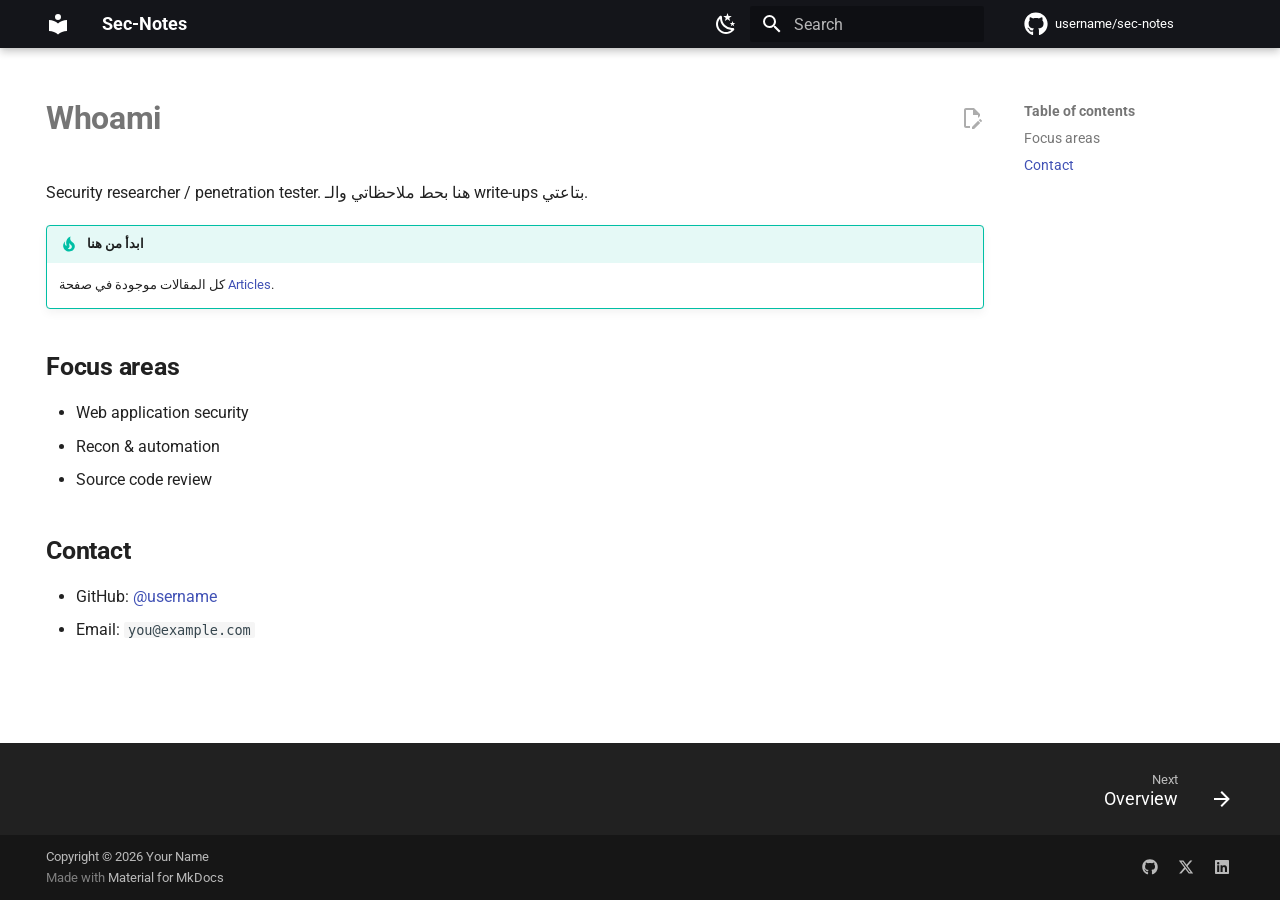
<file: index.html>
<!doctype html>
<html lang="en" class="no-js">
  <head>
    
      <meta charset="utf-8">
      <meta name="viewport" content="width=device-width,initial-scale=1">
      
        <meta name="description" content="Personal notes and write-ups on security research">
      
      
        <meta name="author" content="Your Name">
      
      
      
      
        <link rel="next" href="articles/">
      
      
        
      
      
      <link rel="icon" href="assets/images/favicon.png">
      <meta name="generator" content="mkdocs-1.6.1, mkdocs-material-9.7.7">
    
    
      
        <title>Sec-Notes</title>
      
    
    
      <link rel="stylesheet" href="assets/stylesheets/main.ec1eaa64.min.css">
      
        
        <link rel="stylesheet" href="assets/stylesheets/palette.ab4e12ef.min.css">
      
      


    
    
      
    
    
      
        
        
        <link rel="preconnect" href="https://fonts.gstatic.com" crossorigin>
        <link rel="stylesheet" href="https://fonts.googleapis.com/css?family=Roboto:300,300i,400,400i,700,700i%7CRoboto+Mono:400,400i,700,700i&display=fallback">
        <style>:root{--md-text-font:"Roboto";--md-code-font:"Roboto Mono"}</style>
      
    
    
      <link rel="stylesheet" href="stylesheets/extra.css">
    
    <script>__md_scope=new URL(".",location),__md_hash=e=>[...e].reduce(((e,_)=>(e<<5)-e+_.charCodeAt(0)),0),__md_get=(e,_=localStorage,t=__md_scope)=>JSON.parse(_.getItem(t.pathname+"."+e)),__md_set=(e,_,t=localStorage,a=__md_scope)=>{try{t.setItem(a.pathname+"."+e,JSON.stringify(_))}catch(e){}}</script>
    
      

    
    
  </head>
  
  
    
    
      
    
    
    
    
    <body dir="ltr" data-md-color-scheme="slate" data-md-color-primary="black" data-md-color-accent="lime">
  
    
    <input class="md-toggle" data-md-toggle="drawer" type="checkbox" id="__drawer" autocomplete="off">
    <input class="md-toggle" data-md-toggle="search" type="checkbox" id="__search" autocomplete="off">
    <label class="md-overlay" for="__drawer"></label>
    <div data-md-component="skip">
      
        
        <a href="#whoami" class="md-skip">
          Skip to content
        </a>
      
    </div>
    <div data-md-component="announce">
      
    </div>
    
    
      

  

<header class="md-header md-header--shadow" data-md-component="header">
  <nav class="md-header__inner md-grid" aria-label="Header">
    <a href="." title="Sec-Notes" class="md-header__button md-logo" aria-label="Sec-Notes" data-md-component="logo">
      
  
  <svg xmlns="http://www.w3.org/2000/svg" viewBox="0 0 24 24"><path d="M12 8a3 3 0 0 0 3-3 3 3 0 0 0-3-3 3 3 0 0 0-3 3 3 3 0 0 0 3 3m0 3.54C9.64 9.35 6.5 8 3 8v11c3.5 0 6.64 1.35 9 3.54 2.36-2.19 5.5-3.54 9-3.54V8c-3.5 0-6.64 1.35-9 3.54"/></svg>

    </a>
    <label class="md-header__button md-icon" for="__drawer">
      
      <svg xmlns="http://www.w3.org/2000/svg" viewBox="0 0 24 24"><path d="M3 6h18v2H3zm0 5h18v2H3zm0 5h18v2H3z"/></svg>
    </label>
    <div class="md-header__title" data-md-component="header-title">
      <div class="md-header__ellipsis">
        <div class="md-header__topic">
          <span class="md-ellipsis">
            Sec-Notes
          </span>
        </div>
        <div class="md-header__topic" data-md-component="header-topic">
          <span class="md-ellipsis">
            
              Whoami
            
          </span>
        </div>
      </div>
    </div>
    
      
        <form class="md-header__option" data-md-component="palette">
  
    
    
    
    <input class="md-option" data-md-color-media="(prefers-color-scheme: dark)" data-md-color-scheme="slate" data-md-color-primary="black" data-md-color-accent="lime"  aria-label="Switch to light mode"  type="radio" name="__palette" id="__palette_0">
    
      <label class="md-header__button md-icon" title="Switch to light mode" for="__palette_1" hidden>
        <svg xmlns="http://www.w3.org/2000/svg" viewBox="0 0 24 24"><path d="M12 7a5 5 0 0 1 5 5 5 5 0 0 1-5 5 5 5 0 0 1-5-5 5 5 0 0 1 5-5m0 2a3 3 0 0 0-3 3 3 3 0 0 0 3 3 3 3 0 0 0 3-3 3 3 0 0 0-3-3m0-7 2.39 3.42C13.65 5.15 12.84 5 12 5s-1.65.15-2.39.42zM3.34 7l4.16-.35A7.2 7.2 0 0 0 5.94 8.5c-.44.74-.69 1.5-.83 2.29zm.02 10 1.76-3.77a7.131 7.131 0 0 0 2.38 4.14zM20.65 7l-1.77 3.79a7.02 7.02 0 0 0-2.38-4.15zm-.01 10-4.14.36c.59-.51 1.12-1.14 1.54-1.86.42-.73.69-1.5.83-2.29zM12 22l-2.41-3.44c.74.27 1.55.44 2.41.44.82 0 1.63-.17 2.37-.44z"/></svg>
      </label>
    
  
    
    
    
    <input class="md-option" data-md-color-media="(prefers-color-scheme: light)" data-md-color-scheme="default" data-md-color-primary="black" data-md-color-accent="deep-orange"  aria-label="Switch to dark mode"  type="radio" name="__palette" id="__palette_1">
    
      <label class="md-header__button md-icon" title="Switch to dark mode" for="__palette_0" hidden>
        <svg xmlns="http://www.w3.org/2000/svg" viewBox="0 0 24 24"><path d="m17.75 4.09-2.53 1.94.91 3.06-2.63-1.81-2.63 1.81.91-3.06-2.53-1.94L12.44 4l1.06-3 1.06 3zm3.5 6.91-1.64 1.25.59 1.98-1.7-1.17-1.7 1.17.59-1.98L15.75 11l2.06-.05L18.5 9l.69 1.95zm-2.28 4.95c.83-.08 1.72 1.1 1.19 1.85-.32.45-.66.87-1.08 1.27C15.17 23 8.84 23 4.94 19.07c-3.91-3.9-3.91-10.24 0-14.14.4-.4.82-.76 1.27-1.08.75-.53 1.93.36 1.85 1.19-.27 2.86.69 5.83 2.89 8.02a9.96 9.96 0 0 0 8.02 2.89m-1.64 2.02a12.08 12.08 0 0 1-7.8-3.47c-2.17-2.19-3.33-5-3.49-7.82-2.81 3.14-2.7 7.96.31 10.98 3.02 3.01 7.84 3.12 10.98.31"/></svg>
      </label>
    
  
</form>
      
    
    
      <script>var palette=__md_get("__palette");if(palette&&palette.color){if("(prefers-color-scheme)"===palette.color.media){var media=matchMedia("(prefers-color-scheme: light)"),input=document.querySelector(media.matches?"[data-md-color-media='(prefers-color-scheme: light)']":"[data-md-color-media='(prefers-color-scheme: dark)']");palette.color.media=input.getAttribute("data-md-color-media"),palette.color.scheme=input.getAttribute("data-md-color-scheme"),palette.color.primary=input.getAttribute("data-md-color-primary"),palette.color.accent=input.getAttribute("data-md-color-accent")}for(var[key,value]of Object.entries(palette.color))document.body.setAttribute("data-md-color-"+key,value)}</script>
    
    
    
      
      
        <label class="md-header__button md-icon" for="__search">
          
          <svg xmlns="http://www.w3.org/2000/svg" viewBox="0 0 24 24"><path d="M9.5 3A6.5 6.5 0 0 1 16 9.5c0 1.61-.59 3.09-1.56 4.23l.27.27h.79l5 5-1.5 1.5-5-5v-.79l-.27-.27A6.52 6.52 0 0 1 9.5 16 6.5 6.5 0 0 1 3 9.5 6.5 6.5 0 0 1 9.5 3m0 2C7 5 5 7 5 9.5S7 14 9.5 14 14 12 14 9.5 12 5 9.5 5"/></svg>
        </label>
        <div class="md-search" data-md-component="search" role="dialog">
  <label class="md-search__overlay" for="__search"></label>
  <div class="md-search__inner" role="search">
    <form class="md-search__form" name="search">
      <input type="text" class="md-search__input" name="query" aria-label="Search" placeholder="Search" autocapitalize="off" autocorrect="off" autocomplete="off" spellcheck="false" data-md-component="search-query" required>
      <label class="md-search__icon md-icon" for="__search">
        
        <svg xmlns="http://www.w3.org/2000/svg" viewBox="0 0 24 24"><path d="M9.5 3A6.5 6.5 0 0 1 16 9.5c0 1.61-.59 3.09-1.56 4.23l.27.27h.79l5 5-1.5 1.5-5-5v-.79l-.27-.27A6.52 6.52 0 0 1 9.5 16 6.5 6.5 0 0 1 3 9.5 6.5 6.5 0 0 1 9.5 3m0 2C7 5 5 7 5 9.5S7 14 9.5 14 14 12 14 9.5 12 5 9.5 5"/></svg>
        
        <svg xmlns="http://www.w3.org/2000/svg" viewBox="0 0 24 24"><path d="M20 11v2H8l5.5 5.5-1.42 1.42L4.16 12l7.92-7.92L13.5 5.5 8 11z"/></svg>
      </label>
      <nav class="md-search__options" aria-label="Search">
        
        <button type="reset" class="md-search__icon md-icon" title="Clear" aria-label="Clear" tabindex="-1">
          
          <svg xmlns="http://www.w3.org/2000/svg" viewBox="0 0 24 24"><path d="M19 6.41 17.59 5 12 10.59 6.41 5 5 6.41 10.59 12 5 17.59 6.41 19 12 13.41 17.59 19 19 17.59 13.41 12z"/></svg>
        </button>
      </nav>
      
        <div class="md-search__suggest" data-md-component="search-suggest"></div>
      
    </form>
    <div class="md-search__output">
      <div class="md-search__scrollwrap" tabindex="0" data-md-scrollfix>
        <div class="md-search-result" data-md-component="search-result">
          <div class="md-search-result__meta">
            Initializing search
          </div>
          <ol class="md-search-result__list" role="presentation"></ol>
        </div>
      </div>
    </div>
  </div>
</div>
      
    
    
      <div class="md-header__source">
        <a href="https://github.com/username/sec-notes" title="Go to repository" class="md-source" data-md-component="source">
  <div class="md-source__icon md-icon">
    
    <svg xmlns="http://www.w3.org/2000/svg" viewBox="0 0 512 512"><!--! Font Awesome Free 7.1.0 by @fontawesome - https://fontawesome.com License - https://fontawesome.com/license/free (Icons: CC BY 4.0, Fonts: SIL OFL 1.1, Code: MIT License) Copyright 2025 Fonticons, Inc.--><path d="M173.9 397.4c0 2-2.3 3.6-5.2 3.6-3.3.3-5.6-1.3-5.6-3.6 0-2 2.3-3.6 5.2-3.6 3-.3 5.6 1.3 5.6 3.6m-31.1-4.5c-.7 2 1.3 4.3 4.3 4.9 2.6 1 5.6 0 6.2-2s-1.3-4.3-4.3-5.2c-2.6-.7-5.5.3-6.2 2.3m44.2-1.7c-2.9.7-4.9 2.6-4.6 4.9.3 2 2.9 3.3 5.9 2.6 2.9-.7 4.9-2.6 4.6-4.6-.3-1.9-3-3.2-5.9-2.9M252.8 8C114.1 8 8 113.3 8 252c0 110.9 69.8 205.8 169.5 239.2 12.8 2.3 17.3-5.6 17.3-12.1 0-6.2-.3-40.4-.3-61.4 0 0-70 15-84.7-29.8 0 0-11.4-29.1-27.8-36.6 0 0-22.9-15.7 1.6-15.4 0 0 24.9 2 38.6 25.8 21.9 38.6 58.6 27.5 72.9 20.9 2.3-16 8.8-27.1 16-33.7-55.9-6.2-112.3-14.3-112.3-110.5 0-27.5 7.6-41.3 23.6-58.9-2.6-6.5-11.1-33.3 2.6-67.9 20.9-6.5 69 27 69 27 20-5.6 41.5-8.5 62.8-8.5s42.8 2.9 62.8 8.5c0 0 48.1-33.6 69-27 13.7 34.7 5.2 61.4 2.6 67.9 16 17.7 25.8 31.5 25.8 58.9 0 96.5-58.9 104.2-114.8 110.5 9.2 7.9 17 22.9 17 46.4 0 33.7-.3 75.4-.3 83.6 0 6.5 4.6 14.4 17.3 12.1C436.2 457.8 504 362.9 504 252 504 113.3 391.5 8 252.8 8M105.2 352.9c-1.3 1-1 3.3.7 5.2 1.6 1.6 3.9 2.3 5.2 1 1.3-1 1-3.3-.7-5.2-1.6-1.6-3.9-2.3-5.2-1m-10.8-8.1c-.7 1.3.3 2.9 2.3 3.9 1.6 1 3.6.7 4.3-.7.7-1.3-.3-2.9-2.3-3.9-2-.6-3.6-.3-4.3.7m32.4 35.6c-1.6 1.3-1 4.3 1.3 6.2 2.3 2.3 5.2 2.6 6.5 1 1.3-1.3.7-4.3-1.3-6.2-2.2-2.3-5.2-2.6-6.5-1m-11.4-14.7c-1.6 1-1.6 3.6 0 5.9s4.3 3.3 5.6 2.3c1.6-1.3 1.6-3.9 0-6.2-1.4-2.3-4-3.3-5.6-2"/></svg>
  </div>
  <div class="md-source__repository">
    username/sec-notes
  </div>
</a>
      </div>
    
  </nav>
  
</header>
    
    <div class="md-container" data-md-component="container">
      
      
        
          
        
      
      <main class="md-main" data-md-component="main">
        <div class="md-main__inner md-grid">
          
            
              
                
              
              <div class="md-sidebar md-sidebar--primary" data-md-component="sidebar" data-md-type="navigation" hidden>
                <div class="md-sidebar__scrollwrap">
                  <div class="md-sidebar__inner">
                    



<nav class="md-nav md-nav--primary" aria-label="Navigation" data-md-level="0">
  <label class="md-nav__title" for="__drawer">
    <a href="." title="Sec-Notes" class="md-nav__button md-logo" aria-label="Sec-Notes" data-md-component="logo">
      
  
  <svg xmlns="http://www.w3.org/2000/svg" viewBox="0 0 24 24"><path d="M12 8a3 3 0 0 0 3-3 3 3 0 0 0-3-3 3 3 0 0 0-3 3 3 3 0 0 0 3 3m0 3.54C9.64 9.35 6.5 8 3 8v11c3.5 0 6.64 1.35 9 3.54 2.36-2.19 5.5-3.54 9-3.54V8c-3.5 0-6.64 1.35-9 3.54"/></svg>

    </a>
    Sec-Notes
  </label>
  
    <div class="md-nav__source">
      <a href="https://github.com/username/sec-notes" title="Go to repository" class="md-source" data-md-component="source">
  <div class="md-source__icon md-icon">
    
    <svg xmlns="http://www.w3.org/2000/svg" viewBox="0 0 512 512"><!--! Font Awesome Free 7.1.0 by @fontawesome - https://fontawesome.com License - https://fontawesome.com/license/free (Icons: CC BY 4.0, Fonts: SIL OFL 1.1, Code: MIT License) Copyright 2025 Fonticons, Inc.--><path d="M173.9 397.4c0 2-2.3 3.6-5.2 3.6-3.3.3-5.6-1.3-5.6-3.6 0-2 2.3-3.6 5.2-3.6 3-.3 5.6 1.3 5.6 3.6m-31.1-4.5c-.7 2 1.3 4.3 4.3 4.9 2.6 1 5.6 0 6.2-2s-1.3-4.3-4.3-5.2c-2.6-.7-5.5.3-6.2 2.3m44.2-1.7c-2.9.7-4.9 2.6-4.6 4.9.3 2 2.9 3.3 5.9 2.6 2.9-.7 4.9-2.6 4.6-4.6-.3-1.9-3-3.2-5.9-2.9M252.8 8C114.1 8 8 113.3 8 252c0 110.9 69.8 205.8 169.5 239.2 12.8 2.3 17.3-5.6 17.3-12.1 0-6.2-.3-40.4-.3-61.4 0 0-70 15-84.7-29.8 0 0-11.4-29.1-27.8-36.6 0 0-22.9-15.7 1.6-15.4 0 0 24.9 2 38.6 25.8 21.9 38.6 58.6 27.5 72.9 20.9 2.3-16 8.8-27.1 16-33.7-55.9-6.2-112.3-14.3-112.3-110.5 0-27.5 7.6-41.3 23.6-58.9-2.6-6.5-11.1-33.3 2.6-67.9 20.9-6.5 69 27 69 27 20-5.6 41.5-8.5 62.8-8.5s42.8 2.9 62.8 8.5c0 0 48.1-33.6 69-27 13.7 34.7 5.2 61.4 2.6 67.9 16 17.7 25.8 31.5 25.8 58.9 0 96.5-58.9 104.2-114.8 110.5 9.2 7.9 17 22.9 17 46.4 0 33.7-.3 75.4-.3 83.6 0 6.5 4.6 14.4 17.3 12.1C436.2 457.8 504 362.9 504 252 504 113.3 391.5 8 252.8 8M105.2 352.9c-1.3 1-1 3.3.7 5.2 1.6 1.6 3.9 2.3 5.2 1 1.3-1 1-3.3-.7-5.2-1.6-1.6-3.9-2.3-5.2-1m-10.8-8.1c-.7 1.3.3 2.9 2.3 3.9 1.6 1 3.6.7 4.3-.7.7-1.3-.3-2.9-2.3-3.9-2-.6-3.6-.3-4.3.7m32.4 35.6c-1.6 1.3-1 4.3 1.3 6.2 2.3 2.3 5.2 2.6 6.5 1 1.3-1.3.7-4.3-1.3-6.2-2.2-2.3-5.2-2.6-6.5-1m-11.4-14.7c-1.6 1-1.6 3.6 0 5.9s4.3 3.3 5.6 2.3c1.6-1.3 1.6-3.9 0-6.2-1.4-2.3-4-3.3-5.6-2"/></svg>
  </div>
  <div class="md-source__repository">
    username/sec-notes
  </div>
</a>
    </div>
  
  <ul class="md-nav__list" data-md-scrollfix>
    
      
      
  
  
    
  
  
  
    <li class="md-nav__item md-nav__item--active">
      
      <input class="md-nav__toggle md-toggle" type="checkbox" id="__toc">
      
      
        
      
      
        <label class="md-nav__link md-nav__link--active" for="__toc">
          
  
  
  <span class="md-ellipsis">
    
  
    Whoami
  

    
  </span>
  
  

          <span class="md-nav__icon md-icon"></span>
        </label>
      
      <a href="." class="md-nav__link md-nav__link--active">
        
  
  
  <span class="md-ellipsis">
    
  
    Whoami
  

    
  </span>
  
  

      </a>
      
        

<nav class="md-nav md-nav--secondary" aria-label="Table of contents">
  
  
  
    
  
  
    <label class="md-nav__title" for="__toc">
      <span class="md-nav__icon md-icon"></span>
      Table of contents
    </label>
    <ul class="md-nav__list" data-md-component="toc" data-md-scrollfix>
      
        <li class="md-nav__item">
  <a href="#focus-areas" class="md-nav__link">
    <span class="md-ellipsis">
      
        Focus areas
      
    </span>
  </a>
  
</li>
      
        <li class="md-nav__item">
  <a href="#contact" class="md-nav__link">
    <span class="md-ellipsis">
      
        Contact
      
    </span>
  </a>
  
</li>
      
    </ul>
  
</nav>
      
    </li>
  

    
      
      
  
  
  
  
    
    
    
    
      
        
        
      
    
    
    <li class="md-nav__item md-nav__item--section md-nav__item--nested">
      
        
        
        <input class="md-nav__toggle md-toggle " type="checkbox" id="__nav_2" >
        
          
          <label class="md-nav__link" for="__nav_2" id="__nav_2_label" tabindex="">
            
  
  
  <span class="md-ellipsis">
    
  
    Articles
  

    
  </span>
  
  

            <span class="md-nav__icon md-icon"></span>
          </label>
        
        <nav class="md-nav" data-md-level="1" aria-labelledby="__nav_2_label" aria-expanded="false">
          <label class="md-nav__title" for="__nav_2">
            <span class="md-nav__icon md-icon"></span>
            
  
    Articles
  

          </label>
          <ul class="md-nav__list" data-md-scrollfix>
            
              
                
  
  
  
  
    <li class="md-nav__item">
      <a href="articles/" class="md-nav__link">
        
  
  
  <span class="md-ellipsis">
    
  
    Overview
  

    
  </span>
  
  

      </a>
    </li>
  

              
            
              
                
  
  
  
  
    <li class="md-nav__item">
      <a href="articles/xss-notes/" class="md-nav__link">
        
  
  
  <span class="md-ellipsis">
    
  
    XSS Notes
  

    
  </span>
  
  

      </a>
    </li>
  

              
            
              
                
  
  
  
  
    <li class="md-nav__item">
      <a href="articles/recon-workflow/" class="md-nav__link">
        
  
  
  <span class="md-ellipsis">
    
  
    Recon Workflow
  

    
  </span>
  
  

      </a>
    </li>
  

              
            
          </ul>
        </nav>
      
    </li>
  

    
  </ul>
</nav>
                  </div>
                </div>
              </div>
            
            
              
                
              
              <div class="md-sidebar md-sidebar--secondary" data-md-component="sidebar" data-md-type="toc" >
                <div class="md-sidebar__scrollwrap">
                  <div class="md-sidebar__inner">
                    

<nav class="md-nav md-nav--secondary" aria-label="Table of contents">
  
  
  
    
  
  
    <label class="md-nav__title" for="__toc">
      <span class="md-nav__icon md-icon"></span>
      Table of contents
    </label>
    <ul class="md-nav__list" data-md-component="toc" data-md-scrollfix>
      
        <li class="md-nav__item">
  <a href="#focus-areas" class="md-nav__link">
    <span class="md-ellipsis">
      
        Focus areas
      
    </span>
  </a>
  
</li>
      
        <li class="md-nav__item">
  <a href="#contact" class="md-nav__link">
    <span class="md-ellipsis">
      
        Contact
      
    </span>
  </a>
  
</li>
      
    </ul>
  
</nav>
                  </div>
                </div>
              </div>
            
          
          
            <div class="md-content" data-md-component="content">
              
              <article class="md-content__inner md-typeset">
                
                  
  



  
    <a href="https://github.com/username/sec-notes/edit/main/docs/index.md" title="Edit this page" class="md-content__button md-icon" rel="edit">
      
      <svg xmlns="http://www.w3.org/2000/svg" viewBox="0 0 24 24"><path d="M10 20H6V4h7v5h5v3.1l2-2V8l-6-6H6c-1.1 0-2 .9-2 2v16c0 1.1.9 2 2 2h4zm10.2-7c.1 0 .3.1.4.2l1.3 1.3c.2.2.2.6 0 .8l-1 1-2.1-2.1 1-1c.1-.1.2-.2.4-.2m0 3.9L14.1 23H12v-2.1l6.1-6.1z"/></svg>
    </a>
  
  


<h1 id="whoami">Whoami<a class="headerlink" href="#whoami" title="Permanent link">&para;</a></h1>
<p>Security researcher / penetration tester. هنا بحط ملاحظاتي والـ write-ups بتاعتي.</p>
<div class="admonition tip">
<p class="admonition-title">ابدأ من هنا</p>
<p>كل المقالات موجودة في صفحة <a href="articles/">Articles</a>.</p>
</div>
<h2 id="focus-areas">Focus areas<a class="headerlink" href="#focus-areas" title="Permanent link">&para;</a></h2>
<ul>
<li>Web application security</li>
<li>Recon &amp; automation</li>
<li>Source code review</li>
</ul>
<h2 id="contact">Contact<a class="headerlink" href="#contact" title="Permanent link">&para;</a></h2>
<ul>
<li>GitHub: <a href="https://github.com/username">@username</a></li>
<li>Email: <code>you@example.com</code></li>
</ul>







  
  




  



                
              </article>
            </div>
          
          
<script>var target=document.getElementById(location.hash.slice(1));target&&target.name&&(target.checked=target.name.startsWith("__tabbed_"))</script>
        </div>
        
          <button type="button" class="md-top md-icon" data-md-component="top" hidden>
  
  <svg xmlns="http://www.w3.org/2000/svg" viewBox="0 0 24 24"><path d="M13 20h-2V8l-5.5 5.5-1.42-1.42L12 4.16l7.92 7.92-1.42 1.42L13 8z"/></svg>
  Back to top
</button>
        
      </main>
      
        <footer class="md-footer">
  
    
      
        
      
      <nav class="md-footer__inner md-grid" aria-label="Footer" >
        
        
          
          <a href="articles/" class="md-footer__link md-footer__link--next" aria-label="Next: Overview">
            <div class="md-footer__title">
              <span class="md-footer__direction">
                Next
              </span>
              <div class="md-ellipsis">
                Overview
              </div>
            </div>
            <div class="md-footer__button md-icon">
              
              <svg xmlns="http://www.w3.org/2000/svg" viewBox="0 0 24 24"><path d="M4 11v2h12l-5.5 5.5 1.42 1.42L19.84 12l-7.92-7.92L10.5 5.5 16 11z"/></svg>
            </div>
          </a>
        
      </nav>
    
  
  <div class="md-footer-meta md-typeset">
    <div class="md-footer-meta__inner md-grid">
      <div class="md-copyright">
  
    <div class="md-copyright__highlight">
      Copyright &copy; 2026 Your Name
    </div>
  
  
    Made with
    <a href="https://squidfunk.github.io/mkdocs-material/" target="_blank" rel="noopener">
      Material for MkDocs
    </a>
  
</div>
      
        
<div class="md-social">
  
    
    
    
    
      
      
    
    <a href="https://github.com/username" target="_blank" rel="noopener" title="github.com" class="md-social__link">
      <svg xmlns="http://www.w3.org/2000/svg" viewBox="0 0 512 512"><!--! Font Awesome Free 7.1.0 by @fontawesome - https://fontawesome.com License - https://fontawesome.com/license/free (Icons: CC BY 4.0, Fonts: SIL OFL 1.1, Code: MIT License) Copyright 2025 Fonticons, Inc.--><path d="M173.9 397.4c0 2-2.3 3.6-5.2 3.6-3.3.3-5.6-1.3-5.6-3.6 0-2 2.3-3.6 5.2-3.6 3-.3 5.6 1.3 5.6 3.6m-31.1-4.5c-.7 2 1.3 4.3 4.3 4.9 2.6 1 5.6 0 6.2-2s-1.3-4.3-4.3-5.2c-2.6-.7-5.5.3-6.2 2.3m44.2-1.7c-2.9.7-4.9 2.6-4.6 4.9.3 2 2.9 3.3 5.9 2.6 2.9-.7 4.9-2.6 4.6-4.6-.3-1.9-3-3.2-5.9-2.9M252.8 8C114.1 8 8 113.3 8 252c0 110.9 69.8 205.8 169.5 239.2 12.8 2.3 17.3-5.6 17.3-12.1 0-6.2-.3-40.4-.3-61.4 0 0-70 15-84.7-29.8 0 0-11.4-29.1-27.8-36.6 0 0-22.9-15.7 1.6-15.4 0 0 24.9 2 38.6 25.8 21.9 38.6 58.6 27.5 72.9 20.9 2.3-16 8.8-27.1 16-33.7-55.9-6.2-112.3-14.3-112.3-110.5 0-27.5 7.6-41.3 23.6-58.9-2.6-6.5-11.1-33.3 2.6-67.9 20.9-6.5 69 27 69 27 20-5.6 41.5-8.5 62.8-8.5s42.8 2.9 62.8 8.5c0 0 48.1-33.6 69-27 13.7 34.7 5.2 61.4 2.6 67.9 16 17.7 25.8 31.5 25.8 58.9 0 96.5-58.9 104.2-114.8 110.5 9.2 7.9 17 22.9 17 46.4 0 33.7-.3 75.4-.3 83.6 0 6.5 4.6 14.4 17.3 12.1C436.2 457.8 504 362.9 504 252 504 113.3 391.5 8 252.8 8M105.2 352.9c-1.3 1-1 3.3.7 5.2 1.6 1.6 3.9 2.3 5.2 1 1.3-1 1-3.3-.7-5.2-1.6-1.6-3.9-2.3-5.2-1m-10.8-8.1c-.7 1.3.3 2.9 2.3 3.9 1.6 1 3.6.7 4.3-.7.7-1.3-.3-2.9-2.3-3.9-2-.6-3.6-.3-4.3.7m32.4 35.6c-1.6 1.3-1 4.3 1.3 6.2 2.3 2.3 5.2 2.6 6.5 1 1.3-1.3.7-4.3-1.3-6.2-2.2-2.3-5.2-2.6-6.5-1m-11.4-14.7c-1.6 1-1.6 3.6 0 5.9s4.3 3.3 5.6 2.3c1.6-1.3 1.6-3.9 0-6.2-1.4-2.3-4-3.3-5.6-2"/></svg>
    </a>
  
    
    
    
    
      
      
    
    <a href="https://x.com/username" target="_blank" rel="noopener" title="x.com" class="md-social__link">
      <svg xmlns="http://www.w3.org/2000/svg" viewBox="0 0 448 512"><!--! Font Awesome Free 7.1.0 by @fontawesome - https://fontawesome.com License - https://fontawesome.com/license/free (Icons: CC BY 4.0, Fonts: SIL OFL 1.1, Code: MIT License) Copyright 2025 Fonticons, Inc.--><path d="M357.2 48h70.6L273.6 224.2 455 464H313L201.7 318.6 74.5 464H3.8l164.9-188.5L-5.2 48h145.6l100.5 132.9zm-24.8 373.8h39.1L119.1 88h-42z"/></svg>
    </a>
  
    
    
    
    
      
      
    
    <a href="https://www.linkedin.com/in/bavly-z-9b4ab4250/" target="_blank" rel="noopener" title="www.linkedin.com" class="md-social__link">
      <svg xmlns="http://www.w3.org/2000/svg" viewBox="0 0 448 512"><!--! Font Awesome Free 7.1.0 by @fontawesome - https://fontawesome.com License - https://fontawesome.com/license/free (Icons: CC BY 4.0, Fonts: SIL OFL 1.1, Code: MIT License) Copyright 2025 Fonticons, Inc.--><path d="M416 32H31.9C14.3 32 0 46.5 0 64.3v383.4C0 465.5 14.3 480 31.9 480H416c17.6 0 32-14.5 32-32.3V64.3c0-17.8-14.4-32.3-32-32.3M135.4 416H69V202.2h66.5V416zM102.2 96a38.5 38.5 0 1 1 0 77 38.5 38.5 0 1 1 0-77m282.1 320h-66.4V312c0-24.8-.5-56.7-34.5-56.7-34.6 0-39.9 27-39.9 54.9V416h-66.4V202.2h63.7v29.2h.9c8.9-16.8 30.6-34.5 62.9-34.5 67.2 0 79.7 44.3 79.7 101.9z"/></svg>
    </a>
  
</div>
      
    </div>
  </div>
</footer>
      
    </div>
    <div class="md-dialog" data-md-component="dialog">
      <div class="md-dialog__inner md-typeset"></div>
    </div>
    
    
    
      
      
      <script id="__config" type="application/json">{"annotate": null, "base": ".", "features": ["navigation.instant", "navigation.tracking", "navigation.sections", "navigation.top", "navigation.footer", "toc.follow", "search.suggest", "search.highlight", "content.code.copy", "content.action.edit"], "search": "assets/javascripts/workers/search.2c215733.min.js", "tags": null, "translations": {"clipboard.copied": "Copied to clipboard", "clipboard.copy": "Copy to clipboard", "search.result.more.one": "1 more on this page", "search.result.more.other": "# more on this page", "search.result.none": "No matching documents", "search.result.one": "1 matching document", "search.result.other": "# matching documents", "search.result.placeholder": "Type to start searching", "search.result.term.missing": "Missing", "select.version": "Select version"}, "version": null}</script>
    
    
      <script src="assets/javascripts/bundle.d7400e89.min.js"></script>
      
    
  </body>
</html>
</file>
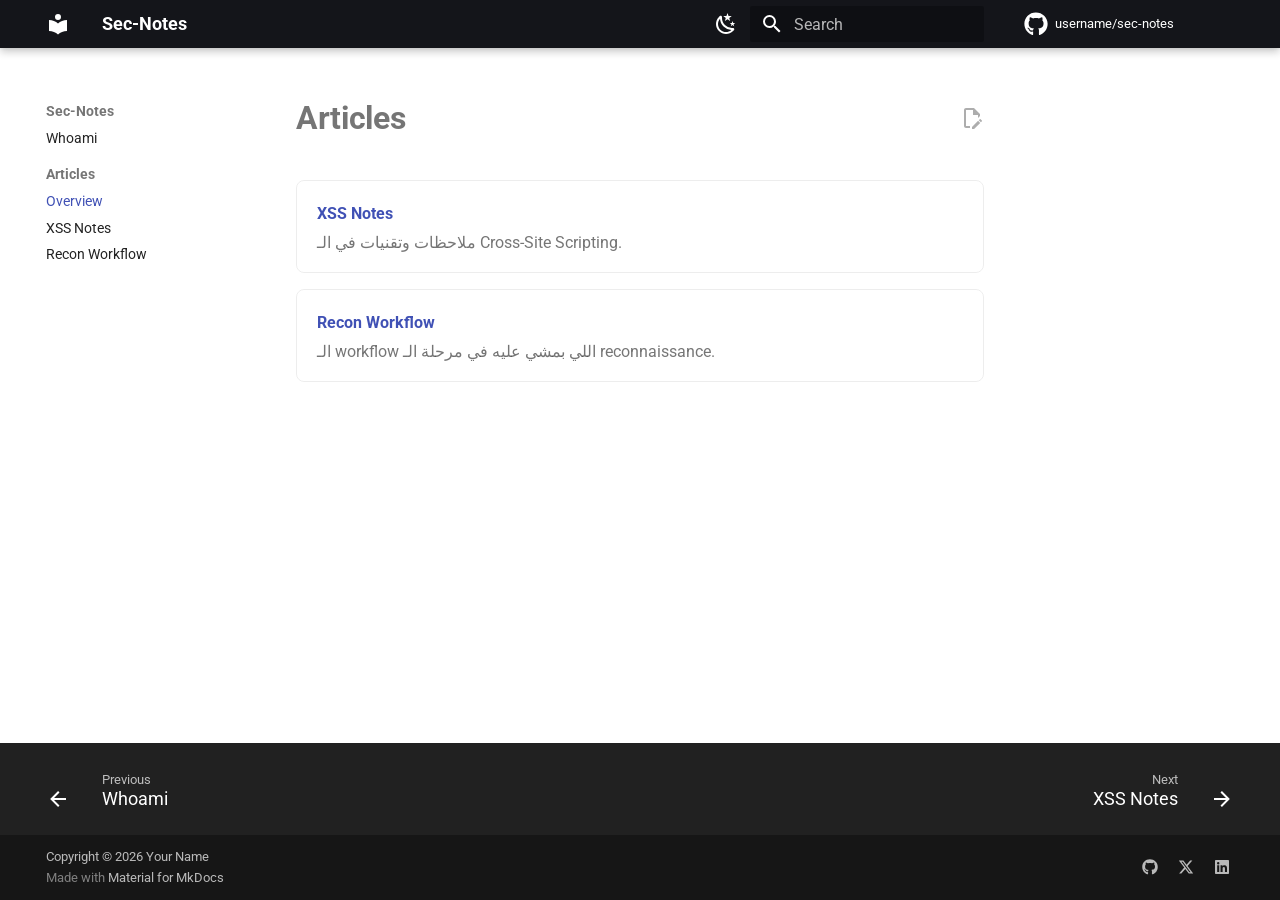
<file: articles/index.html>
<!doctype html>
<html lang="en" class="no-js">
  <head>
    
      <meta charset="utf-8">
      <meta name="viewport" content="width=device-width,initial-scale=1">
      
        <meta name="description" content="Personal notes and write-ups on security research">
      
      
        <meta name="author" content="Your Name">
      
      
      
        <link rel="prev" href="..">
      
      
        <link rel="next" href="xss-notes/">
      
      
        
      
      
      <link rel="icon" href="../assets/images/favicon.png">
      <meta name="generator" content="mkdocs-1.6.1, mkdocs-material-9.7.7">
    
    
      
        <title>Overview - Sec-Notes</title>
      
    
    
      <link rel="stylesheet" href="../assets/stylesheets/main.ec1eaa64.min.css">
      
        
        <link rel="stylesheet" href="../assets/stylesheets/palette.ab4e12ef.min.css">
      
      


    
    
      
    
    
      
        
        
        <link rel="preconnect" href="https://fonts.gstatic.com" crossorigin>
        <link rel="stylesheet" href="https://fonts.googleapis.com/css?family=Roboto:300,300i,400,400i,700,700i%7CRoboto+Mono:400,400i,700,700i&display=fallback">
        <style>:root{--md-text-font:"Roboto";--md-code-font:"Roboto Mono"}</style>
      
    
    
      <link rel="stylesheet" href="../stylesheets/extra.css">
    
    <script>__md_scope=new URL("..",location),__md_hash=e=>[...e].reduce(((e,_)=>(e<<5)-e+_.charCodeAt(0)),0),__md_get=(e,_=localStorage,t=__md_scope)=>JSON.parse(_.getItem(t.pathname+"."+e)),__md_set=(e,_,t=localStorage,a=__md_scope)=>{try{t.setItem(a.pathname+"."+e,JSON.stringify(_))}catch(e){}}</script>
    
      

    
    
  </head>
  
  
    
    
      
    
    
    
    
    <body dir="ltr" data-md-color-scheme="slate" data-md-color-primary="black" data-md-color-accent="lime">
  
    
    <input class="md-toggle" data-md-toggle="drawer" type="checkbox" id="__drawer" autocomplete="off">
    <input class="md-toggle" data-md-toggle="search" type="checkbox" id="__search" autocomplete="off">
    <label class="md-overlay" for="__drawer"></label>
    <div data-md-component="skip">
      
        
        <a href="#articles" class="md-skip">
          Skip to content
        </a>
      
    </div>
    <div data-md-component="announce">
      
    </div>
    
    
      

  

<header class="md-header md-header--shadow" data-md-component="header">
  <nav class="md-header__inner md-grid" aria-label="Header">
    <a href=".." title="Sec-Notes" class="md-header__button md-logo" aria-label="Sec-Notes" data-md-component="logo">
      
  
  <svg xmlns="http://www.w3.org/2000/svg" viewBox="0 0 24 24"><path d="M12 8a3 3 0 0 0 3-3 3 3 0 0 0-3-3 3 3 0 0 0-3 3 3 3 0 0 0 3 3m0 3.54C9.64 9.35 6.5 8 3 8v11c3.5 0 6.64 1.35 9 3.54 2.36-2.19 5.5-3.54 9-3.54V8c-3.5 0-6.64 1.35-9 3.54"/></svg>

    </a>
    <label class="md-header__button md-icon" for="__drawer">
      
      <svg xmlns="http://www.w3.org/2000/svg" viewBox="0 0 24 24"><path d="M3 6h18v2H3zm0 5h18v2H3zm0 5h18v2H3z"/></svg>
    </label>
    <div class="md-header__title" data-md-component="header-title">
      <div class="md-header__ellipsis">
        <div class="md-header__topic">
          <span class="md-ellipsis">
            Sec-Notes
          </span>
        </div>
        <div class="md-header__topic" data-md-component="header-topic">
          <span class="md-ellipsis">
            
              Overview
            
          </span>
        </div>
      </div>
    </div>
    
      
        <form class="md-header__option" data-md-component="palette">
  
    
    
    
    <input class="md-option" data-md-color-media="(prefers-color-scheme: dark)" data-md-color-scheme="slate" data-md-color-primary="black" data-md-color-accent="lime"  aria-label="Switch to light mode"  type="radio" name="__palette" id="__palette_0">
    
      <label class="md-header__button md-icon" title="Switch to light mode" for="__palette_1" hidden>
        <svg xmlns="http://www.w3.org/2000/svg" viewBox="0 0 24 24"><path d="M12 7a5 5 0 0 1 5 5 5 5 0 0 1-5 5 5 5 0 0 1-5-5 5 5 0 0 1 5-5m0 2a3 3 0 0 0-3 3 3 3 0 0 0 3 3 3 3 0 0 0 3-3 3 3 0 0 0-3-3m0-7 2.39 3.42C13.65 5.15 12.84 5 12 5s-1.65.15-2.39.42zM3.34 7l4.16-.35A7.2 7.2 0 0 0 5.94 8.5c-.44.74-.69 1.5-.83 2.29zm.02 10 1.76-3.77a7.131 7.131 0 0 0 2.38 4.14zM20.65 7l-1.77 3.79a7.02 7.02 0 0 0-2.38-4.15zm-.01 10-4.14.36c.59-.51 1.12-1.14 1.54-1.86.42-.73.69-1.5.83-2.29zM12 22l-2.41-3.44c.74.27 1.55.44 2.41.44.82 0 1.63-.17 2.37-.44z"/></svg>
      </label>
    
  
    
    
    
    <input class="md-option" data-md-color-media="(prefers-color-scheme: light)" data-md-color-scheme="default" data-md-color-primary="black" data-md-color-accent="deep-orange"  aria-label="Switch to dark mode"  type="radio" name="__palette" id="__palette_1">
    
      <label class="md-header__button md-icon" title="Switch to dark mode" for="__palette_0" hidden>
        <svg xmlns="http://www.w3.org/2000/svg" viewBox="0 0 24 24"><path d="m17.75 4.09-2.53 1.94.91 3.06-2.63-1.81-2.63 1.81.91-3.06-2.53-1.94L12.44 4l1.06-3 1.06 3zm3.5 6.91-1.64 1.25.59 1.98-1.7-1.17-1.7 1.17.59-1.98L15.75 11l2.06-.05L18.5 9l.69 1.95zm-2.28 4.95c.83-.08 1.72 1.1 1.19 1.85-.32.45-.66.87-1.08 1.27C15.17 23 8.84 23 4.94 19.07c-3.91-3.9-3.91-10.24 0-14.14.4-.4.82-.76 1.27-1.08.75-.53 1.93.36 1.85 1.19-.27 2.86.69 5.83 2.89 8.02a9.96 9.96 0 0 0 8.02 2.89m-1.64 2.02a12.08 12.08 0 0 1-7.8-3.47c-2.17-2.19-3.33-5-3.49-7.82-2.81 3.14-2.7 7.96.31 10.98 3.02 3.01 7.84 3.12 10.98.31"/></svg>
      </label>
    
  
</form>
      
    
    
      <script>var palette=__md_get("__palette");if(palette&&palette.color){if("(prefers-color-scheme)"===palette.color.media){var media=matchMedia("(prefers-color-scheme: light)"),input=document.querySelector(media.matches?"[data-md-color-media='(prefers-color-scheme: light)']":"[data-md-color-media='(prefers-color-scheme: dark)']");palette.color.media=input.getAttribute("data-md-color-media"),palette.color.scheme=input.getAttribute("data-md-color-scheme"),palette.color.primary=input.getAttribute("data-md-color-primary"),palette.color.accent=input.getAttribute("data-md-color-accent")}for(var[key,value]of Object.entries(palette.color))document.body.setAttribute("data-md-color-"+key,value)}</script>
    
    
    
      
      
        <label class="md-header__button md-icon" for="__search">
          
          <svg xmlns="http://www.w3.org/2000/svg" viewBox="0 0 24 24"><path d="M9.5 3A6.5 6.5 0 0 1 16 9.5c0 1.61-.59 3.09-1.56 4.23l.27.27h.79l5 5-1.5 1.5-5-5v-.79l-.27-.27A6.52 6.52 0 0 1 9.5 16 6.5 6.5 0 0 1 3 9.5 6.5 6.5 0 0 1 9.5 3m0 2C7 5 5 7 5 9.5S7 14 9.5 14 14 12 14 9.5 12 5 9.5 5"/></svg>
        </label>
        <div class="md-search" data-md-component="search" role="dialog">
  <label class="md-search__overlay" for="__search"></label>
  <div class="md-search__inner" role="search">
    <form class="md-search__form" name="search">
      <input type="text" class="md-search__input" name="query" aria-label="Search" placeholder="Search" autocapitalize="off" autocorrect="off" autocomplete="off" spellcheck="false" data-md-component="search-query" required>
      <label class="md-search__icon md-icon" for="__search">
        
        <svg xmlns="http://www.w3.org/2000/svg" viewBox="0 0 24 24"><path d="M9.5 3A6.5 6.5 0 0 1 16 9.5c0 1.61-.59 3.09-1.56 4.23l.27.27h.79l5 5-1.5 1.5-5-5v-.79l-.27-.27A6.52 6.52 0 0 1 9.5 16 6.5 6.5 0 0 1 3 9.5 6.5 6.5 0 0 1 9.5 3m0 2C7 5 5 7 5 9.5S7 14 9.5 14 14 12 14 9.5 12 5 9.5 5"/></svg>
        
        <svg xmlns="http://www.w3.org/2000/svg" viewBox="0 0 24 24"><path d="M20 11v2H8l5.5 5.5-1.42 1.42L4.16 12l7.92-7.92L13.5 5.5 8 11z"/></svg>
      </label>
      <nav class="md-search__options" aria-label="Search">
        
        <button type="reset" class="md-search__icon md-icon" title="Clear" aria-label="Clear" tabindex="-1">
          
          <svg xmlns="http://www.w3.org/2000/svg" viewBox="0 0 24 24"><path d="M19 6.41 17.59 5 12 10.59 6.41 5 5 6.41 10.59 12 5 17.59 6.41 19 12 13.41 17.59 19 19 17.59 13.41 12z"/></svg>
        </button>
      </nav>
      
        <div class="md-search__suggest" data-md-component="search-suggest"></div>
      
    </form>
    <div class="md-search__output">
      <div class="md-search__scrollwrap" tabindex="0" data-md-scrollfix>
        <div class="md-search-result" data-md-component="search-result">
          <div class="md-search-result__meta">
            Initializing search
          </div>
          <ol class="md-search-result__list" role="presentation"></ol>
        </div>
      </div>
    </div>
  </div>
</div>
      
    
    
      <div class="md-header__source">
        <a href="https://github.com/username/sec-notes" title="Go to repository" class="md-source" data-md-component="source">
  <div class="md-source__icon md-icon">
    
    <svg xmlns="http://www.w3.org/2000/svg" viewBox="0 0 512 512"><!--! Font Awesome Free 7.1.0 by @fontawesome - https://fontawesome.com License - https://fontawesome.com/license/free (Icons: CC BY 4.0, Fonts: SIL OFL 1.1, Code: MIT License) Copyright 2025 Fonticons, Inc.--><path d="M173.9 397.4c0 2-2.3 3.6-5.2 3.6-3.3.3-5.6-1.3-5.6-3.6 0-2 2.3-3.6 5.2-3.6 3-.3 5.6 1.3 5.6 3.6m-31.1-4.5c-.7 2 1.3 4.3 4.3 4.9 2.6 1 5.6 0 6.2-2s-1.3-4.3-4.3-5.2c-2.6-.7-5.5.3-6.2 2.3m44.2-1.7c-2.9.7-4.9 2.6-4.6 4.9.3 2 2.9 3.3 5.9 2.6 2.9-.7 4.9-2.6 4.6-4.6-.3-1.9-3-3.2-5.9-2.9M252.8 8C114.1 8 8 113.3 8 252c0 110.9 69.8 205.8 169.5 239.2 12.8 2.3 17.3-5.6 17.3-12.1 0-6.2-.3-40.4-.3-61.4 0 0-70 15-84.7-29.8 0 0-11.4-29.1-27.8-36.6 0 0-22.9-15.7 1.6-15.4 0 0 24.9 2 38.6 25.8 21.9 38.6 58.6 27.5 72.9 20.9 2.3-16 8.8-27.1 16-33.7-55.9-6.2-112.3-14.3-112.3-110.5 0-27.5 7.6-41.3 23.6-58.9-2.6-6.5-11.1-33.3 2.6-67.9 20.9-6.5 69 27 69 27 20-5.6 41.5-8.5 62.8-8.5s42.8 2.9 62.8 8.5c0 0 48.1-33.6 69-27 13.7 34.7 5.2 61.4 2.6 67.9 16 17.7 25.8 31.5 25.8 58.9 0 96.5-58.9 104.2-114.8 110.5 9.2 7.9 17 22.9 17 46.4 0 33.7-.3 75.4-.3 83.6 0 6.5 4.6 14.4 17.3 12.1C436.2 457.8 504 362.9 504 252 504 113.3 391.5 8 252.8 8M105.2 352.9c-1.3 1-1 3.3.7 5.2 1.6 1.6 3.9 2.3 5.2 1 1.3-1 1-3.3-.7-5.2-1.6-1.6-3.9-2.3-5.2-1m-10.8-8.1c-.7 1.3.3 2.9 2.3 3.9 1.6 1 3.6.7 4.3-.7.7-1.3-.3-2.9-2.3-3.9-2-.6-3.6-.3-4.3.7m32.4 35.6c-1.6 1.3-1 4.3 1.3 6.2 2.3 2.3 5.2 2.6 6.5 1 1.3-1.3.7-4.3-1.3-6.2-2.2-2.3-5.2-2.6-6.5-1m-11.4-14.7c-1.6 1-1.6 3.6 0 5.9s4.3 3.3 5.6 2.3c1.6-1.3 1.6-3.9 0-6.2-1.4-2.3-4-3.3-5.6-2"/></svg>
  </div>
  <div class="md-source__repository">
    username/sec-notes
  </div>
</a>
      </div>
    
  </nav>
  
</header>
    
    <div class="md-container" data-md-component="container">
      
      
        
          
        
      
      <main class="md-main" data-md-component="main">
        <div class="md-main__inner md-grid">
          
            
              
              <div class="md-sidebar md-sidebar--primary" data-md-component="sidebar" data-md-type="navigation" >
                <div class="md-sidebar__scrollwrap">
                  <div class="md-sidebar__inner">
                    



<nav class="md-nav md-nav--primary" aria-label="Navigation" data-md-level="0">
  <label class="md-nav__title" for="__drawer">
    <a href=".." title="Sec-Notes" class="md-nav__button md-logo" aria-label="Sec-Notes" data-md-component="logo">
      
  
  <svg xmlns="http://www.w3.org/2000/svg" viewBox="0 0 24 24"><path d="M12 8a3 3 0 0 0 3-3 3 3 0 0 0-3-3 3 3 0 0 0-3 3 3 3 0 0 0 3 3m0 3.54C9.64 9.35 6.5 8 3 8v11c3.5 0 6.64 1.35 9 3.54 2.36-2.19 5.5-3.54 9-3.54V8c-3.5 0-6.64 1.35-9 3.54"/></svg>

    </a>
    Sec-Notes
  </label>
  
    <div class="md-nav__source">
      <a href="https://github.com/username/sec-notes" title="Go to repository" class="md-source" data-md-component="source">
  <div class="md-source__icon md-icon">
    
    <svg xmlns="http://www.w3.org/2000/svg" viewBox="0 0 512 512"><!--! Font Awesome Free 7.1.0 by @fontawesome - https://fontawesome.com License - https://fontawesome.com/license/free (Icons: CC BY 4.0, Fonts: SIL OFL 1.1, Code: MIT License) Copyright 2025 Fonticons, Inc.--><path d="M173.9 397.4c0 2-2.3 3.6-5.2 3.6-3.3.3-5.6-1.3-5.6-3.6 0-2 2.3-3.6 5.2-3.6 3-.3 5.6 1.3 5.6 3.6m-31.1-4.5c-.7 2 1.3 4.3 4.3 4.9 2.6 1 5.6 0 6.2-2s-1.3-4.3-4.3-5.2c-2.6-.7-5.5.3-6.2 2.3m44.2-1.7c-2.9.7-4.9 2.6-4.6 4.9.3 2 2.9 3.3 5.9 2.6 2.9-.7 4.9-2.6 4.6-4.6-.3-1.9-3-3.2-5.9-2.9M252.8 8C114.1 8 8 113.3 8 252c0 110.9 69.8 205.8 169.5 239.2 12.8 2.3 17.3-5.6 17.3-12.1 0-6.2-.3-40.4-.3-61.4 0 0-70 15-84.7-29.8 0 0-11.4-29.1-27.8-36.6 0 0-22.9-15.7 1.6-15.4 0 0 24.9 2 38.6 25.8 21.9 38.6 58.6 27.5 72.9 20.9 2.3-16 8.8-27.1 16-33.7-55.9-6.2-112.3-14.3-112.3-110.5 0-27.5 7.6-41.3 23.6-58.9-2.6-6.5-11.1-33.3 2.6-67.9 20.9-6.5 69 27 69 27 20-5.6 41.5-8.5 62.8-8.5s42.8 2.9 62.8 8.5c0 0 48.1-33.6 69-27 13.7 34.7 5.2 61.4 2.6 67.9 16 17.7 25.8 31.5 25.8 58.9 0 96.5-58.9 104.2-114.8 110.5 9.2 7.9 17 22.9 17 46.4 0 33.7-.3 75.4-.3 83.6 0 6.5 4.6 14.4 17.3 12.1C436.2 457.8 504 362.9 504 252 504 113.3 391.5 8 252.8 8M105.2 352.9c-1.3 1-1 3.3.7 5.2 1.6 1.6 3.9 2.3 5.2 1 1.3-1 1-3.3-.7-5.2-1.6-1.6-3.9-2.3-5.2-1m-10.8-8.1c-.7 1.3.3 2.9 2.3 3.9 1.6 1 3.6.7 4.3-.7.7-1.3-.3-2.9-2.3-3.9-2-.6-3.6-.3-4.3.7m32.4 35.6c-1.6 1.3-1 4.3 1.3 6.2 2.3 2.3 5.2 2.6 6.5 1 1.3-1.3.7-4.3-1.3-6.2-2.2-2.3-5.2-2.6-6.5-1m-11.4-14.7c-1.6 1-1.6 3.6 0 5.9s4.3 3.3 5.6 2.3c1.6-1.3 1.6-3.9 0-6.2-1.4-2.3-4-3.3-5.6-2"/></svg>
  </div>
  <div class="md-source__repository">
    username/sec-notes
  </div>
</a>
    </div>
  
  <ul class="md-nav__list" data-md-scrollfix>
    
      
      
  
  
  
  
    <li class="md-nav__item">
      <a href=".." class="md-nav__link">
        
  
  
  <span class="md-ellipsis">
    
  
    Whoami
  

    
  </span>
  
  

      </a>
    </li>
  

    
      
      
  
  
    
  
  
  
    
    
    
    
      
        
        
      
    
    
    <li class="md-nav__item md-nav__item--active md-nav__item--section md-nav__item--nested">
      
        
        
        <input class="md-nav__toggle md-toggle " type="checkbox" id="__nav_2" checked>
        
          
          <label class="md-nav__link" for="__nav_2" id="__nav_2_label" tabindex="">
            
  
  
  <span class="md-ellipsis">
    
  
    Articles
  

    
  </span>
  
  

            <span class="md-nav__icon md-icon"></span>
          </label>
        
        <nav class="md-nav" data-md-level="1" aria-labelledby="__nav_2_label" aria-expanded="true">
          <label class="md-nav__title" for="__nav_2">
            <span class="md-nav__icon md-icon"></span>
            
  
    Articles
  

          </label>
          <ul class="md-nav__list" data-md-scrollfix>
            
              
                
  
  
    
  
  
  
    <li class="md-nav__item md-nav__item--active">
      
      <input class="md-nav__toggle md-toggle" type="checkbox" id="__toc">
      
      
        
      
      
      <a href="./" class="md-nav__link md-nav__link--active">
        
  
  
  <span class="md-ellipsis">
    
  
    Overview
  

    
  </span>
  
  

      </a>
      
    </li>
  

              
            
              
                
  
  
  
  
    <li class="md-nav__item">
      <a href="xss-notes/" class="md-nav__link">
        
  
  
  <span class="md-ellipsis">
    
  
    XSS Notes
  

    
  </span>
  
  

      </a>
    </li>
  

              
            
              
                
  
  
  
  
    <li class="md-nav__item">
      <a href="recon-workflow/" class="md-nav__link">
        
  
  
  <span class="md-ellipsis">
    
  
    Recon Workflow
  

    
  </span>
  
  

      </a>
    </li>
  

              
            
          </ul>
        </nav>
      
    </li>
  

    
  </ul>
</nav>
                  </div>
                </div>
              </div>
            
            
              
              <div class="md-sidebar md-sidebar--secondary" data-md-component="sidebar" data-md-type="toc" >
                <div class="md-sidebar__scrollwrap">
                  <div class="md-sidebar__inner">
                    

<nav class="md-nav md-nav--secondary" aria-label="Table of contents">
  
  
  
    
  
  
</nav>
                  </div>
                </div>
              </div>
            
          
          
            <div class="md-content" data-md-component="content">
              
              <article class="md-content__inner md-typeset">
                
                  


  
    <a href="https://github.com/username/sec-notes/edit/main/docs/articles/index.md" title="Edit this page" class="md-content__button md-icon" rel="edit">
      
      <svg xmlns="http://www.w3.org/2000/svg" viewBox="0 0 24 24"><path d="M10 20H6V4h7v5h5v3.1l2-2V8l-6-6H6c-1.1 0-2 .9-2 2v16c0 1.1.9 2 2 2h4zm10.2-7c.1 0 .3.1.4.2l1.3 1.3c.2.2.2.6 0 .8l-1 1-2.1-2.1 1-1c.1-.1.2-.2.4-.2m0 3.9L14.1 23H12v-2.1l6.1-6.1z"/></svg>
    </a>
  
  


<h1 id="articles">Articles<a class="headerlink" href="#articles" title="Permanent link">&para;</a></h1>
<div class="article-card">
<p><a href="xss-notes/"><strong>XSS Notes</strong></a></p>
<p>ملاحظات وتقنيات في الـ Cross-Site Scripting.</p>
</div>
<div class="article-card">
<p><a href="recon-workflow/"><strong>Recon Workflow</strong></a></p>
<p>الـ workflow اللي بمشي عليه في مرحلة الـ reconnaissance.</p>
</div>












                
              </article>
            </div>
          
          
<script>var target=document.getElementById(location.hash.slice(1));target&&target.name&&(target.checked=target.name.startsWith("__tabbed_"))</script>
        </div>
        
          <button type="button" class="md-top md-icon" data-md-component="top" hidden>
  
  <svg xmlns="http://www.w3.org/2000/svg" viewBox="0 0 24 24"><path d="M13 20h-2V8l-5.5 5.5-1.42-1.42L12 4.16l7.92 7.92-1.42 1.42L13 8z"/></svg>
  Back to top
</button>
        
      </main>
      
        <footer class="md-footer">
  
    
      
      <nav class="md-footer__inner md-grid" aria-label="Footer" >
        
          
          <a href=".." class="md-footer__link md-footer__link--prev" aria-label="Previous: Whoami">
            <div class="md-footer__button md-icon">
              
              <svg xmlns="http://www.w3.org/2000/svg" viewBox="0 0 24 24"><path d="M20 11v2H8l5.5 5.5-1.42 1.42L4.16 12l7.92-7.92L13.5 5.5 8 11z"/></svg>
            </div>
            <div class="md-footer__title">
              <span class="md-footer__direction">
                Previous
              </span>
              <div class="md-ellipsis">
                Whoami
              </div>
            </div>
          </a>
        
        
          
          <a href="xss-notes/" class="md-footer__link md-footer__link--next" aria-label="Next: XSS Notes">
            <div class="md-footer__title">
              <span class="md-footer__direction">
                Next
              </span>
              <div class="md-ellipsis">
                XSS Notes
              </div>
            </div>
            <div class="md-footer__button md-icon">
              
              <svg xmlns="http://www.w3.org/2000/svg" viewBox="0 0 24 24"><path d="M4 11v2h12l-5.5 5.5 1.42 1.42L19.84 12l-7.92-7.92L10.5 5.5 16 11z"/></svg>
            </div>
          </a>
        
      </nav>
    
  
  <div class="md-footer-meta md-typeset">
    <div class="md-footer-meta__inner md-grid">
      <div class="md-copyright">
  
    <div class="md-copyright__highlight">
      Copyright &copy; 2026 Your Name
    </div>
  
  
    Made with
    <a href="https://squidfunk.github.io/mkdocs-material/" target="_blank" rel="noopener">
      Material for MkDocs
    </a>
  
</div>
      
        
<div class="md-social">
  
    
    
    
    
      
      
    
    <a href="https://github.com/username" target="_blank" rel="noopener" title="github.com" class="md-social__link">
      <svg xmlns="http://www.w3.org/2000/svg" viewBox="0 0 512 512"><!--! Font Awesome Free 7.1.0 by @fontawesome - https://fontawesome.com License - https://fontawesome.com/license/free (Icons: CC BY 4.0, Fonts: SIL OFL 1.1, Code: MIT License) Copyright 2025 Fonticons, Inc.--><path d="M173.9 397.4c0 2-2.3 3.6-5.2 3.6-3.3.3-5.6-1.3-5.6-3.6 0-2 2.3-3.6 5.2-3.6 3-.3 5.6 1.3 5.6 3.6m-31.1-4.5c-.7 2 1.3 4.3 4.3 4.9 2.6 1 5.6 0 6.2-2s-1.3-4.3-4.3-5.2c-2.6-.7-5.5.3-6.2 2.3m44.2-1.7c-2.9.7-4.9 2.6-4.6 4.9.3 2 2.9 3.3 5.9 2.6 2.9-.7 4.9-2.6 4.6-4.6-.3-1.9-3-3.2-5.9-2.9M252.8 8C114.1 8 8 113.3 8 252c0 110.9 69.8 205.8 169.5 239.2 12.8 2.3 17.3-5.6 17.3-12.1 0-6.2-.3-40.4-.3-61.4 0 0-70 15-84.7-29.8 0 0-11.4-29.1-27.8-36.6 0 0-22.9-15.7 1.6-15.4 0 0 24.9 2 38.6 25.8 21.9 38.6 58.6 27.5 72.9 20.9 2.3-16 8.8-27.1 16-33.7-55.9-6.2-112.3-14.3-112.3-110.5 0-27.5 7.6-41.3 23.6-58.9-2.6-6.5-11.1-33.3 2.6-67.9 20.9-6.5 69 27 69 27 20-5.6 41.5-8.5 62.8-8.5s42.8 2.9 62.8 8.5c0 0 48.1-33.6 69-27 13.7 34.7 5.2 61.4 2.6 67.9 16 17.7 25.8 31.5 25.8 58.9 0 96.5-58.9 104.2-114.8 110.5 9.2 7.9 17 22.9 17 46.4 0 33.7-.3 75.4-.3 83.6 0 6.5 4.6 14.4 17.3 12.1C436.2 457.8 504 362.9 504 252 504 113.3 391.5 8 252.8 8M105.2 352.9c-1.3 1-1 3.3.7 5.2 1.6 1.6 3.9 2.3 5.2 1 1.3-1 1-3.3-.7-5.2-1.6-1.6-3.9-2.3-5.2-1m-10.8-8.1c-.7 1.3.3 2.9 2.3 3.9 1.6 1 3.6.7 4.3-.7.7-1.3-.3-2.9-2.3-3.9-2-.6-3.6-.3-4.3.7m32.4 35.6c-1.6 1.3-1 4.3 1.3 6.2 2.3 2.3 5.2 2.6 6.5 1 1.3-1.3.7-4.3-1.3-6.2-2.2-2.3-5.2-2.6-6.5-1m-11.4-14.7c-1.6 1-1.6 3.6 0 5.9s4.3 3.3 5.6 2.3c1.6-1.3 1.6-3.9 0-6.2-1.4-2.3-4-3.3-5.6-2"/></svg>
    </a>
  
    
    
    
    
      
      
    
    <a href="https://x.com/username" target="_blank" rel="noopener" title="x.com" class="md-social__link">
      <svg xmlns="http://www.w3.org/2000/svg" viewBox="0 0 448 512"><!--! Font Awesome Free 7.1.0 by @fontawesome - https://fontawesome.com License - https://fontawesome.com/license/free (Icons: CC BY 4.0, Fonts: SIL OFL 1.1, Code: MIT License) Copyright 2025 Fonticons, Inc.--><path d="M357.2 48h70.6L273.6 224.2 455 464H313L201.7 318.6 74.5 464H3.8l164.9-188.5L-5.2 48h145.6l100.5 132.9zm-24.8 373.8h39.1L119.1 88h-42z"/></svg>
    </a>
  
    
    
    
    
      
      
    
    <a href="https://www.linkedin.com/in/bavly-z-9b4ab4250/" target="_blank" rel="noopener" title="www.linkedin.com" class="md-social__link">
      <svg xmlns="http://www.w3.org/2000/svg" viewBox="0 0 448 512"><!--! Font Awesome Free 7.1.0 by @fontawesome - https://fontawesome.com License - https://fontawesome.com/license/free (Icons: CC BY 4.0, Fonts: SIL OFL 1.1, Code: MIT License) Copyright 2025 Fonticons, Inc.--><path d="M416 32H31.9C14.3 32 0 46.5 0 64.3v383.4C0 465.5 14.3 480 31.9 480H416c17.6 0 32-14.5 32-32.3V64.3c0-17.8-14.4-32.3-32-32.3M135.4 416H69V202.2h66.5V416zM102.2 96a38.5 38.5 0 1 1 0 77 38.5 38.5 0 1 1 0-77m282.1 320h-66.4V312c0-24.8-.5-56.7-34.5-56.7-34.6 0-39.9 27-39.9 54.9V416h-66.4V202.2h63.7v29.2h.9c8.9-16.8 30.6-34.5 62.9-34.5 67.2 0 79.7 44.3 79.7 101.9z"/></svg>
    </a>
  
</div>
      
    </div>
  </div>
</footer>
      
    </div>
    <div class="md-dialog" data-md-component="dialog">
      <div class="md-dialog__inner md-typeset"></div>
    </div>
    
    
    
      
      
      <script id="__config" type="application/json">{"annotate": null, "base": "..", "features": ["navigation.instant", "navigation.tracking", "navigation.sections", "navigation.top", "navigation.footer", "toc.follow", "search.suggest", "search.highlight", "content.code.copy", "content.action.edit"], "search": "../assets/javascripts/workers/search.2c215733.min.js", "tags": null, "translations": {"clipboard.copied": "Copied to clipboard", "clipboard.copy": "Copy to clipboard", "search.result.more.one": "1 more on this page", "search.result.more.other": "# more on this page", "search.result.none": "No matching documents", "search.result.one": "1 matching document", "search.result.other": "# matching documents", "search.result.placeholder": "Type to start searching", "search.result.term.missing": "Missing", "select.version": "Select version"}, "version": null}</script>
    
    
      <script src="../assets/javascripts/bundle.d7400e89.min.js"></script>
      
    
  </body>
</html>
</file>
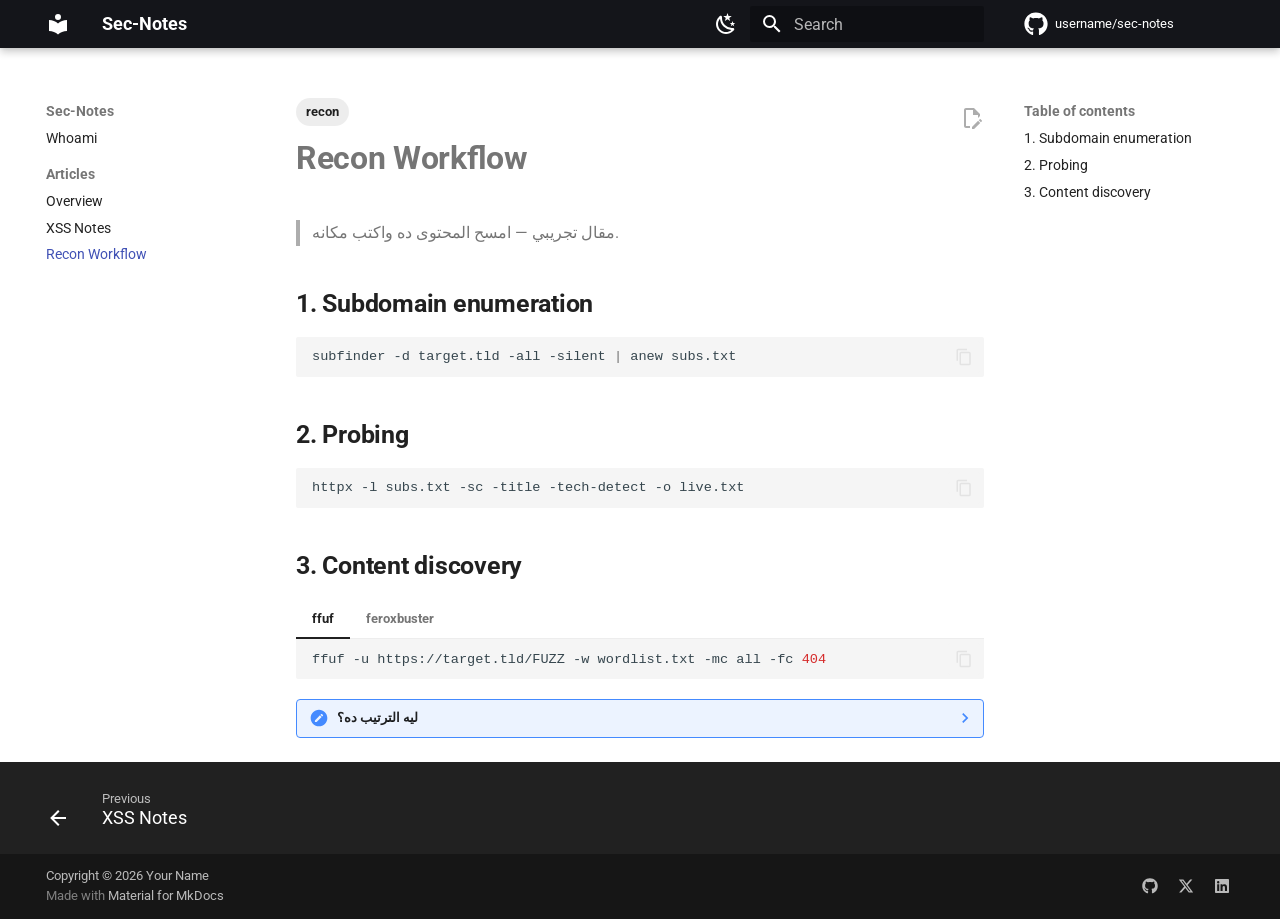
<file: articles/recon-workflow/index.html>
<!doctype html>
<html lang="en" class="no-js">
  <head>
    
      <meta charset="utf-8">
      <meta name="viewport" content="width=device-width,initial-scale=1">
      
        <meta name="description" content="Personal notes and write-ups on security research">
      
      
        <meta name="author" content="Your Name">
      
      
      
        <link rel="prev" href="../xss-notes/">
      
      
      
        
      
      
      <link rel="icon" href="../../assets/images/favicon.png">
      <meta name="generator" content="mkdocs-1.6.1, mkdocs-material-9.7.7">
    
    
      
        <title>Recon Workflow - Sec-Notes</title>
      
    
    
      <link rel="stylesheet" href="../../assets/stylesheets/main.ec1eaa64.min.css">
      
        
        <link rel="stylesheet" href="../../assets/stylesheets/palette.ab4e12ef.min.css">
      
      


    
    
      
    
    
      
        
        
        <link rel="preconnect" href="https://fonts.gstatic.com" crossorigin>
        <link rel="stylesheet" href="https://fonts.googleapis.com/css?family=Roboto:300,300i,400,400i,700,700i%7CRoboto+Mono:400,400i,700,700i&display=fallback">
        <style>:root{--md-text-font:"Roboto";--md-code-font:"Roboto Mono"}</style>
      
    
    
      <link rel="stylesheet" href="../../stylesheets/extra.css">
    
    <script>__md_scope=new URL("../..",location),__md_hash=e=>[...e].reduce(((e,_)=>(e<<5)-e+_.charCodeAt(0)),0),__md_get=(e,_=localStorage,t=__md_scope)=>JSON.parse(_.getItem(t.pathname+"."+e)),__md_set=(e,_,t=localStorage,a=__md_scope)=>{try{t.setItem(a.pathname+"."+e,JSON.stringify(_))}catch(e){}}</script>
    
      

    
    
  </head>
  
  
    
    
      
    
    
    
    
    <body dir="ltr" data-md-color-scheme="slate" data-md-color-primary="black" data-md-color-accent="lime">
  
    
    <input class="md-toggle" data-md-toggle="drawer" type="checkbox" id="__drawer" autocomplete="off">
    <input class="md-toggle" data-md-toggle="search" type="checkbox" id="__search" autocomplete="off">
    <label class="md-overlay" for="__drawer"></label>
    <div data-md-component="skip">
      
        
        <a href="#recon-workflow" class="md-skip">
          Skip to content
        </a>
      
    </div>
    <div data-md-component="announce">
      
    </div>
    
    
      

  

<header class="md-header md-header--shadow" data-md-component="header">
  <nav class="md-header__inner md-grid" aria-label="Header">
    <a href="../.." title="Sec-Notes" class="md-header__button md-logo" aria-label="Sec-Notes" data-md-component="logo">
      
  
  <svg xmlns="http://www.w3.org/2000/svg" viewBox="0 0 24 24"><path d="M12 8a3 3 0 0 0 3-3 3 3 0 0 0-3-3 3 3 0 0 0-3 3 3 3 0 0 0 3 3m0 3.54C9.64 9.35 6.5 8 3 8v11c3.5 0 6.64 1.35 9 3.54 2.36-2.19 5.5-3.54 9-3.54V8c-3.5 0-6.64 1.35-9 3.54"/></svg>

    </a>
    <label class="md-header__button md-icon" for="__drawer">
      
      <svg xmlns="http://www.w3.org/2000/svg" viewBox="0 0 24 24"><path d="M3 6h18v2H3zm0 5h18v2H3zm0 5h18v2H3z"/></svg>
    </label>
    <div class="md-header__title" data-md-component="header-title">
      <div class="md-header__ellipsis">
        <div class="md-header__topic">
          <span class="md-ellipsis">
            Sec-Notes
          </span>
        </div>
        <div class="md-header__topic" data-md-component="header-topic">
          <span class="md-ellipsis">
            
              Recon Workflow
            
          </span>
        </div>
      </div>
    </div>
    
      
        <form class="md-header__option" data-md-component="palette">
  
    
    
    
    <input class="md-option" data-md-color-media="(prefers-color-scheme: dark)" data-md-color-scheme="slate" data-md-color-primary="black" data-md-color-accent="lime"  aria-label="Switch to light mode"  type="radio" name="__palette" id="__palette_0">
    
      <label class="md-header__button md-icon" title="Switch to light mode" for="__palette_1" hidden>
        <svg xmlns="http://www.w3.org/2000/svg" viewBox="0 0 24 24"><path d="M12 7a5 5 0 0 1 5 5 5 5 0 0 1-5 5 5 5 0 0 1-5-5 5 5 0 0 1 5-5m0 2a3 3 0 0 0-3 3 3 3 0 0 0 3 3 3 3 0 0 0 3-3 3 3 0 0 0-3-3m0-7 2.39 3.42C13.65 5.15 12.84 5 12 5s-1.65.15-2.39.42zM3.34 7l4.16-.35A7.2 7.2 0 0 0 5.94 8.5c-.44.74-.69 1.5-.83 2.29zm.02 10 1.76-3.77a7.131 7.131 0 0 0 2.38 4.14zM20.65 7l-1.77 3.79a7.02 7.02 0 0 0-2.38-4.15zm-.01 10-4.14.36c.59-.51 1.12-1.14 1.54-1.86.42-.73.69-1.5.83-2.29zM12 22l-2.41-3.44c.74.27 1.55.44 2.41.44.82 0 1.63-.17 2.37-.44z"/></svg>
      </label>
    
  
    
    
    
    <input class="md-option" data-md-color-media="(prefers-color-scheme: light)" data-md-color-scheme="default" data-md-color-primary="black" data-md-color-accent="deep-orange"  aria-label="Switch to dark mode"  type="radio" name="__palette" id="__palette_1">
    
      <label class="md-header__button md-icon" title="Switch to dark mode" for="__palette_0" hidden>
        <svg xmlns="http://www.w3.org/2000/svg" viewBox="0 0 24 24"><path d="m17.75 4.09-2.53 1.94.91 3.06-2.63-1.81-2.63 1.81.91-3.06-2.53-1.94L12.44 4l1.06-3 1.06 3zm3.5 6.91-1.64 1.25.59 1.98-1.7-1.17-1.7 1.17.59-1.98L15.75 11l2.06-.05L18.5 9l.69 1.95zm-2.28 4.95c.83-.08 1.72 1.1 1.19 1.85-.32.45-.66.87-1.08 1.27C15.17 23 8.84 23 4.94 19.07c-3.91-3.9-3.91-10.24 0-14.14.4-.4.82-.76 1.27-1.08.75-.53 1.93.36 1.85 1.19-.27 2.86.69 5.83 2.89 8.02a9.96 9.96 0 0 0 8.02 2.89m-1.64 2.02a12.08 12.08 0 0 1-7.8-3.47c-2.17-2.19-3.33-5-3.49-7.82-2.81 3.14-2.7 7.96.31 10.98 3.02 3.01 7.84 3.12 10.98.31"/></svg>
      </label>
    
  
</form>
      
    
    
      <script>var palette=__md_get("__palette");if(palette&&palette.color){if("(prefers-color-scheme)"===palette.color.media){var media=matchMedia("(prefers-color-scheme: light)"),input=document.querySelector(media.matches?"[data-md-color-media='(prefers-color-scheme: light)']":"[data-md-color-media='(prefers-color-scheme: dark)']");palette.color.media=input.getAttribute("data-md-color-media"),palette.color.scheme=input.getAttribute("data-md-color-scheme"),palette.color.primary=input.getAttribute("data-md-color-primary"),palette.color.accent=input.getAttribute("data-md-color-accent")}for(var[key,value]of Object.entries(palette.color))document.body.setAttribute("data-md-color-"+key,value)}</script>
    
    
    
      
      
        <label class="md-header__button md-icon" for="__search">
          
          <svg xmlns="http://www.w3.org/2000/svg" viewBox="0 0 24 24"><path d="M9.5 3A6.5 6.5 0 0 1 16 9.5c0 1.61-.59 3.09-1.56 4.23l.27.27h.79l5 5-1.5 1.5-5-5v-.79l-.27-.27A6.52 6.52 0 0 1 9.5 16 6.5 6.5 0 0 1 3 9.5 6.5 6.5 0 0 1 9.5 3m0 2C7 5 5 7 5 9.5S7 14 9.5 14 14 12 14 9.5 12 5 9.5 5"/></svg>
        </label>
        <div class="md-search" data-md-component="search" role="dialog">
  <label class="md-search__overlay" for="__search"></label>
  <div class="md-search__inner" role="search">
    <form class="md-search__form" name="search">
      <input type="text" class="md-search__input" name="query" aria-label="Search" placeholder="Search" autocapitalize="off" autocorrect="off" autocomplete="off" spellcheck="false" data-md-component="search-query" required>
      <label class="md-search__icon md-icon" for="__search">
        
        <svg xmlns="http://www.w3.org/2000/svg" viewBox="0 0 24 24"><path d="M9.5 3A6.5 6.5 0 0 1 16 9.5c0 1.61-.59 3.09-1.56 4.23l.27.27h.79l5 5-1.5 1.5-5-5v-.79l-.27-.27A6.52 6.52 0 0 1 9.5 16 6.5 6.5 0 0 1 3 9.5 6.5 6.5 0 0 1 9.5 3m0 2C7 5 5 7 5 9.5S7 14 9.5 14 14 12 14 9.5 12 5 9.5 5"/></svg>
        
        <svg xmlns="http://www.w3.org/2000/svg" viewBox="0 0 24 24"><path d="M20 11v2H8l5.5 5.5-1.42 1.42L4.16 12l7.92-7.92L13.5 5.5 8 11z"/></svg>
      </label>
      <nav class="md-search__options" aria-label="Search">
        
        <button type="reset" class="md-search__icon md-icon" title="Clear" aria-label="Clear" tabindex="-1">
          
          <svg xmlns="http://www.w3.org/2000/svg" viewBox="0 0 24 24"><path d="M19 6.41 17.59 5 12 10.59 6.41 5 5 6.41 10.59 12 5 17.59 6.41 19 12 13.41 17.59 19 19 17.59 13.41 12z"/></svg>
        </button>
      </nav>
      
        <div class="md-search__suggest" data-md-component="search-suggest"></div>
      
    </form>
    <div class="md-search__output">
      <div class="md-search__scrollwrap" tabindex="0" data-md-scrollfix>
        <div class="md-search-result" data-md-component="search-result">
          <div class="md-search-result__meta">
            Initializing search
          </div>
          <ol class="md-search-result__list" role="presentation"></ol>
        </div>
      </div>
    </div>
  </div>
</div>
      
    
    
      <div class="md-header__source">
        <a href="https://github.com/username/sec-notes" title="Go to repository" class="md-source" data-md-component="source">
  <div class="md-source__icon md-icon">
    
    <svg xmlns="http://www.w3.org/2000/svg" viewBox="0 0 512 512"><!--! Font Awesome Free 7.1.0 by @fontawesome - https://fontawesome.com License - https://fontawesome.com/license/free (Icons: CC BY 4.0, Fonts: SIL OFL 1.1, Code: MIT License) Copyright 2025 Fonticons, Inc.--><path d="M173.9 397.4c0 2-2.3 3.6-5.2 3.6-3.3.3-5.6-1.3-5.6-3.6 0-2 2.3-3.6 5.2-3.6 3-.3 5.6 1.3 5.6 3.6m-31.1-4.5c-.7 2 1.3 4.3 4.3 4.9 2.6 1 5.6 0 6.2-2s-1.3-4.3-4.3-5.2c-2.6-.7-5.5.3-6.2 2.3m44.2-1.7c-2.9.7-4.9 2.6-4.6 4.9.3 2 2.9 3.3 5.9 2.6 2.9-.7 4.9-2.6 4.6-4.6-.3-1.9-3-3.2-5.9-2.9M252.8 8C114.1 8 8 113.3 8 252c0 110.9 69.8 205.8 169.5 239.2 12.8 2.3 17.3-5.6 17.3-12.1 0-6.2-.3-40.4-.3-61.4 0 0-70 15-84.7-29.8 0 0-11.4-29.1-27.8-36.6 0 0-22.9-15.7 1.6-15.4 0 0 24.9 2 38.6 25.8 21.9 38.6 58.6 27.5 72.9 20.9 2.3-16 8.8-27.1 16-33.7-55.9-6.2-112.3-14.3-112.3-110.5 0-27.5 7.6-41.3 23.6-58.9-2.6-6.5-11.1-33.3 2.6-67.9 20.9-6.5 69 27 69 27 20-5.6 41.5-8.5 62.8-8.5s42.8 2.9 62.8 8.5c0 0 48.1-33.6 69-27 13.7 34.7 5.2 61.4 2.6 67.9 16 17.7 25.8 31.5 25.8 58.9 0 96.5-58.9 104.2-114.8 110.5 9.2 7.9 17 22.9 17 46.4 0 33.7-.3 75.4-.3 83.6 0 6.5 4.6 14.4 17.3 12.1C436.2 457.8 504 362.9 504 252 504 113.3 391.5 8 252.8 8M105.2 352.9c-1.3 1-1 3.3.7 5.2 1.6 1.6 3.9 2.3 5.2 1 1.3-1 1-3.3-.7-5.2-1.6-1.6-3.9-2.3-5.2-1m-10.8-8.1c-.7 1.3.3 2.9 2.3 3.9 1.6 1 3.6.7 4.3-.7.7-1.3-.3-2.9-2.3-3.9-2-.6-3.6-.3-4.3.7m32.4 35.6c-1.6 1.3-1 4.3 1.3 6.2 2.3 2.3 5.2 2.6 6.5 1 1.3-1.3.7-4.3-1.3-6.2-2.2-2.3-5.2-2.6-6.5-1m-11.4-14.7c-1.6 1-1.6 3.6 0 5.9s4.3 3.3 5.6 2.3c1.6-1.3 1.6-3.9 0-6.2-1.4-2.3-4-3.3-5.6-2"/></svg>
  </div>
  <div class="md-source__repository">
    username/sec-notes
  </div>
</a>
      </div>
    
  </nav>
  
</header>
    
    <div class="md-container" data-md-component="container">
      
      
        
          
        
      
      <main class="md-main" data-md-component="main">
        <div class="md-main__inner md-grid">
          
            
              
              <div class="md-sidebar md-sidebar--primary" data-md-component="sidebar" data-md-type="navigation" >
                <div class="md-sidebar__scrollwrap">
                  <div class="md-sidebar__inner">
                    



<nav class="md-nav md-nav--primary" aria-label="Navigation" data-md-level="0">
  <label class="md-nav__title" for="__drawer">
    <a href="../.." title="Sec-Notes" class="md-nav__button md-logo" aria-label="Sec-Notes" data-md-component="logo">
      
  
  <svg xmlns="http://www.w3.org/2000/svg" viewBox="0 0 24 24"><path d="M12 8a3 3 0 0 0 3-3 3 3 0 0 0-3-3 3 3 0 0 0-3 3 3 3 0 0 0 3 3m0 3.54C9.64 9.35 6.5 8 3 8v11c3.5 0 6.64 1.35 9 3.54 2.36-2.19 5.5-3.54 9-3.54V8c-3.5 0-6.64 1.35-9 3.54"/></svg>

    </a>
    Sec-Notes
  </label>
  
    <div class="md-nav__source">
      <a href="https://github.com/username/sec-notes" title="Go to repository" class="md-source" data-md-component="source">
  <div class="md-source__icon md-icon">
    
    <svg xmlns="http://www.w3.org/2000/svg" viewBox="0 0 512 512"><!--! Font Awesome Free 7.1.0 by @fontawesome - https://fontawesome.com License - https://fontawesome.com/license/free (Icons: CC BY 4.0, Fonts: SIL OFL 1.1, Code: MIT License) Copyright 2025 Fonticons, Inc.--><path d="M173.9 397.4c0 2-2.3 3.6-5.2 3.6-3.3.3-5.6-1.3-5.6-3.6 0-2 2.3-3.6 5.2-3.6 3-.3 5.6 1.3 5.6 3.6m-31.1-4.5c-.7 2 1.3 4.3 4.3 4.9 2.6 1 5.6 0 6.2-2s-1.3-4.3-4.3-5.2c-2.6-.7-5.5.3-6.2 2.3m44.2-1.7c-2.9.7-4.9 2.6-4.6 4.9.3 2 2.9 3.3 5.9 2.6 2.9-.7 4.9-2.6 4.6-4.6-.3-1.9-3-3.2-5.9-2.9M252.8 8C114.1 8 8 113.3 8 252c0 110.9 69.8 205.8 169.5 239.2 12.8 2.3 17.3-5.6 17.3-12.1 0-6.2-.3-40.4-.3-61.4 0 0-70 15-84.7-29.8 0 0-11.4-29.1-27.8-36.6 0 0-22.9-15.7 1.6-15.4 0 0 24.9 2 38.6 25.8 21.9 38.6 58.6 27.5 72.9 20.9 2.3-16 8.8-27.1 16-33.7-55.9-6.2-112.3-14.3-112.3-110.5 0-27.5 7.6-41.3 23.6-58.9-2.6-6.5-11.1-33.3 2.6-67.9 20.9-6.5 69 27 69 27 20-5.6 41.5-8.5 62.8-8.5s42.8 2.9 62.8 8.5c0 0 48.1-33.6 69-27 13.7 34.7 5.2 61.4 2.6 67.9 16 17.7 25.8 31.5 25.8 58.9 0 96.5-58.9 104.2-114.8 110.5 9.2 7.9 17 22.9 17 46.4 0 33.7-.3 75.4-.3 83.6 0 6.5 4.6 14.4 17.3 12.1C436.2 457.8 504 362.9 504 252 504 113.3 391.5 8 252.8 8M105.2 352.9c-1.3 1-1 3.3.7 5.2 1.6 1.6 3.9 2.3 5.2 1 1.3-1 1-3.3-.7-5.2-1.6-1.6-3.9-2.3-5.2-1m-10.8-8.1c-.7 1.3.3 2.9 2.3 3.9 1.6 1 3.6.7 4.3-.7.7-1.3-.3-2.9-2.3-3.9-2-.6-3.6-.3-4.3.7m32.4 35.6c-1.6 1.3-1 4.3 1.3 6.2 2.3 2.3 5.2 2.6 6.5 1 1.3-1.3.7-4.3-1.3-6.2-2.2-2.3-5.2-2.6-6.5-1m-11.4-14.7c-1.6 1-1.6 3.6 0 5.9s4.3 3.3 5.6 2.3c1.6-1.3 1.6-3.9 0-6.2-1.4-2.3-4-3.3-5.6-2"/></svg>
  </div>
  <div class="md-source__repository">
    username/sec-notes
  </div>
</a>
    </div>
  
  <ul class="md-nav__list" data-md-scrollfix>
    
      
      
  
  
  
  
    <li class="md-nav__item">
      <a href="../.." class="md-nav__link">
        
  
  
  <span class="md-ellipsis">
    
  
    Whoami
  

    
  </span>
  
  

      </a>
    </li>
  

    
      
      
  
  
    
  
  
  
    
    
    
    
      
        
        
      
    
    
    <li class="md-nav__item md-nav__item--active md-nav__item--section md-nav__item--nested">
      
        
        
        <input class="md-nav__toggle md-toggle " type="checkbox" id="__nav_2" checked>
        
          
          <label class="md-nav__link" for="__nav_2" id="__nav_2_label" tabindex="">
            
  
  
  <span class="md-ellipsis">
    
  
    Articles
  

    
  </span>
  
  

            <span class="md-nav__icon md-icon"></span>
          </label>
        
        <nav class="md-nav" data-md-level="1" aria-labelledby="__nav_2_label" aria-expanded="true">
          <label class="md-nav__title" for="__nav_2">
            <span class="md-nav__icon md-icon"></span>
            
  
    Articles
  

          </label>
          <ul class="md-nav__list" data-md-scrollfix>
            
              
                
  
  
  
  
    <li class="md-nav__item">
      <a href="../" class="md-nav__link">
        
  
  
  <span class="md-ellipsis">
    
  
    Overview
  

    
  </span>
  
  

      </a>
    </li>
  

              
            
              
                
  
  
  
  
    <li class="md-nav__item">
      <a href="../xss-notes/" class="md-nav__link">
        
  
  
  <span class="md-ellipsis">
    
  
    XSS Notes
  

    
  </span>
  
  

      </a>
    </li>
  

              
            
              
                
  
  
    
  
  
  
    <li class="md-nav__item md-nav__item--active">
      
      <input class="md-nav__toggle md-toggle" type="checkbox" id="__toc">
      
      
        
      
      
        <label class="md-nav__link md-nav__link--active" for="__toc">
          
  
  
  <span class="md-ellipsis">
    
  
    Recon Workflow
  

    
  </span>
  
  

          <span class="md-nav__icon md-icon"></span>
        </label>
      
      <a href="./" class="md-nav__link md-nav__link--active">
        
  
  
  <span class="md-ellipsis">
    
  
    Recon Workflow
  

    
  </span>
  
  

      </a>
      
        

<nav class="md-nav md-nav--secondary" aria-label="Table of contents">
  
  
  
    
  
  
    <label class="md-nav__title" for="__toc">
      <span class="md-nav__icon md-icon"></span>
      Table of contents
    </label>
    <ul class="md-nav__list" data-md-component="toc" data-md-scrollfix>
      
        <li class="md-nav__item">
  <a href="#1-subdomain-enumeration" class="md-nav__link">
    <span class="md-ellipsis">
      
        1. Subdomain enumeration
      
    </span>
  </a>
  
</li>
      
        <li class="md-nav__item">
  <a href="#2-probing" class="md-nav__link">
    <span class="md-ellipsis">
      
        2. Probing
      
    </span>
  </a>
  
</li>
      
        <li class="md-nav__item">
  <a href="#3-content-discovery" class="md-nav__link">
    <span class="md-ellipsis">
      
        3. Content discovery
      
    </span>
  </a>
  
</li>
      
    </ul>
  
</nav>
      
    </li>
  

              
            
          </ul>
        </nav>
      
    </li>
  

    
  </ul>
</nav>
                  </div>
                </div>
              </div>
            
            
              
              <div class="md-sidebar md-sidebar--secondary" data-md-component="sidebar" data-md-type="toc" >
                <div class="md-sidebar__scrollwrap">
                  <div class="md-sidebar__inner">
                    

<nav class="md-nav md-nav--secondary" aria-label="Table of contents">
  
  
  
    
  
  
    <label class="md-nav__title" for="__toc">
      <span class="md-nav__icon md-icon"></span>
      Table of contents
    </label>
    <ul class="md-nav__list" data-md-component="toc" data-md-scrollfix>
      
        <li class="md-nav__item">
  <a href="#1-subdomain-enumeration" class="md-nav__link">
    <span class="md-ellipsis">
      
        1. Subdomain enumeration
      
    </span>
  </a>
  
</li>
      
        <li class="md-nav__item">
  <a href="#2-probing" class="md-nav__link">
    <span class="md-ellipsis">
      
        2. Probing
      
    </span>
  </a>
  
</li>
      
        <li class="md-nav__item">
  <a href="#3-content-discovery" class="md-nav__link">
    <span class="md-ellipsis">
      
        3. Content discovery
      
    </span>
  </a>
  
</li>
      
    </ul>
  
</nav>
                  </div>
                </div>
              </div>
            
          
          
            <div class="md-content" data-md-component="content">
              
              <article class="md-content__inner md-typeset">
                
                  

  <nav class="md-tags" >
    
      
      
      
      
        <span class="md-tag">recon</span>
      
    
  </nav>


  
    <a href="https://github.com/username/sec-notes/edit/main/docs/articles/recon-workflow.md" title="Edit this page" class="md-content__button md-icon" rel="edit">
      
      <svg xmlns="http://www.w3.org/2000/svg" viewBox="0 0 24 24"><path d="M10 20H6V4h7v5h5v3.1l2-2V8l-6-6H6c-1.1 0-2 .9-2 2v16c0 1.1.9 2 2 2h4zm10.2-7c.1 0 .3.1.4.2l1.3 1.3c.2.2.2.6 0 .8l-1 1-2.1-2.1 1-1c.1-.1.2-.2.4-.2m0 3.9L14.1 23H12v-2.1l6.1-6.1z"/></svg>
    </a>
  
  


<h1 id="recon-workflow">Recon Workflow<a class="headerlink" href="#recon-workflow" title="Permanent link">&para;</a></h1>
<blockquote>
<p>مقال تجريبي — امسح المحتوى ده واكتب مكانه.</p>
</blockquote>
<h2 id="1-subdomain-enumeration">1. Subdomain enumeration<a class="headerlink" href="#1-subdomain-enumeration" title="Permanent link">&para;</a></h2>
<div class="language-bash highlight"><pre><span></span><code><span id="__span-0-1"><a id="__codelineno-0-1" name="__codelineno-0-1" href="#__codelineno-0-1"></a>subfinder<span class="w"> </span>-d<span class="w"> </span>target.tld<span class="w"> </span>-all<span class="w"> </span>-silent<span class="w"> </span><span class="p">|</span><span class="w"> </span>anew<span class="w"> </span>subs.txt
</span></code></pre></div>
<h2 id="2-probing">2. Probing<a class="headerlink" href="#2-probing" title="Permanent link">&para;</a></h2>
<div class="language-bash highlight"><pre><span></span><code><span id="__span-1-1"><a id="__codelineno-1-1" name="__codelineno-1-1" href="#__codelineno-1-1"></a>httpx<span class="w"> </span>-l<span class="w"> </span>subs.txt<span class="w"> </span>-sc<span class="w"> </span>-title<span class="w"> </span>-tech-detect<span class="w"> </span>-o<span class="w"> </span>live.txt
</span></code></pre></div>
<h2 id="3-content-discovery">3. Content discovery<a class="headerlink" href="#3-content-discovery" title="Permanent link">&para;</a></h2>
<div class="tabbed-set tabbed-alternate" data-tabs="1:2"><input checked="checked" id="__tabbed_1_1" name="__tabbed_1" type="radio" /><input id="__tabbed_1_2" name="__tabbed_1" type="radio" /><div class="tabbed-labels"><label for="__tabbed_1_1">ffuf</label><label for="__tabbed_1_2">feroxbuster</label></div>
<div class="tabbed-content">
<div class="tabbed-block">
<div class="language-bash highlight"><pre><span></span><code><span id="__span-2-1"><a id="__codelineno-2-1" name="__codelineno-2-1" href="#__codelineno-2-1"></a>ffuf<span class="w"> </span>-u<span class="w"> </span>https://target.tld/FUZZ<span class="w"> </span>-w<span class="w"> </span>wordlist.txt<span class="w"> </span>-mc<span class="w"> </span>all<span class="w"> </span>-fc<span class="w"> </span><span class="m">404</span>
</span></code></pre></div>
</div>
<div class="tabbed-block">
<div class="language-bash highlight"><pre><span></span><code><span id="__span-3-1"><a id="__codelineno-3-1" name="__codelineno-3-1" href="#__codelineno-3-1"></a>feroxbuster<span class="w"> </span>-u<span class="w"> </span>https://target.tld<span class="w"> </span>-w<span class="w"> </span>wordlist.txt
</span></code></pre></div>
</div>
</div>
</div>
<details class="note">
<summary>ليه الترتيب ده؟</summary>
<p>كل خطوة بتغذي اللي بعدها، فالنتايج بتفضل متراكمة في ملفات منفصلة.</p>
</details>







  
  






                
              </article>
            </div>
          
          
<script>var target=document.getElementById(location.hash.slice(1));target&&target.name&&(target.checked=target.name.startsWith("__tabbed_"))</script>
        </div>
        
          <button type="button" class="md-top md-icon" data-md-component="top" hidden>
  
  <svg xmlns="http://www.w3.org/2000/svg" viewBox="0 0 24 24"><path d="M13 20h-2V8l-5.5 5.5-1.42-1.42L12 4.16l7.92 7.92-1.42 1.42L13 8z"/></svg>
  Back to top
</button>
        
      </main>
      
        <footer class="md-footer">
  
    
      
      <nav class="md-footer__inner md-grid" aria-label="Footer" >
        
          
          <a href="../xss-notes/" class="md-footer__link md-footer__link--prev" aria-label="Previous: XSS Notes">
            <div class="md-footer__button md-icon">
              
              <svg xmlns="http://www.w3.org/2000/svg" viewBox="0 0 24 24"><path d="M20 11v2H8l5.5 5.5-1.42 1.42L4.16 12l7.92-7.92L13.5 5.5 8 11z"/></svg>
            </div>
            <div class="md-footer__title">
              <span class="md-footer__direction">
                Previous
              </span>
              <div class="md-ellipsis">
                XSS Notes
              </div>
            </div>
          </a>
        
        
      </nav>
    
  
  <div class="md-footer-meta md-typeset">
    <div class="md-footer-meta__inner md-grid">
      <div class="md-copyright">
  
    <div class="md-copyright__highlight">
      Copyright &copy; 2026 Your Name
    </div>
  
  
    Made with
    <a href="https://squidfunk.github.io/mkdocs-material/" target="_blank" rel="noopener">
      Material for MkDocs
    </a>
  
</div>
      
        
<div class="md-social">
  
    
    
    
    
      
      
    
    <a href="https://github.com/username" target="_blank" rel="noopener" title="github.com" class="md-social__link">
      <svg xmlns="http://www.w3.org/2000/svg" viewBox="0 0 512 512"><!--! Font Awesome Free 7.1.0 by @fontawesome - https://fontawesome.com License - https://fontawesome.com/license/free (Icons: CC BY 4.0, Fonts: SIL OFL 1.1, Code: MIT License) Copyright 2025 Fonticons, Inc.--><path d="M173.9 397.4c0 2-2.3 3.6-5.2 3.6-3.3.3-5.6-1.3-5.6-3.6 0-2 2.3-3.6 5.2-3.6 3-.3 5.6 1.3 5.6 3.6m-31.1-4.5c-.7 2 1.3 4.3 4.3 4.9 2.6 1 5.6 0 6.2-2s-1.3-4.3-4.3-5.2c-2.6-.7-5.5.3-6.2 2.3m44.2-1.7c-2.9.7-4.9 2.6-4.6 4.9.3 2 2.9 3.3 5.9 2.6 2.9-.7 4.9-2.6 4.6-4.6-.3-1.9-3-3.2-5.9-2.9M252.8 8C114.1 8 8 113.3 8 252c0 110.9 69.8 205.8 169.5 239.2 12.8 2.3 17.3-5.6 17.3-12.1 0-6.2-.3-40.4-.3-61.4 0 0-70 15-84.7-29.8 0 0-11.4-29.1-27.8-36.6 0 0-22.9-15.7 1.6-15.4 0 0 24.9 2 38.6 25.8 21.9 38.6 58.6 27.5 72.9 20.9 2.3-16 8.8-27.1 16-33.7-55.9-6.2-112.3-14.3-112.3-110.5 0-27.5 7.6-41.3 23.6-58.9-2.6-6.5-11.1-33.3 2.6-67.9 20.9-6.5 69 27 69 27 20-5.6 41.5-8.5 62.8-8.5s42.8 2.9 62.8 8.5c0 0 48.1-33.6 69-27 13.7 34.7 5.2 61.4 2.6 67.9 16 17.7 25.8 31.5 25.8 58.9 0 96.5-58.9 104.2-114.8 110.5 9.2 7.9 17 22.9 17 46.4 0 33.7-.3 75.4-.3 83.6 0 6.5 4.6 14.4 17.3 12.1C436.2 457.8 504 362.9 504 252 504 113.3 391.5 8 252.8 8M105.2 352.9c-1.3 1-1 3.3.7 5.2 1.6 1.6 3.9 2.3 5.2 1 1.3-1 1-3.3-.7-5.2-1.6-1.6-3.9-2.3-5.2-1m-10.8-8.1c-.7 1.3.3 2.9 2.3 3.9 1.6 1 3.6.7 4.3-.7.7-1.3-.3-2.9-2.3-3.9-2-.6-3.6-.3-4.3.7m32.4 35.6c-1.6 1.3-1 4.3 1.3 6.2 2.3 2.3 5.2 2.6 6.5 1 1.3-1.3.7-4.3-1.3-6.2-2.2-2.3-5.2-2.6-6.5-1m-11.4-14.7c-1.6 1-1.6 3.6 0 5.9s4.3 3.3 5.6 2.3c1.6-1.3 1.6-3.9 0-6.2-1.4-2.3-4-3.3-5.6-2"/></svg>
    </a>
  
    
    
    
    
      
      
    
    <a href="https://x.com/username" target="_blank" rel="noopener" title="x.com" class="md-social__link">
      <svg xmlns="http://www.w3.org/2000/svg" viewBox="0 0 448 512"><!--! Font Awesome Free 7.1.0 by @fontawesome - https://fontawesome.com License - https://fontawesome.com/license/free (Icons: CC BY 4.0, Fonts: SIL OFL 1.1, Code: MIT License) Copyright 2025 Fonticons, Inc.--><path d="M357.2 48h70.6L273.6 224.2 455 464H313L201.7 318.6 74.5 464H3.8l164.9-188.5L-5.2 48h145.6l100.5 132.9zm-24.8 373.8h39.1L119.1 88h-42z"/></svg>
    </a>
  
    
    
    
    
      
      
    
    <a href="https://www.linkedin.com/in/bavly-z-9b4ab4250/" target="_blank" rel="noopener" title="www.linkedin.com" class="md-social__link">
      <svg xmlns="http://www.w3.org/2000/svg" viewBox="0 0 448 512"><!--! Font Awesome Free 7.1.0 by @fontawesome - https://fontawesome.com License - https://fontawesome.com/license/free (Icons: CC BY 4.0, Fonts: SIL OFL 1.1, Code: MIT License) Copyright 2025 Fonticons, Inc.--><path d="M416 32H31.9C14.3 32 0 46.5 0 64.3v383.4C0 465.5 14.3 480 31.9 480H416c17.6 0 32-14.5 32-32.3V64.3c0-17.8-14.4-32.3-32-32.3M135.4 416H69V202.2h66.5V416zM102.2 96a38.5 38.5 0 1 1 0 77 38.5 38.5 0 1 1 0-77m282.1 320h-66.4V312c0-24.8-.5-56.7-34.5-56.7-34.6 0-39.9 27-39.9 54.9V416h-66.4V202.2h63.7v29.2h.9c8.9-16.8 30.6-34.5 62.9-34.5 67.2 0 79.7 44.3 79.7 101.9z"/></svg>
    </a>
  
</div>
      
    </div>
  </div>
</footer>
      
    </div>
    <div class="md-dialog" data-md-component="dialog">
      <div class="md-dialog__inner md-typeset"></div>
    </div>
    
    
    
      
      
      <script id="__config" type="application/json">{"annotate": null, "base": "../..", "features": ["navigation.instant", "navigation.tracking", "navigation.sections", "navigation.top", "navigation.footer", "toc.follow", "search.suggest", "search.highlight", "content.code.copy", "content.action.edit"], "search": "../../assets/javascripts/workers/search.2c215733.min.js", "tags": null, "translations": {"clipboard.copied": "Copied to clipboard", "clipboard.copy": "Copy to clipboard", "search.result.more.one": "1 more on this page", "search.result.more.other": "# more on this page", "search.result.none": "No matching documents", "search.result.one": "1 matching document", "search.result.other": "# matching documents", "search.result.placeholder": "Type to start searching", "search.result.term.missing": "Missing", "select.version": "Select version"}, "version": null}</script>
    
    
      <script src="../../assets/javascripts/bundle.d7400e89.min.js"></script>
      
    
  </body>
</html>
</file>
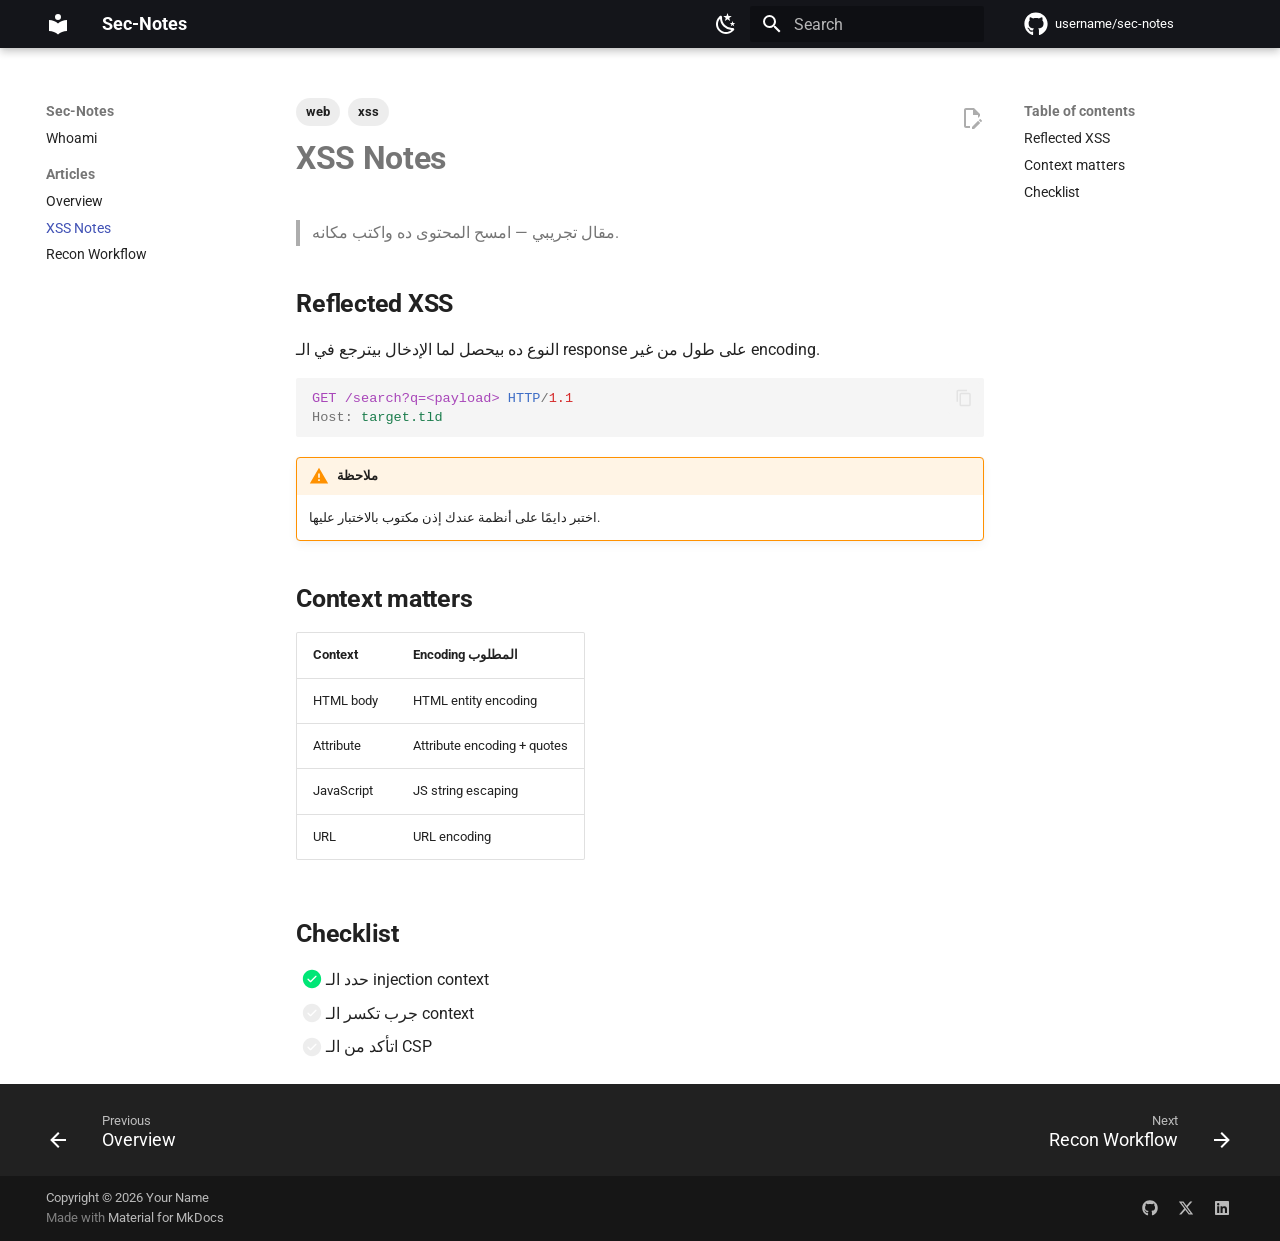
<file: articles/xss-notes/index.html>
<!doctype html>
<html lang="en" class="no-js">
  <head>
    
      <meta charset="utf-8">
      <meta name="viewport" content="width=device-width,initial-scale=1">
      
        <meta name="description" content="Personal notes and write-ups on security research">
      
      
        <meta name="author" content="Your Name">
      
      
      
        <link rel="prev" href="../">
      
      
        <link rel="next" href="../recon-workflow/">
      
      
        
      
      
      <link rel="icon" href="../../assets/images/favicon.png">
      <meta name="generator" content="mkdocs-1.6.1, mkdocs-material-9.7.7">
    
    
      
        <title>XSS Notes - Sec-Notes</title>
      
    
    
      <link rel="stylesheet" href="../../assets/stylesheets/main.ec1eaa64.min.css">
      
        
        <link rel="stylesheet" href="../../assets/stylesheets/palette.ab4e12ef.min.css">
      
      


    
    
      
    
    
      
        
        
        <link rel="preconnect" href="https://fonts.gstatic.com" crossorigin>
        <link rel="stylesheet" href="https://fonts.googleapis.com/css?family=Roboto:300,300i,400,400i,700,700i%7CRoboto+Mono:400,400i,700,700i&display=fallback">
        <style>:root{--md-text-font:"Roboto";--md-code-font:"Roboto Mono"}</style>
      
    
    
      <link rel="stylesheet" href="../../stylesheets/extra.css">
    
    <script>__md_scope=new URL("../..",location),__md_hash=e=>[...e].reduce(((e,_)=>(e<<5)-e+_.charCodeAt(0)),0),__md_get=(e,_=localStorage,t=__md_scope)=>JSON.parse(_.getItem(t.pathname+"."+e)),__md_set=(e,_,t=localStorage,a=__md_scope)=>{try{t.setItem(a.pathname+"."+e,JSON.stringify(_))}catch(e){}}</script>
    
      

    
    
  </head>
  
  
    
    
      
    
    
    
    
    <body dir="ltr" data-md-color-scheme="slate" data-md-color-primary="black" data-md-color-accent="lime">
  
    
    <input class="md-toggle" data-md-toggle="drawer" type="checkbox" id="__drawer" autocomplete="off">
    <input class="md-toggle" data-md-toggle="search" type="checkbox" id="__search" autocomplete="off">
    <label class="md-overlay" for="__drawer"></label>
    <div data-md-component="skip">
      
        
        <a href="#xss-notes" class="md-skip">
          Skip to content
        </a>
      
    </div>
    <div data-md-component="announce">
      
    </div>
    
    
      

  

<header class="md-header md-header--shadow" data-md-component="header">
  <nav class="md-header__inner md-grid" aria-label="Header">
    <a href="../.." title="Sec-Notes" class="md-header__button md-logo" aria-label="Sec-Notes" data-md-component="logo">
      
  
  <svg xmlns="http://www.w3.org/2000/svg" viewBox="0 0 24 24"><path d="M12 8a3 3 0 0 0 3-3 3 3 0 0 0-3-3 3 3 0 0 0-3 3 3 3 0 0 0 3 3m0 3.54C9.64 9.35 6.5 8 3 8v11c3.5 0 6.64 1.35 9 3.54 2.36-2.19 5.5-3.54 9-3.54V8c-3.5 0-6.64 1.35-9 3.54"/></svg>

    </a>
    <label class="md-header__button md-icon" for="__drawer">
      
      <svg xmlns="http://www.w3.org/2000/svg" viewBox="0 0 24 24"><path d="M3 6h18v2H3zm0 5h18v2H3zm0 5h18v2H3z"/></svg>
    </label>
    <div class="md-header__title" data-md-component="header-title">
      <div class="md-header__ellipsis">
        <div class="md-header__topic">
          <span class="md-ellipsis">
            Sec-Notes
          </span>
        </div>
        <div class="md-header__topic" data-md-component="header-topic">
          <span class="md-ellipsis">
            
              XSS Notes
            
          </span>
        </div>
      </div>
    </div>
    
      
        <form class="md-header__option" data-md-component="palette">
  
    
    
    
    <input class="md-option" data-md-color-media="(prefers-color-scheme: dark)" data-md-color-scheme="slate" data-md-color-primary="black" data-md-color-accent="lime"  aria-label="Switch to light mode"  type="radio" name="__palette" id="__palette_0">
    
      <label class="md-header__button md-icon" title="Switch to light mode" for="__palette_1" hidden>
        <svg xmlns="http://www.w3.org/2000/svg" viewBox="0 0 24 24"><path d="M12 7a5 5 0 0 1 5 5 5 5 0 0 1-5 5 5 5 0 0 1-5-5 5 5 0 0 1 5-5m0 2a3 3 0 0 0-3 3 3 3 0 0 0 3 3 3 3 0 0 0 3-3 3 3 0 0 0-3-3m0-7 2.39 3.42C13.65 5.15 12.84 5 12 5s-1.65.15-2.39.42zM3.34 7l4.16-.35A7.2 7.2 0 0 0 5.94 8.5c-.44.74-.69 1.5-.83 2.29zm.02 10 1.76-3.77a7.131 7.131 0 0 0 2.38 4.14zM20.65 7l-1.77 3.79a7.02 7.02 0 0 0-2.38-4.15zm-.01 10-4.14.36c.59-.51 1.12-1.14 1.54-1.86.42-.73.69-1.5.83-2.29zM12 22l-2.41-3.44c.74.27 1.55.44 2.41.44.82 0 1.63-.17 2.37-.44z"/></svg>
      </label>
    
  
    
    
    
    <input class="md-option" data-md-color-media="(prefers-color-scheme: light)" data-md-color-scheme="default" data-md-color-primary="black" data-md-color-accent="deep-orange"  aria-label="Switch to dark mode"  type="radio" name="__palette" id="__palette_1">
    
      <label class="md-header__button md-icon" title="Switch to dark mode" for="__palette_0" hidden>
        <svg xmlns="http://www.w3.org/2000/svg" viewBox="0 0 24 24"><path d="m17.75 4.09-2.53 1.94.91 3.06-2.63-1.81-2.63 1.81.91-3.06-2.53-1.94L12.44 4l1.06-3 1.06 3zm3.5 6.91-1.64 1.25.59 1.98-1.7-1.17-1.7 1.17.59-1.98L15.75 11l2.06-.05L18.5 9l.69 1.95zm-2.28 4.95c.83-.08 1.72 1.1 1.19 1.85-.32.45-.66.87-1.08 1.27C15.17 23 8.84 23 4.94 19.07c-3.91-3.9-3.91-10.24 0-14.14.4-.4.82-.76 1.27-1.08.75-.53 1.93.36 1.85 1.19-.27 2.86.69 5.83 2.89 8.02a9.96 9.96 0 0 0 8.02 2.89m-1.64 2.02a12.08 12.08 0 0 1-7.8-3.47c-2.17-2.19-3.33-5-3.49-7.82-2.81 3.14-2.7 7.96.31 10.98 3.02 3.01 7.84 3.12 10.98.31"/></svg>
      </label>
    
  
</form>
      
    
    
      <script>var palette=__md_get("__palette");if(palette&&palette.color){if("(prefers-color-scheme)"===palette.color.media){var media=matchMedia("(prefers-color-scheme: light)"),input=document.querySelector(media.matches?"[data-md-color-media='(prefers-color-scheme: light)']":"[data-md-color-media='(prefers-color-scheme: dark)']");palette.color.media=input.getAttribute("data-md-color-media"),palette.color.scheme=input.getAttribute("data-md-color-scheme"),palette.color.primary=input.getAttribute("data-md-color-primary"),palette.color.accent=input.getAttribute("data-md-color-accent")}for(var[key,value]of Object.entries(palette.color))document.body.setAttribute("data-md-color-"+key,value)}</script>
    
    
    
      
      
        <label class="md-header__button md-icon" for="__search">
          
          <svg xmlns="http://www.w3.org/2000/svg" viewBox="0 0 24 24"><path d="M9.5 3A6.5 6.5 0 0 1 16 9.5c0 1.61-.59 3.09-1.56 4.23l.27.27h.79l5 5-1.5 1.5-5-5v-.79l-.27-.27A6.52 6.52 0 0 1 9.5 16 6.5 6.5 0 0 1 3 9.5 6.5 6.5 0 0 1 9.5 3m0 2C7 5 5 7 5 9.5S7 14 9.5 14 14 12 14 9.5 12 5 9.5 5"/></svg>
        </label>
        <div class="md-search" data-md-component="search" role="dialog">
  <label class="md-search__overlay" for="__search"></label>
  <div class="md-search__inner" role="search">
    <form class="md-search__form" name="search">
      <input type="text" class="md-search__input" name="query" aria-label="Search" placeholder="Search" autocapitalize="off" autocorrect="off" autocomplete="off" spellcheck="false" data-md-component="search-query" required>
      <label class="md-search__icon md-icon" for="__search">
        
        <svg xmlns="http://www.w3.org/2000/svg" viewBox="0 0 24 24"><path d="M9.5 3A6.5 6.5 0 0 1 16 9.5c0 1.61-.59 3.09-1.56 4.23l.27.27h.79l5 5-1.5 1.5-5-5v-.79l-.27-.27A6.52 6.52 0 0 1 9.5 16 6.5 6.5 0 0 1 3 9.5 6.5 6.5 0 0 1 9.5 3m0 2C7 5 5 7 5 9.5S7 14 9.5 14 14 12 14 9.5 12 5 9.5 5"/></svg>
        
        <svg xmlns="http://www.w3.org/2000/svg" viewBox="0 0 24 24"><path d="M20 11v2H8l5.5 5.5-1.42 1.42L4.16 12l7.92-7.92L13.5 5.5 8 11z"/></svg>
      </label>
      <nav class="md-search__options" aria-label="Search">
        
        <button type="reset" class="md-search__icon md-icon" title="Clear" aria-label="Clear" tabindex="-1">
          
          <svg xmlns="http://www.w3.org/2000/svg" viewBox="0 0 24 24"><path d="M19 6.41 17.59 5 12 10.59 6.41 5 5 6.41 10.59 12 5 17.59 6.41 19 12 13.41 17.59 19 19 17.59 13.41 12z"/></svg>
        </button>
      </nav>
      
        <div class="md-search__suggest" data-md-component="search-suggest"></div>
      
    </form>
    <div class="md-search__output">
      <div class="md-search__scrollwrap" tabindex="0" data-md-scrollfix>
        <div class="md-search-result" data-md-component="search-result">
          <div class="md-search-result__meta">
            Initializing search
          </div>
          <ol class="md-search-result__list" role="presentation"></ol>
        </div>
      </div>
    </div>
  </div>
</div>
      
    
    
      <div class="md-header__source">
        <a href="https://github.com/username/sec-notes" title="Go to repository" class="md-source" data-md-component="source">
  <div class="md-source__icon md-icon">
    
    <svg xmlns="http://www.w3.org/2000/svg" viewBox="0 0 512 512"><!--! Font Awesome Free 7.1.0 by @fontawesome - https://fontawesome.com License - https://fontawesome.com/license/free (Icons: CC BY 4.0, Fonts: SIL OFL 1.1, Code: MIT License) Copyright 2025 Fonticons, Inc.--><path d="M173.9 397.4c0 2-2.3 3.6-5.2 3.6-3.3.3-5.6-1.3-5.6-3.6 0-2 2.3-3.6 5.2-3.6 3-.3 5.6 1.3 5.6 3.6m-31.1-4.5c-.7 2 1.3 4.3 4.3 4.9 2.6 1 5.6 0 6.2-2s-1.3-4.3-4.3-5.2c-2.6-.7-5.5.3-6.2 2.3m44.2-1.7c-2.9.7-4.9 2.6-4.6 4.9.3 2 2.9 3.3 5.9 2.6 2.9-.7 4.9-2.6 4.6-4.6-.3-1.9-3-3.2-5.9-2.9M252.8 8C114.1 8 8 113.3 8 252c0 110.9 69.8 205.8 169.5 239.2 12.8 2.3 17.3-5.6 17.3-12.1 0-6.2-.3-40.4-.3-61.4 0 0-70 15-84.7-29.8 0 0-11.4-29.1-27.8-36.6 0 0-22.9-15.7 1.6-15.4 0 0 24.9 2 38.6 25.8 21.9 38.6 58.6 27.5 72.9 20.9 2.3-16 8.8-27.1 16-33.7-55.9-6.2-112.3-14.3-112.3-110.5 0-27.5 7.6-41.3 23.6-58.9-2.6-6.5-11.1-33.3 2.6-67.9 20.9-6.5 69 27 69 27 20-5.6 41.5-8.5 62.8-8.5s42.8 2.9 62.8 8.5c0 0 48.1-33.6 69-27 13.7 34.7 5.2 61.4 2.6 67.9 16 17.7 25.8 31.5 25.8 58.9 0 96.5-58.9 104.2-114.8 110.5 9.2 7.9 17 22.9 17 46.4 0 33.7-.3 75.4-.3 83.6 0 6.5 4.6 14.4 17.3 12.1C436.2 457.8 504 362.9 504 252 504 113.3 391.5 8 252.8 8M105.2 352.9c-1.3 1-1 3.3.7 5.2 1.6 1.6 3.9 2.3 5.2 1 1.3-1 1-3.3-.7-5.2-1.6-1.6-3.9-2.3-5.2-1m-10.8-8.1c-.7 1.3.3 2.9 2.3 3.9 1.6 1 3.6.7 4.3-.7.7-1.3-.3-2.9-2.3-3.9-2-.6-3.6-.3-4.3.7m32.4 35.6c-1.6 1.3-1 4.3 1.3 6.2 2.3 2.3 5.2 2.6 6.5 1 1.3-1.3.7-4.3-1.3-6.2-2.2-2.3-5.2-2.6-6.5-1m-11.4-14.7c-1.6 1-1.6 3.6 0 5.9s4.3 3.3 5.6 2.3c1.6-1.3 1.6-3.9 0-6.2-1.4-2.3-4-3.3-5.6-2"/></svg>
  </div>
  <div class="md-source__repository">
    username/sec-notes
  </div>
</a>
      </div>
    
  </nav>
  
</header>
    
    <div class="md-container" data-md-component="container">
      
      
        
          
        
      
      <main class="md-main" data-md-component="main">
        <div class="md-main__inner md-grid">
          
            
              
              <div class="md-sidebar md-sidebar--primary" data-md-component="sidebar" data-md-type="navigation" >
                <div class="md-sidebar__scrollwrap">
                  <div class="md-sidebar__inner">
                    



<nav class="md-nav md-nav--primary" aria-label="Navigation" data-md-level="0">
  <label class="md-nav__title" for="__drawer">
    <a href="../.." title="Sec-Notes" class="md-nav__button md-logo" aria-label="Sec-Notes" data-md-component="logo">
      
  
  <svg xmlns="http://www.w3.org/2000/svg" viewBox="0 0 24 24"><path d="M12 8a3 3 0 0 0 3-3 3 3 0 0 0-3-3 3 3 0 0 0-3 3 3 3 0 0 0 3 3m0 3.54C9.64 9.35 6.5 8 3 8v11c3.5 0 6.64 1.35 9 3.54 2.36-2.19 5.5-3.54 9-3.54V8c-3.5 0-6.64 1.35-9 3.54"/></svg>

    </a>
    Sec-Notes
  </label>
  
    <div class="md-nav__source">
      <a href="https://github.com/username/sec-notes" title="Go to repository" class="md-source" data-md-component="source">
  <div class="md-source__icon md-icon">
    
    <svg xmlns="http://www.w3.org/2000/svg" viewBox="0 0 512 512"><!--! Font Awesome Free 7.1.0 by @fontawesome - https://fontawesome.com License - https://fontawesome.com/license/free (Icons: CC BY 4.0, Fonts: SIL OFL 1.1, Code: MIT License) Copyright 2025 Fonticons, Inc.--><path d="M173.9 397.4c0 2-2.3 3.6-5.2 3.6-3.3.3-5.6-1.3-5.6-3.6 0-2 2.3-3.6 5.2-3.6 3-.3 5.6 1.3 5.6 3.6m-31.1-4.5c-.7 2 1.3 4.3 4.3 4.9 2.6 1 5.6 0 6.2-2s-1.3-4.3-4.3-5.2c-2.6-.7-5.5.3-6.2 2.3m44.2-1.7c-2.9.7-4.9 2.6-4.6 4.9.3 2 2.9 3.3 5.9 2.6 2.9-.7 4.9-2.6 4.6-4.6-.3-1.9-3-3.2-5.9-2.9M252.8 8C114.1 8 8 113.3 8 252c0 110.9 69.8 205.8 169.5 239.2 12.8 2.3 17.3-5.6 17.3-12.1 0-6.2-.3-40.4-.3-61.4 0 0-70 15-84.7-29.8 0 0-11.4-29.1-27.8-36.6 0 0-22.9-15.7 1.6-15.4 0 0 24.9 2 38.6 25.8 21.9 38.6 58.6 27.5 72.9 20.9 2.3-16 8.8-27.1 16-33.7-55.9-6.2-112.3-14.3-112.3-110.5 0-27.5 7.6-41.3 23.6-58.9-2.6-6.5-11.1-33.3 2.6-67.9 20.9-6.5 69 27 69 27 20-5.6 41.5-8.5 62.8-8.5s42.8 2.9 62.8 8.5c0 0 48.1-33.6 69-27 13.7 34.7 5.2 61.4 2.6 67.9 16 17.7 25.8 31.5 25.8 58.9 0 96.5-58.9 104.2-114.8 110.5 9.2 7.9 17 22.9 17 46.4 0 33.7-.3 75.4-.3 83.6 0 6.5 4.6 14.4 17.3 12.1C436.2 457.8 504 362.9 504 252 504 113.3 391.5 8 252.8 8M105.2 352.9c-1.3 1-1 3.3.7 5.2 1.6 1.6 3.9 2.3 5.2 1 1.3-1 1-3.3-.7-5.2-1.6-1.6-3.9-2.3-5.2-1m-10.8-8.1c-.7 1.3.3 2.9 2.3 3.9 1.6 1 3.6.7 4.3-.7.7-1.3-.3-2.9-2.3-3.9-2-.6-3.6-.3-4.3.7m32.4 35.6c-1.6 1.3-1 4.3 1.3 6.2 2.3 2.3 5.2 2.6 6.5 1 1.3-1.3.7-4.3-1.3-6.2-2.2-2.3-5.2-2.6-6.5-1m-11.4-14.7c-1.6 1-1.6 3.6 0 5.9s4.3 3.3 5.6 2.3c1.6-1.3 1.6-3.9 0-6.2-1.4-2.3-4-3.3-5.6-2"/></svg>
  </div>
  <div class="md-source__repository">
    username/sec-notes
  </div>
</a>
    </div>
  
  <ul class="md-nav__list" data-md-scrollfix>
    
      
      
  
  
  
  
    <li class="md-nav__item">
      <a href="../.." class="md-nav__link">
        
  
  
  <span class="md-ellipsis">
    
  
    Whoami
  

    
  </span>
  
  

      </a>
    </li>
  

    
      
      
  
  
    
  
  
  
    
    
    
    
      
        
        
      
    
    
    <li class="md-nav__item md-nav__item--active md-nav__item--section md-nav__item--nested">
      
        
        
        <input class="md-nav__toggle md-toggle " type="checkbox" id="__nav_2" checked>
        
          
          <label class="md-nav__link" for="__nav_2" id="__nav_2_label" tabindex="">
            
  
  
  <span class="md-ellipsis">
    
  
    Articles
  

    
  </span>
  
  

            <span class="md-nav__icon md-icon"></span>
          </label>
        
        <nav class="md-nav" data-md-level="1" aria-labelledby="__nav_2_label" aria-expanded="true">
          <label class="md-nav__title" for="__nav_2">
            <span class="md-nav__icon md-icon"></span>
            
  
    Articles
  

          </label>
          <ul class="md-nav__list" data-md-scrollfix>
            
              
                
  
  
  
  
    <li class="md-nav__item">
      <a href="../" class="md-nav__link">
        
  
  
  <span class="md-ellipsis">
    
  
    Overview
  

    
  </span>
  
  

      </a>
    </li>
  

              
            
              
                
  
  
    
  
  
  
    <li class="md-nav__item md-nav__item--active">
      
      <input class="md-nav__toggle md-toggle" type="checkbox" id="__toc">
      
      
        
      
      
        <label class="md-nav__link md-nav__link--active" for="__toc">
          
  
  
  <span class="md-ellipsis">
    
  
    XSS Notes
  

    
  </span>
  
  

          <span class="md-nav__icon md-icon"></span>
        </label>
      
      <a href="./" class="md-nav__link md-nav__link--active">
        
  
  
  <span class="md-ellipsis">
    
  
    XSS Notes
  

    
  </span>
  
  

      </a>
      
        

<nav class="md-nav md-nav--secondary" aria-label="Table of contents">
  
  
  
    
  
  
    <label class="md-nav__title" for="__toc">
      <span class="md-nav__icon md-icon"></span>
      Table of contents
    </label>
    <ul class="md-nav__list" data-md-component="toc" data-md-scrollfix>
      
        <li class="md-nav__item">
  <a href="#reflected-xss" class="md-nav__link">
    <span class="md-ellipsis">
      
        Reflected XSS
      
    </span>
  </a>
  
</li>
      
        <li class="md-nav__item">
  <a href="#context-matters" class="md-nav__link">
    <span class="md-ellipsis">
      
        Context matters
      
    </span>
  </a>
  
</li>
      
        <li class="md-nav__item">
  <a href="#checklist" class="md-nav__link">
    <span class="md-ellipsis">
      
        Checklist
      
    </span>
  </a>
  
</li>
      
    </ul>
  
</nav>
      
    </li>
  

              
            
              
                
  
  
  
  
    <li class="md-nav__item">
      <a href="../recon-workflow/" class="md-nav__link">
        
  
  
  <span class="md-ellipsis">
    
  
    Recon Workflow
  

    
  </span>
  
  

      </a>
    </li>
  

              
            
          </ul>
        </nav>
      
    </li>
  

    
  </ul>
</nav>
                  </div>
                </div>
              </div>
            
            
              
              <div class="md-sidebar md-sidebar--secondary" data-md-component="sidebar" data-md-type="toc" >
                <div class="md-sidebar__scrollwrap">
                  <div class="md-sidebar__inner">
                    

<nav class="md-nav md-nav--secondary" aria-label="Table of contents">
  
  
  
    
  
  
    <label class="md-nav__title" for="__toc">
      <span class="md-nav__icon md-icon"></span>
      Table of contents
    </label>
    <ul class="md-nav__list" data-md-component="toc" data-md-scrollfix>
      
        <li class="md-nav__item">
  <a href="#reflected-xss" class="md-nav__link">
    <span class="md-ellipsis">
      
        Reflected XSS
      
    </span>
  </a>
  
</li>
      
        <li class="md-nav__item">
  <a href="#context-matters" class="md-nav__link">
    <span class="md-ellipsis">
      
        Context matters
      
    </span>
  </a>
  
</li>
      
        <li class="md-nav__item">
  <a href="#checklist" class="md-nav__link">
    <span class="md-ellipsis">
      
        Checklist
      
    </span>
  </a>
  
</li>
      
    </ul>
  
</nav>
                  </div>
                </div>
              </div>
            
          
          
            <div class="md-content" data-md-component="content">
              
              <article class="md-content__inner md-typeset">
                
                  

  <nav class="md-tags" >
    
      
      
      
      
        <span class="md-tag">web</span>
      
    
      
      
      
      
        <span class="md-tag">xss</span>
      
    
  </nav>


  
    <a href="https://github.com/username/sec-notes/edit/main/docs/articles/xss-notes.md" title="Edit this page" class="md-content__button md-icon" rel="edit">
      
      <svg xmlns="http://www.w3.org/2000/svg" viewBox="0 0 24 24"><path d="M10 20H6V4h7v5h5v3.1l2-2V8l-6-6H6c-1.1 0-2 .9-2 2v16c0 1.1.9 2 2 2h4zm10.2-7c.1 0 .3.1.4.2l1.3 1.3c.2.2.2.6 0 .8l-1 1-2.1-2.1 1-1c.1-.1.2-.2.4-.2m0 3.9L14.1 23H12v-2.1l6.1-6.1z"/></svg>
    </a>
  
  


<h1 id="xss-notes">XSS Notes<a class="headerlink" href="#xss-notes" title="Permanent link">&para;</a></h1>
<blockquote>
<p>مقال تجريبي — امسح المحتوى ده واكتب مكانه.</p>
</blockquote>
<h2 id="reflected-xss">Reflected XSS<a class="headerlink" href="#reflected-xss" title="Permanent link">&para;</a></h2>
<p>النوع ده بيحصل لما الإدخال بيترجع في الـ response على طول من غير encoding.</p>
<div class="language-http highlight"><pre><span></span><code><span id="__span-0-1"><a id="__codelineno-0-1" name="__codelineno-0-1" href="#__codelineno-0-1"></a><span class="nf">GET</span> <span class="nn">/search?q=&lt;payload&gt;</span> <span class="kr">HTTP</span><span class="o">/</span><span class="m">1.1</span>
</span><span id="__span-0-2"><a id="__codelineno-0-2" name="__codelineno-0-2" href="#__codelineno-0-2"></a><span class="na">Host</span><span class="o">:</span> <span class="l">target.tld</span>
</span></code></pre></div>
<div class="admonition warning">
<p class="admonition-title">ملاحظة</p>
<p>اختبر دايمًا على أنظمة عندك إذن مكتوب بالاختبار عليها.</p>
</div>
<h2 id="context-matters">Context matters<a class="headerlink" href="#context-matters" title="Permanent link">&para;</a></h2>
<table>
<thead>
<tr>
<th>Context</th>
<th>Encoding المطلوب</th>
</tr>
</thead>
<tbody>
<tr>
<td>HTML body</td>
<td>HTML entity encoding</td>
</tr>
<tr>
<td>Attribute</td>
<td>Attribute encoding + quotes</td>
</tr>
<tr>
<td>JavaScript</td>
<td>JS string escaping</td>
</tr>
<tr>
<td>URL</td>
<td>URL encoding</td>
</tr>
</tbody>
</table>
<h2 id="checklist">Checklist<a class="headerlink" href="#checklist" title="Permanent link">&para;</a></h2>
<ul class="task-list">
<li class="task-list-item"><label class="task-list-control"><input type="checkbox" disabled checked/><span class="task-list-indicator"></span></label> حدد الـ injection context</li>
<li class="task-list-item"><label class="task-list-control"><input type="checkbox" disabled/><span class="task-list-indicator"></span></label> جرب تكسر الـ context</li>
<li class="task-list-item"><label class="task-list-control"><input type="checkbox" disabled/><span class="task-list-indicator"></span></label> اتأكد من الـ CSP</li>
</ul>







  
  






                
              </article>
            </div>
          
          
<script>var target=document.getElementById(location.hash.slice(1));target&&target.name&&(target.checked=target.name.startsWith("__tabbed_"))</script>
        </div>
        
          <button type="button" class="md-top md-icon" data-md-component="top" hidden>
  
  <svg xmlns="http://www.w3.org/2000/svg" viewBox="0 0 24 24"><path d="M13 20h-2V8l-5.5 5.5-1.42-1.42L12 4.16l7.92 7.92-1.42 1.42L13 8z"/></svg>
  Back to top
</button>
        
      </main>
      
        <footer class="md-footer">
  
    
      
      <nav class="md-footer__inner md-grid" aria-label="Footer" >
        
          
          <a href="../" class="md-footer__link md-footer__link--prev" aria-label="Previous: Overview">
            <div class="md-footer__button md-icon">
              
              <svg xmlns="http://www.w3.org/2000/svg" viewBox="0 0 24 24"><path d="M20 11v2H8l5.5 5.5-1.42 1.42L4.16 12l7.92-7.92L13.5 5.5 8 11z"/></svg>
            </div>
            <div class="md-footer__title">
              <span class="md-footer__direction">
                Previous
              </span>
              <div class="md-ellipsis">
                Overview
              </div>
            </div>
          </a>
        
        
          
          <a href="../recon-workflow/" class="md-footer__link md-footer__link--next" aria-label="Next: Recon Workflow">
            <div class="md-footer__title">
              <span class="md-footer__direction">
                Next
              </span>
              <div class="md-ellipsis">
                Recon Workflow
              </div>
            </div>
            <div class="md-footer__button md-icon">
              
              <svg xmlns="http://www.w3.org/2000/svg" viewBox="0 0 24 24"><path d="M4 11v2h12l-5.5 5.5 1.42 1.42L19.84 12l-7.92-7.92L10.5 5.5 16 11z"/></svg>
            </div>
          </a>
        
      </nav>
    
  
  <div class="md-footer-meta md-typeset">
    <div class="md-footer-meta__inner md-grid">
      <div class="md-copyright">
  
    <div class="md-copyright__highlight">
      Copyright &copy; 2026 Your Name
    </div>
  
  
    Made with
    <a href="https://squidfunk.github.io/mkdocs-material/" target="_blank" rel="noopener">
      Material for MkDocs
    </a>
  
</div>
      
        
<div class="md-social">
  
    
    
    
    
      
      
    
    <a href="https://github.com/username" target="_blank" rel="noopener" title="github.com" class="md-social__link">
      <svg xmlns="http://www.w3.org/2000/svg" viewBox="0 0 512 512"><!--! Font Awesome Free 7.1.0 by @fontawesome - https://fontawesome.com License - https://fontawesome.com/license/free (Icons: CC BY 4.0, Fonts: SIL OFL 1.1, Code: MIT License) Copyright 2025 Fonticons, Inc.--><path d="M173.9 397.4c0 2-2.3 3.6-5.2 3.6-3.3.3-5.6-1.3-5.6-3.6 0-2 2.3-3.6 5.2-3.6 3-.3 5.6 1.3 5.6 3.6m-31.1-4.5c-.7 2 1.3 4.3 4.3 4.9 2.6 1 5.6 0 6.2-2s-1.3-4.3-4.3-5.2c-2.6-.7-5.5.3-6.2 2.3m44.2-1.7c-2.9.7-4.9 2.6-4.6 4.9.3 2 2.9 3.3 5.9 2.6 2.9-.7 4.9-2.6 4.6-4.6-.3-1.9-3-3.2-5.9-2.9M252.8 8C114.1 8 8 113.3 8 252c0 110.9 69.8 205.8 169.5 239.2 12.8 2.3 17.3-5.6 17.3-12.1 0-6.2-.3-40.4-.3-61.4 0 0-70 15-84.7-29.8 0 0-11.4-29.1-27.8-36.6 0 0-22.9-15.7 1.6-15.4 0 0 24.9 2 38.6 25.8 21.9 38.6 58.6 27.5 72.9 20.9 2.3-16 8.8-27.1 16-33.7-55.9-6.2-112.3-14.3-112.3-110.5 0-27.5 7.6-41.3 23.6-58.9-2.6-6.5-11.1-33.3 2.6-67.9 20.9-6.5 69 27 69 27 20-5.6 41.5-8.5 62.8-8.5s42.8 2.9 62.8 8.5c0 0 48.1-33.6 69-27 13.7 34.7 5.2 61.4 2.6 67.9 16 17.7 25.8 31.5 25.8 58.9 0 96.5-58.9 104.2-114.8 110.5 9.2 7.9 17 22.9 17 46.4 0 33.7-.3 75.4-.3 83.6 0 6.5 4.6 14.4 17.3 12.1C436.2 457.8 504 362.9 504 252 504 113.3 391.5 8 252.8 8M105.2 352.9c-1.3 1-1 3.3.7 5.2 1.6 1.6 3.9 2.3 5.2 1 1.3-1 1-3.3-.7-5.2-1.6-1.6-3.9-2.3-5.2-1m-10.8-8.1c-.7 1.3.3 2.9 2.3 3.9 1.6 1 3.6.7 4.3-.7.7-1.3-.3-2.9-2.3-3.9-2-.6-3.6-.3-4.3.7m32.4 35.6c-1.6 1.3-1 4.3 1.3 6.2 2.3 2.3 5.2 2.6 6.5 1 1.3-1.3.7-4.3-1.3-6.2-2.2-2.3-5.2-2.6-6.5-1m-11.4-14.7c-1.6 1-1.6 3.6 0 5.9s4.3 3.3 5.6 2.3c1.6-1.3 1.6-3.9 0-6.2-1.4-2.3-4-3.3-5.6-2"/></svg>
    </a>
  
    
    
    
    
      
      
    
    <a href="https://x.com/username" target="_blank" rel="noopener" title="x.com" class="md-social__link">
      <svg xmlns="http://www.w3.org/2000/svg" viewBox="0 0 448 512"><!--! Font Awesome Free 7.1.0 by @fontawesome - https://fontawesome.com License - https://fontawesome.com/license/free (Icons: CC BY 4.0, Fonts: SIL OFL 1.1, Code: MIT License) Copyright 2025 Fonticons, Inc.--><path d="M357.2 48h70.6L273.6 224.2 455 464H313L201.7 318.6 74.5 464H3.8l164.9-188.5L-5.2 48h145.6l100.5 132.9zm-24.8 373.8h39.1L119.1 88h-42z"/></svg>
    </a>
  
    
    
    
    
      
      
    
    <a href="https://www.linkedin.com/in/bavly-z-9b4ab4250/" target="_blank" rel="noopener" title="www.linkedin.com" class="md-social__link">
      <svg xmlns="http://www.w3.org/2000/svg" viewBox="0 0 448 512"><!--! Font Awesome Free 7.1.0 by @fontawesome - https://fontawesome.com License - https://fontawesome.com/license/free (Icons: CC BY 4.0, Fonts: SIL OFL 1.1, Code: MIT License) Copyright 2025 Fonticons, Inc.--><path d="M416 32H31.9C14.3 32 0 46.5 0 64.3v383.4C0 465.5 14.3 480 31.9 480H416c17.6 0 32-14.5 32-32.3V64.3c0-17.8-14.4-32.3-32-32.3M135.4 416H69V202.2h66.5V416zM102.2 96a38.5 38.5 0 1 1 0 77 38.5 38.5 0 1 1 0-77m282.1 320h-66.4V312c0-24.8-.5-56.7-34.5-56.7-34.6 0-39.9 27-39.9 54.9V416h-66.4V202.2h63.7v29.2h.9c8.9-16.8 30.6-34.5 62.9-34.5 67.2 0 79.7 44.3 79.7 101.9z"/></svg>
    </a>
  
</div>
      
    </div>
  </div>
</footer>
      
    </div>
    <div class="md-dialog" data-md-component="dialog">
      <div class="md-dialog__inner md-typeset"></div>
    </div>
    
    
    
      
      
      <script id="__config" type="application/json">{"annotate": null, "base": "../..", "features": ["navigation.instant", "navigation.tracking", "navigation.sections", "navigation.top", "navigation.footer", "toc.follow", "search.suggest", "search.highlight", "content.code.copy", "content.action.edit"], "search": "../../assets/javascripts/workers/search.2c215733.min.js", "tags": null, "translations": {"clipboard.copied": "Copied to clipboard", "clipboard.copy": "Copy to clipboard", "search.result.more.one": "1 more on this page", "search.result.more.other": "# more on this page", "search.result.none": "No matching documents", "search.result.one": "1 matching document", "search.result.other": "# matching documents", "search.result.placeholder": "Type to start searching", "search.result.term.missing": "Missing", "select.version": "Select version"}, "version": null}</script>
    
    
      <script src="../../assets/javascripts/bundle.d7400e89.min.js"></script>
      
    
  </body>
</html>
</file>
<file: stylesheets/extra.css>
:root {
  --md-code-font: "JetBrains Mono", "Fira Code", monospace;
}

.md-typeset h1,
.md-typeset h2 {
  font-weight: 700;
  letter-spacing: -0.01em;
}

/* كروت بسيطة لصفحة المقالات */
.md-typeset .article-card {
  border: 1px solid var(--md-default-fg-color--lightest);
  border-radius: 8px;
  padding: 0.8rem 1rem;
  margin-bottom: 0.8rem;
}

.md-typeset .article-card p {
  margin: 0.2rem 0 0;
  color: var(--md-default-fg-color--light);
  font-size: 0.8rem;
}
</file>
<file: assets/stylesheets/main.ec1eaa64.min.css>
@charset "UTF-8";html{-webkit-text-size-adjust:none;-moz-text-size-adjust:none;text-size-adjust:none;box-sizing:border-box}*,:after,:before{box-sizing:inherit}@media (prefers-reduced-motion){*,:after,:before{transition:none!important}}body{margin:0}a,button,input,label{-webkit-tap-highlight-color:transparent}a{color:inherit;text-decoration:none}hr{border:0;box-sizing:initial;display:block;height:.05rem;overflow:visible;padding:0}small{font-size:80%}sub,sup{line-height:1em}img{border-style:none}table{border-collapse:initial;border-spacing:0}td,th{font-weight:400;vertical-align:top}button{background:#0000;border:0;font-family:inherit;font-size:inherit;margin:0;padding:0}input{border:0;outline:none}:root{--md-primary-fg-color:#4051b5;--md-primary-fg-color--light:#5d6cc0;--md-primary-fg-color--dark:#303fa1;--md-primary-bg-color:#fff;--md-primary-bg-color--light:#ffffffb3;--md-accent-fg-color:#526cfe;--md-accent-fg-color--transparent:#526cfe1a;--md-accent-bg-color:#fff;--md-accent-bg-color--light:#ffffffb3}[data-md-color-scheme=default]{color-scheme:light}[data-md-color-scheme=default] img[src$="#gh-dark-mode-only"],[data-md-color-scheme=default] img[src$="#only-dark"]{display:none}:root,[data-md-color-scheme=default]{--md-hue:225deg;--md-default-fg-color:#000000de;--md-default-fg-color--light:#0000008a;--md-default-fg-color--lighter:#00000052;--md-default-fg-color--lightest:#00000012;--md-default-bg-color:#fff;--md-default-bg-color--light:#ffffffb3;--md-default-bg-color--lighter:#ffffff4d;--md-default-bg-color--lightest:#ffffff1f;--md-code-fg-color:#36464e;--md-code-bg-color:#f5f5f5;--md-code-bg-color--light:#f5f5f5b3;--md-code-bg-color--lighter:#f5f5f54d;--md-code-hl-color:#4287ff;--md-code-hl-color--light:#4287ff1a;--md-code-hl-number-color:#d52a2a;--md-code-hl-special-color:#db1457;--md-code-hl-function-color:#a846b9;--md-code-hl-constant-color:#6e59d9;--md-code-hl-keyword-color:#3f6ec6;--md-code-hl-string-color:#1c7d4d;--md-code-hl-name-color:var(--md-code-fg-color);--md-code-hl-operator-color:var(--md-default-fg-color--light);--md-code-hl-punctuation-color:var(--md-default-fg-color--light);--md-code-hl-comment-color:var(--md-default-fg-color--light);--md-code-hl-generic-color:var(--md-default-fg-color--light);--md-code-hl-variable-color:var(--md-default-fg-color--light);--md-typeset-color:var(--md-default-fg-color);--md-typeset-a-color:var(--md-primary-fg-color);--md-typeset-del-color:#f5503d26;--md-typeset-ins-color:#0bd57026;--md-typeset-kbd-color:#fafafa;--md-typeset-kbd-accent-color:#fff;--md-typeset-kbd-border-color:#b8b8b8;--md-typeset-mark-color:#ffff0080;--md-typeset-table-color:#0000001f;--md-typeset-table-color--light:rgba(0,0,0,.035);--md-admonition-fg-color:var(--md-default-fg-color);--md-admonition-bg-color:var(--md-default-bg-color);--md-warning-fg-color:#000000de;--md-warning-bg-color:#ff9;--md-footer-fg-color:#fff;--md-footer-fg-color--light:#ffffffb3;--md-footer-fg-color--lighter:#ffffff73;--md-footer-bg-color:#000000de;--md-footer-bg-color--dark:#00000052;--md-shadow-z1:0 0.2rem 0.5rem #0000000d,0 0 0.05rem #0000001a;--md-shadow-z2:0 0.2rem 0.5rem #0000001a,0 0 0.05rem #00000040;--md-shadow-z3:0 0.2rem 0.5rem #0003,0 0 0.05rem #00000059}.md-icon svg{fill:currentcolor;display:block;height:1.2rem;width:1.2rem}body{-webkit-font-smoothing:antialiased;-moz-osx-font-smoothing:grayscale;--md-text-font-family:var(--md-text-font,_),-apple-system,BlinkMacSystemFont,Helvetica,Arial,sans-serif;--md-code-font-family:var(--md-code-font,_),SFMono-Regular,Consolas,Menlo,monospace}aside,body,input{font-feature-settings:"kern","liga";color:var(--md-typeset-color);font-family:var(--md-text-font-family)}code,kbd,pre{font-feature-settings:"kern";font-family:var(--md-code-font-family)}:root{--md-typeset-table-sort-icon:url('data:image/svg+xml;charset=utf-8,<svg xmlns="http://www.w3.org/2000/svg" viewBox="0 0 24 24"><path d="m18 21-4-4h3V7h-3l4-4 4 4h-3v10h3M2 19v-2h10v2M2 13v-2h7v2M2 7V5h4v2z"/></svg>');--md-typeset-table-sort-icon--asc:url('data:image/svg+xml;charset=utf-8,<svg xmlns="http://www.w3.org/2000/svg" viewBox="0 0 24 24"><path d="M19 17h3l-4 4-4-4h3V3h2M2 17h10v2H2M6 5v2H2V5m0 6h7v2H2z"/></svg>');--md-typeset-table-sort-icon--desc:url('data:image/svg+xml;charset=utf-8,<svg xmlns="http://www.w3.org/2000/svg" viewBox="0 0 24 24"><path d="M19 7h3l-4-4-4 4h3v14h2M2 17h10v2H2M6 5v2H2V5m0 6h7v2H2z"/></svg>')}.md-typeset{-webkit-print-color-adjust:exact;color-adjust:exact;font-size:.8rem;line-height:1.6;overflow-wrap:break-word}@media print{.md-typeset{font-size:.68rem}}.md-typeset blockquote,.md-typeset dl,.md-typeset figure,.md-typeset ol,.md-typeset pre,.md-typeset ul{margin-bottom:1em;margin-top:1em}.md-typeset h1{color:var(--md-default-fg-color--light);font-size:2em;line-height:1.3;margin:0 0 1.25em}.md-typeset h1,.md-typeset h2{font-weight:300;letter-spacing:-.01em}.md-typeset h2{font-size:1.5625em;line-height:1.4;margin:1.6em 0 .64em}.md-typeset h3{font-size:1.25em;font-weight:400;letter-spacing:-.01em;line-height:1.5;margin:1.6em 0 .8em}.md-typeset h2+h3{margin-top:.8em}.md-typeset h4{font-weight:700;letter-spacing:-.01em;margin:1em 0}.md-typeset h5,.md-typeset h6{color:var(--md-default-fg-color--light);font-size:.8em;font-weight:700;letter-spacing:-.01em;margin:1.25em 0}.md-typeset h5{text-transform:uppercase}.md-typeset h5 code{text-transform:none}.md-typeset hr{border-bottom:.05rem solid var(--md-default-fg-color--lightest);display:flow-root;margin:1.5em 0}.md-typeset a{color:var(--md-typeset-a-color);word-break:break-word}.md-typeset a,.md-typeset a:before{transition:color 125ms}.md-typeset a:focus,.md-typeset a:hover{color:var(--md-accent-fg-color)}.md-typeset a:focus code,.md-typeset a:hover code{background-color:var(--md-accent-fg-color--transparent);color:var(--md-accent-fg-color)}.md-typeset a code{color:var(--md-typeset-a-color)}.md-typeset a.focus-visible{outline-color:var(--md-accent-fg-color);outline-offset:.2rem}.md-typeset code,.md-typeset kbd,.md-typeset pre{color:var(--md-code-fg-color);direction:ltr;font-variant-ligatures:none;transition:background-color 125ms}@media print{.md-typeset code,.md-typeset kbd,.md-typeset pre{white-space:pre-wrap}}.md-typeset code{background-color:var(--md-code-bg-color);border-radius:.1rem;-webkit-box-decoration-break:clone;box-decoration-break:clone;font-size:.85em;padding:0 .2941176471em;transition:color 125ms,background-color 125ms;word-break:break-word}.md-typeset code:not(.focus-visible){-webkit-tap-highlight-color:transparent;outline:none}.md-typeset pre{display:flow-root;line-height:1.4;position:relative}.md-typeset pre>code{-webkit-box-decoration-break:slice;box-decoration-break:slice;box-shadow:none;display:block;margin:0;outline-color:var(--md-accent-fg-color);overflow:auto;padding:.7720588235em 1.1764705882em;scrollbar-color:var(--md-default-fg-color--lighter) #0000;scrollbar-width:thin;touch-action:auto;word-break:normal}.md-typeset pre>code:hover{scrollbar-color:var(--md-accent-fg-color) #0000}.md-typeset pre>code::-webkit-scrollbar{height:.2rem;width:.2rem}.md-typeset pre>code::-webkit-scrollbar-thumb{background-color:var(--md-default-fg-color--lighter)}.md-typeset pre>code::-webkit-scrollbar-thumb:hover{background-color:var(--md-accent-fg-color)}.md-typeset kbd{background-color:var(--md-typeset-kbd-color);border-radius:.1rem;box-shadow:0 .1rem 0 .05rem var(--md-typeset-kbd-border-color),0 .1rem 0 var(--md-typeset-kbd-border-color),0 -.1rem .2rem var(--md-typeset-kbd-accent-color) inset;color:var(--md-default-fg-color);display:inline-block;font-size:.75em;padding:0 .6666666667em;vertical-align:text-top;word-break:break-word}.md-typeset mark{background-color:var(--md-typeset-mark-color);-webkit-box-decoration-break:clone;box-decoration-break:clone;color:inherit;word-break:break-word}.md-typeset abbr{cursor:help;text-decoration:none}.md-typeset [data-preview],.md-typeset abbr{border-bottom:.05rem dotted var(--md-default-fg-color--light)}.md-typeset small{opacity:.75}[dir=ltr] .md-typeset sub,[dir=ltr] .md-typeset sup{margin-left:.078125em}[dir=rtl] .md-typeset sub,[dir=rtl] .md-typeset sup{margin-right:.078125em}[dir=ltr] .md-typeset blockquote{padding-left:.6rem}[dir=rtl] .md-typeset blockquote{padding-right:.6rem}[dir=ltr] .md-typeset blockquote{border-left:.2rem solid var(--md-default-fg-color--lighter)}[dir=rtl] .md-typeset blockquote{border-right:.2rem solid var(--md-default-fg-color--lighter)}.md-typeset blockquote{color:var(--md-default-fg-color--light);margin-left:0;margin-right:0}.md-typeset ul{list-style-type:disc}.md-typeset ul[type]{list-style-type:revert-layer}[dir=ltr] .md-typeset ol,[dir=ltr] .md-typeset ul{margin-left:.625em}[dir=rtl] .md-typeset ol,[dir=rtl] .md-typeset ul{margin-right:.625em}.md-typeset ol,.md-typeset ul{padding:0}.md-typeset ol:not([hidden]),.md-typeset ul:not([hidden]){display:flow-root}.md-typeset ol ol,.md-typeset ul ol{list-style-type:lower-alpha}.md-typeset ol ol ol,.md-typeset ul ol ol{list-style-type:lower-roman}.md-typeset ol ol ol ol,.md-typeset ul ol ol ol{list-style-type:upper-alpha}.md-typeset ol ol ol ol ol,.md-typeset ul ol ol ol ol{list-style-type:upper-roman}.md-typeset ol[type],.md-typeset ul[type]{list-style-type:revert-layer}[dir=ltr] .md-typeset ol li,[dir=ltr] .md-typeset ul li{margin-left:1.25em}[dir=rtl] .md-typeset ol li,[dir=rtl] .md-typeset ul li{margin-right:1.25em}.md-typeset ol li,.md-typeset ul li{margin-bottom:.5em}.md-typeset ol li blockquote,.md-typeset ol li p,.md-typeset ul li blockquote,.md-typeset ul li p{margin:.5em 0}.md-typeset ol li:last-child,.md-typeset ul li:last-child{margin-bottom:0}[dir=ltr] .md-typeset ol li ol,[dir=ltr] .md-typeset ol li ul,[dir=ltr] .md-typeset ul li ol,[dir=ltr] .md-typeset ul li ul{margin-left:.625em}[dir=rtl] .md-typeset ol li ol,[dir=rtl] .md-typeset ol li ul,[dir=rtl] .md-typeset ul li ol,[dir=rtl] .md-typeset ul li ul{margin-right:.625em}.md-typeset ol li ol,.md-typeset ol li ul,.md-typeset ul li ol,.md-typeset ul li ul{margin-bottom:.5em;margin-top:.5em}[dir=ltr] .md-typeset dd{margin-left:1.875em}[dir=rtl] .md-typeset dd{margin-right:1.875em}.md-typeset dd{margin-bottom:1.5em;margin-top:1em}.md-typeset img,.md-typeset svg,.md-typeset video{height:auto;max-width:100%}.md-typeset img[align=left]{margin:1em 1em 1em 0}.md-typeset img[align=right]{margin:1em 0 1em 1em}.md-typeset img[align]:only-child{margin-top:0}.md-typeset figure{display:flow-root;margin:1em auto;max-width:100%;text-align:center;width:fit-content}.md-typeset figure img{display:block;margin:0 auto}.md-typeset figcaption{font-style:italic;margin:1em auto;max-width:24rem}.md-typeset iframe{max-width:100%}.md-typeset table:not([class]){background-color:var(--md-default-bg-color);border:.05rem solid var(--md-typeset-table-color);border-radius:.1rem;display:inline-block;font-size:.64rem;max-width:100%;overflow:auto;touch-action:auto}@media print{.md-typeset table:not([class]){display:table}}.md-typeset table:not([class])+*{margin-top:1.5em}.md-typeset table:not([class]) td>:first-child,.md-typeset table:not([class]) th>:first-child{margin-top:0}.md-typeset table:not([class]) td>:last-child,.md-typeset table:not([class]) th>:last-child{margin-bottom:0}.md-typeset table:not([class]) td:not([align]),.md-typeset table:not([class]) th:not([align]){text-align:left}[dir=rtl] .md-typeset table:not([class]) td:not([align]),[dir=rtl] .md-typeset table:not([class]) th:not([align]){text-align:right}.md-typeset table:not([class]) th{font-weight:700;min-width:5rem;padding:.9375em 1.25em;vertical-align:top}.md-typeset table:not([class]) td{border-top:.05rem solid var(--md-typeset-table-color);padding:.9375em 1.25em;vertical-align:top}.md-typeset table:not([class]) tbody tr{transition:background-color 125ms}.md-typeset table:not([class]) tbody tr:hover{background-color:var(--md-typeset-table-color--light);box-shadow:0 .05rem 0 var(--md-default-bg-color) inset}.md-typeset table:not([class]) a{word-break:normal}.md-typeset table th[role=columnheader]{cursor:pointer}[dir=ltr] .md-typeset table th[role=columnheader]:after{margin-left:.5em}[dir=rtl] .md-typeset table th[role=columnheader]:after{margin-right:.5em}.md-typeset table th[role=columnheader]:after{content:"";display:inline-block;height:1.2em;-webkit-mask-image:var(--md-typeset-table-sort-icon);mask-image:var(--md-typeset-table-sort-icon);-webkit-mask-repeat:no-repeat;mask-repeat:no-repeat;-webkit-mask-size:contain;mask-size:contain;transition:background-color 125ms;vertical-align:text-bottom;width:1.2em}.md-typeset table th[role=columnheader]:hover:after{background-color:var(--md-default-fg-color--lighter)}.md-typeset table th[role=columnheader][aria-sort=ascending]:after{background-color:var(--md-default-fg-color--light);-webkit-mask-image:var(--md-typeset-table-sort-icon--asc);mask-image:var(--md-typeset-table-sort-icon--asc)}.md-typeset table th[role=columnheader][aria-sort=descending]:after{background-color:var(--md-default-fg-color--light);-webkit-mask-image:var(--md-typeset-table-sort-icon--desc);mask-image:var(--md-typeset-table-sort-icon--desc)}.md-typeset__scrollwrap{margin:1em -.8rem;overflow-x:auto;touch-action:auto}.md-typeset__table{display:inline-block;margin-bottom:.5em;padding:0 .8rem}@media print{.md-typeset__table{display:block}}html .md-typeset__table table{display:table;margin:0;overflow:hidden;width:100%}@media screen and (max-width:44.984375em){.md-content__inner>pre{margin:1em -.8rem}.md-content__inner>pre code{border-radius:0}}.md-typeset .md-author{border-radius:100%;display:block;flex-shrink:0;height:1.6rem;overflow:hidden;position:relative;transition:color 125ms,transform 125ms;width:1.6rem}.md-typeset .md-author img{display:block}.md-typeset .md-author--more{background:var(--md-default-fg-color--lightest);color:var(--md-default-fg-color--lighter);font-size:.6rem;font-weight:700;line-height:1.6rem;text-align:center}.md-typeset .md-author--long{height:2.4rem;width:2.4rem}.md-typeset a.md-author{transform:scale(1)}.md-typeset a.md-author img{border-radius:100%;filter:grayscale(100%) opacity(75%);transition:filter 125ms}.md-typeset a.md-author:focus,.md-typeset a.md-author:hover{transform:scale(1.1);z-index:1}.md-typeset a.md-author:focus img,.md-typeset a.md-author:hover img{filter:grayscale(0)}.md-banner{background-color:var(--md-footer-bg-color);color:var(--md-footer-fg-color);overflow:auto}@media print{.md-banner{display:none}}.md-banner--warning{background-color:var(--md-warning-bg-color);color:var(--md-warning-fg-color)}.md-banner__inner{font-size:.7rem;margin:.6rem auto;padding:0 .8rem}[dir=ltr] .md-banner__button{float:right}[dir=rtl] .md-banner__button{float:left}.md-banner__button{color:inherit;cursor:pointer;transition:opacity .25s}.no-js .md-banner__button{display:none}.md-banner__button:hover{opacity:.7}html{font-size:125%;height:100%;overflow-x:hidden}@media screen and (min-width:100em){html{font-size:137.5%}}@media screen and (min-width:125em){html{font-size:150%}}body{background-color:var(--md-default-bg-color);display:flex;flex-direction:column;font-size:.5rem;min-height:100%;position:relative;width:100%}@media print{body{display:block}}@media screen and (max-width:59.984375em){body[data-md-scrolllock]{position:fixed}}.md-grid{margin-left:auto;margin-right:auto;max-width:61rem}.md-container{display:flex;flex-direction:column;flex-grow:1}@media print{.md-container{display:block}}.md-main{flex-grow:1}.md-main__inner{display:flex;height:100%;margin-top:1.5rem}.md-ellipsis{overflow:hidden;text-overflow:ellipsis}.md-toggle{display:none}.md-option{height:0;opacity:0;position:absolute;width:0}.md-option:checked+label:not([hidden]){display:block}.md-option.focus-visible+label{outline-color:var(--md-accent-fg-color);outline-style:auto}.md-skip{background-color:var(--md-default-fg-color);border-radius:.1rem;color:var(--md-default-bg-color);font-size:.64rem;margin:.5rem;opacity:0;outline-color:var(--md-accent-fg-color);padding:.3rem .5rem;position:fixed;transform:translateY(.4rem);z-index:-1}.md-skip:focus{opacity:1;transform:translateY(0);transition:transform .25s cubic-bezier(.4,0,.2,1),opacity 175ms 75ms;z-index:10}@page{margin:25mm}:root{--md-clipboard-icon:url('data:image/svg+xml;charset=utf-8,<svg xmlns="http://www.w3.org/2000/svg" viewBox="0 0 24 24"><path d="M19 21H8V7h11m0-2H8a2 2 0 0 0-2 2v14a2 2 0 0 0 2 2h11a2 2 0 0 0 2-2V7a2 2 0 0 0-2-2m-3-4H4a2 2 0 0 0-2 2v14h2V3h12z"/></svg>')}.md-clipboard{border-radius:.1rem;color:var(--md-default-fg-color--lightest);cursor:pointer;height:1.5em;outline-color:var(--md-accent-fg-color);outline-offset:.1rem;transition:color .25s;width:1.5em;z-index:1}@media print{.md-clipboard{display:none}}.md-clipboard:not(.focus-visible){-webkit-tap-highlight-color:transparent;outline:none}:hover>.md-clipboard{color:var(--md-default-fg-color--light)}.md-clipboard:focus,.md-clipboard:hover{color:var(--md-accent-fg-color)}.md-clipboard:after{background-color:currentcolor;content:"";display:block;height:1.125em;margin:0 auto;-webkit-mask-image:var(--md-clipboard-icon);mask-image:var(--md-clipboard-icon);-webkit-mask-position:center;mask-position:center;-webkit-mask-repeat:no-repeat;mask-repeat:no-repeat;-webkit-mask-size:contain;mask-size:contain;width:1.125em}.md-clipboard--inline{cursor:pointer}.md-clipboard--inline code{transition:color .25s,background-color .25s}.md-clipboard--inline:focus code,.md-clipboard--inline:hover code{background-color:var(--md-accent-fg-color--transparent);color:var(--md-accent-fg-color)}:root{--md-code-select-icon:url('data:image/svg+xml;charset=utf-8,<svg xmlns="http://www.w3.org/2000/svg" viewBox="0 0 24 24"><path d="M19 19h-4v2h4c1.1 0 2-.9 2-2v-4h-2m0-12h-4v2h4v4h2V5c0-1.1-.9-2-2-2M5 5h4V3H5c-1.1 0-2 .9-2 2v4h2m0 6H3v4c0 1.1.9 2 2 2h4v-2H5zm2-4h2v2H7zm4 0h2v2h-2zm4 0h2v2h-2zM7 7h2v2H7zm4 0h2v2h-2zm4 0h2v2h-2zm-8 8h2v2H7zm4 0h2v2h-2zm4 0h2v2h-2z"/></svg>');--md-code-copy-icon:url('data:image/svg+xml;charset=utf-8,<svg xmlns="http://www.w3.org/2000/svg" viewBox="0 0 24 24"><path d="M19 21H8V7h11m0-2H8a2 2 0 0 0-2 2v14a2 2 0 0 0 2 2h11a2 2 0 0 0 2-2V7a2 2 0 0 0-2-2m-3-4H4a2 2 0 0 0-2 2v14h2V3h12z"/></svg>')}.md-typeset .md-code__content{display:grid}.md-code__nav{background-color:var(--md-code-bg-color--lighter);border-radius:.1rem;display:flex;gap:.2rem;padding:.2rem;position:absolute;right:.25em;top:.25em;transition:background-color .25s;z-index:1}:hover>.md-code__nav{background-color:var(--md-code-bg-color--light)}.md-code__button{color:var(--md-default-fg-color--lightest);cursor:pointer;display:block;height:1.5em;outline-color:var(--md-accent-fg-color);outline-offset:.1rem;transition:color .25s;width:1.5em}:hover>*>.md-code__button{color:var(--md-default-fg-color--light)}.md-code__button.focus-visible,.md-code__button:hover{color:var(--md-accent-fg-color)}.md-code__button--active{color:var(--md-default-fg-color)!important}.md-code__button:after{background-color:currentcolor;content:"";display:block;height:1.125em;margin:0 auto;-webkit-mask-position:center;mask-position:center;-webkit-mask-repeat:no-repeat;mask-repeat:no-repeat;-webkit-mask-size:contain;mask-size:contain;width:1.125em}.md-code__button[data-md-type=select]:after{-webkit-mask-image:var(--md-code-select-icon);mask-image:var(--md-code-select-icon)}.md-code__button[data-md-type=copy]:after{-webkit-mask-image:var(--md-code-copy-icon);mask-image:var(--md-code-copy-icon)}@keyframes consent{0%{opacity:0;transform:translateY(100%)}to{opacity:1;transform:translateY(0)}}@keyframes overlay{0%{opacity:0}to{opacity:1}}.md-consent__overlay{animation:overlay .25s both;-webkit-backdrop-filter:blur(.1rem);backdrop-filter:blur(.1rem);background-color:#0000008a;height:100%;opacity:1;position:fixed;top:0;width:100%;z-index:5}.md-consent__inner{animation:consent .5s cubic-bezier(.1,.7,.1,1) both;background-color:var(--md-default-bg-color);border:0;border-radius:.1rem;bottom:0;box-shadow:0 0 .2rem #0000001a,0 .2rem .4rem #0003;max-height:100%;overflow:auto;padding:0;position:fixed;width:100%;z-index:5}.md-consent__form{padding:.8rem}.md-consent__settings{display:none;margin:1em 0}input:checked+.md-consent__settings{display:block}.md-consent__controls{margin-bottom:.8rem}.md-typeset .md-consent__controls .md-button{display:inline}@media screen and (max-width:44.984375em){.md-typeset .md-consent__controls .md-button{display:block;margin-top:.4rem;text-align:center;width:100%}}.md-consent label{cursor:pointer}.md-content{flex-grow:1;min-width:0}.md-content__inner{margin:0 .8rem 1.2rem;padding-top:.6rem}@media screen and (min-width:76.25em){[dir=ltr] .md-sidebar--primary:not([hidden])~.md-content>.md-content__inner{margin-left:1.2rem}[dir=ltr] .md-sidebar--secondary:not([hidden])~.md-content>.md-content__inner,[dir=rtl] .md-sidebar--primary:not([hidden])~.md-content>.md-content__inner{margin-right:1.2rem}[dir=rtl] .md-sidebar--secondary:not([hidden])~.md-content>.md-content__inner{margin-left:1.2rem}}.md-content__inner:before{content:"";display:block;height:.4rem}.md-content__inner>:last-child{margin-bottom:0}[dir=ltr] .md-content__button{float:right}[dir=rtl] .md-content__button{float:left}[dir=ltr] .md-content__button{margin-left:.4rem}[dir=rtl] .md-content__button{margin-right:.4rem}.md-content__button{margin:.4rem 0;padding:0}@media print{.md-content__button{display:none}}.md-typeset .md-content__button{color:var(--md-default-fg-color--lighter)}.md-content__button svg{display:inline;vertical-align:top}[dir=rtl] .md-content__button svg{transform:scaleX(-1)}[dir=ltr] .md-dialog{right:.8rem}[dir=rtl] .md-dialog{left:.8rem}.md-dialog{background-color:var(--md-default-fg-color);border-radius:.1rem;bottom:.8rem;box-shadow:var(--md-shadow-z3);min-width:11.1rem;opacity:0;padding:.4rem .6rem;pointer-events:none;position:fixed;transform:translateY(100%);transition:transform 0ms .4s,opacity .4s;z-index:4}@media print{.md-dialog{display:none}}.md-dialog--active{opacity:1;pointer-events:auto;transform:translateY(0);transition:transform .4s cubic-bezier(.075,.85,.175,1),opacity .4s}.md-dialog__inner{color:var(--md-default-bg-color);font-size:.7rem}.md-feedback{margin:2em 0 1em;text-align:center}.md-feedback fieldset{border:none;margin:0;padding:0}.md-feedback__title{font-weight:700;margin:1em auto}.md-feedback__inner{position:relative}.md-feedback__list{display:flex;flex-wrap:wrap;place-content:baseline center;position:relative}.md-feedback__list:hover .md-icon:not(:disabled){color:var(--md-default-fg-color--lighter)}:disabled .md-feedback__list{min-height:1.8rem}.md-feedback__icon{color:var(--md-default-fg-color--light);cursor:pointer;flex-shrink:0;margin:0 .1rem;transition:color 125ms}.md-feedback__icon:not(:disabled).md-icon:hover{color:var(--md-accent-fg-color)}.md-feedback__icon:disabled{color:var(--md-default-fg-color--lightest);pointer-events:none}.md-feedback__note{opacity:0;position:relative;transform:translateY(.4rem);transition:transform .4s cubic-bezier(.1,.7,.1,1),opacity .15s}.md-feedback__note>*{margin:0 auto;max-width:16rem}:disabled .md-feedback__note{opacity:1;transform:translateY(0)}@media print{.md-feedback{display:none}}.md-footer{background-color:var(--md-footer-bg-color);color:var(--md-footer-fg-color)}@media print{.md-footer{display:none}}.md-footer__inner{justify-content:space-between;overflow:auto;padding:.2rem}.md-footer__inner:not([hidden]){display:flex}.md-footer__link{align-items:end;display:flex;flex-grow:0.01;margin-bottom:.4rem;margin-top:1rem;max-width:100%;outline-color:var(--md-accent-fg-color);overflow:hidden;transition:opacity .25s}.md-footer__link:focus,.md-footer__link:hover{opacity:.7}[dir=rtl] .md-footer__link svg{transform:scaleX(-1)}@media screen and (max-width:44.984375em){.md-footer__link--prev{flex-shrink:0}.md-footer__link--prev .md-footer__title{display:none}}[dir=ltr] .md-footer__link--next{margin-left:auto}[dir=rtl] .md-footer__link--next{margin-right:auto}.md-footer__link--next{text-align:right}[dir=rtl] .md-footer__link--next{text-align:left}.md-footer__title{flex-grow:1;font-size:.9rem;margin-bottom:.7rem;max-width:calc(100% - 2.4rem);padding:0 1rem;white-space:nowrap}.md-footer__button{margin:.2rem;padding:.4rem}.md-footer__direction{font-size:.64rem;opacity:.7}.md-footer-meta{background-color:var(--md-footer-bg-color--dark)}.md-footer-meta__inner{display:flex;flex-wrap:wrap;justify-content:space-between;padding:.2rem}html .md-footer-meta.md-typeset a{color:var(--md-footer-fg-color--light)}html .md-footer-meta.md-typeset a:focus,html .md-footer-meta.md-typeset a:hover{color:var(--md-footer-fg-color)}.md-copyright{color:var(--md-footer-fg-color--lighter);font-size:.64rem;margin:auto .6rem;padding:.4rem 0;width:100%}@media screen and (min-width:45em){.md-copyright{width:auto}}.md-copyright__highlight{color:var(--md-footer-fg-color--light)}.md-social{display:inline-flex;gap:.2rem;margin:0 .4rem;padding:.2rem 0 .6rem}@media screen and (min-width:45em){.md-social{padding:.6rem 0}}.md-social__link{display:inline-block;height:1.6rem;text-align:center;width:1.6rem}.md-social__link:before{line-height:1.9}.md-social__link svg{fill:currentcolor;max-height:.8rem;vertical-align:-25%}.md-typeset .md-button{border:.1rem solid;border-radius:.1rem;color:var(--md-primary-fg-color);cursor:pointer;display:inline-block;font-weight:700;padding:.625em 2em;transition:color 125ms,background-color 125ms,border-color 125ms}.md-typeset .md-button--primary{background-color:var(--md-primary-fg-color);border-color:var(--md-primary-fg-color);color:var(--md-primary-bg-color)}.md-typeset .md-button:focus,.md-typeset .md-button:hover{background-color:var(--md-accent-fg-color);border-color:var(--md-accent-fg-color);color:var(--md-accent-bg-color)}[dir=ltr] .md-typeset .md-input{border-top-left-radius:.1rem}[dir=ltr] .md-typeset .md-input,[dir=rtl] .md-typeset .md-input{border-top-right-radius:.1rem}[dir=rtl] .md-typeset .md-input{border-top-left-radius:.1rem}.md-typeset .md-input{border-bottom:.1rem solid var(--md-default-fg-color--lighter);box-shadow:var(--md-shadow-z1);font-size:.8rem;height:1.8rem;padding:0 .6rem;transition:border .25s,box-shadow .25s}.md-typeset .md-input:focus,.md-typeset .md-input:hover{border-bottom-color:var(--md-accent-fg-color);box-shadow:var(--md-shadow-z2)}.md-typeset .md-input--stretch{width:100%}.md-header{background-color:var(--md-primary-fg-color);box-shadow:0 0 .2rem #0000,0 .2rem .4rem #0000;color:var(--md-primary-bg-color);display:block;left:0;position:sticky;right:0;top:0;z-index:4}@media print{.md-header{display:none}}.md-header[hidden]{transform:translateY(-100%);transition:transform .25s cubic-bezier(.8,0,.6,1),box-shadow .25s}.md-header--shadow{box-shadow:0 0 .2rem #0000001a,0 .2rem .4rem #0003;transition:transform .25s cubic-bezier(.1,.7,.1,1),box-shadow .25s}.md-header__inner{align-items:center;display:flex;padding:0 .2rem}.md-header__button{color:currentcolor;cursor:pointer;margin:.2rem;outline-color:var(--md-accent-fg-color);padding:.4rem;position:relative;transition:opacity .25s;vertical-align:middle;z-index:1}.md-header__button:hover{opacity:.7}.md-header__button:not([hidden]){display:inline-block}.md-header__button:not(.focus-visible){-webkit-tap-highlight-color:transparent;outline:none}.md-header__button.md-logo{margin:.2rem;padding:.4rem}@media screen and (max-width:76.234375em){.md-header__button.md-logo{display:none}}.md-header__button.md-logo img,.md-header__button.md-logo svg{fill:currentcolor;display:block;height:1.2rem;width:auto}@media screen and (min-width:60em){.md-header__button[for=__search]{display:none}}.no-js .md-header__button[for=__search]{display:none}[dir=rtl] .md-header__button[for=__search] svg{transform:scaleX(-1)}@media screen and (min-width:76.25em){.md-header__button[for=__drawer]{display:none}}.md-header__topic{display:flex;max-width:100%;position:absolute;transition:transform .4s cubic-bezier(.1,.7,.1,1),opacity .15s;white-space:nowrap}.md-header__topic+.md-header__topic{opacity:0;pointer-events:none;transform:translateX(1.25rem);transition:transform .4s cubic-bezier(1,.7,.1,.1),opacity .15s;z-index:-1}[dir=rtl] .md-header__topic+.md-header__topic{transform:translateX(-1.25rem)}.md-header__topic:first-child{font-weight:700}[dir=ltr] .md-header__title{margin-left:1rem;margin-right:.4rem}[dir=rtl] .md-header__title{margin-left:.4rem;margin-right:1rem}.md-header__title{flex-grow:1;font-size:.9rem;height:2.4rem;line-height:2.4rem}.md-header__title--active .md-header__topic{opacity:0;pointer-events:none;transform:translateX(-1.25rem);transition:transform .4s cubic-bezier(1,.7,.1,.1),opacity .15s;z-index:-1}[dir=rtl] .md-header__title--active .md-header__topic{transform:translateX(1.25rem)}.md-header__title--active .md-header__topic+.md-header__topic{opacity:1;pointer-events:auto;transform:translateX(0);transition:transform .4s cubic-bezier(.1,.7,.1,1),opacity .15s;z-index:0}.md-header__title>.md-header__ellipsis{height:100%;position:relative;width:100%}.md-header__option{display:flex;flex-shrink:0;max-width:100%;transition:max-width 0ms .25s,opacity .25s .25s;white-space:nowrap}[data-md-toggle=search]:checked~.md-header .md-header__option{max-width:0;opacity:0;transition:max-width 0ms,opacity 0ms}.md-header__option>input{bottom:0}.md-header__source{display:none}@media screen and (min-width:60em){[dir=ltr] .md-header__source{margin-left:1rem}[dir=rtl] .md-header__source{margin-right:1rem}.md-header__source{display:block;max-width:11.7rem;width:11.7rem}}@media screen and (min-width:76.25em){[dir=ltr] .md-header__source{margin-left:1.4rem}[dir=rtl] .md-header__source{margin-right:1.4rem}}.md-meta{color:var(--md-default-fg-color--light);font-size:.7rem;line-height:1.3}.md-meta__list{display:inline-flex;flex-wrap:wrap;list-style:none;margin:0;padding:0}.md-meta__item:not(:last-child):after{content:"·";margin-left:.2rem;margin-right:.2rem}.md-meta__link{color:var(--md-typeset-a-color)}.md-meta__link:focus,.md-meta__link:hover{color:var(--md-accent-fg-color)}.md-draft{background-color:#ff1744;border-radius:.125em;color:#fff;display:inline-block;font-weight:700;padding-left:.5714285714em;padding-right:.5714285714em}:root{--md-nav-icon--prev:url('data:image/svg+xml;charset=utf-8,<svg xmlns="http://www.w3.org/2000/svg" viewBox="0 0 24 24"><path d="M20 11v2H8l5.5 5.5-1.42 1.42L4.16 12l7.92-7.92L13.5 5.5 8 11z"/></svg>');--md-nav-icon--next:url('data:image/svg+xml;charset=utf-8,<svg xmlns="http://www.w3.org/2000/svg" viewBox="0 0 24 24"><path d="M8.59 16.58 13.17 12 8.59 7.41 10 6l6 6-6 6z"/></svg>');--md-toc-icon:url('data:image/svg+xml;charset=utf-8,<svg xmlns="http://www.w3.org/2000/svg" viewBox="0 0 24 24"><path d="M3 9h14V7H3zm0 4h14v-2H3zm0 4h14v-2H3zm16 0h2v-2h-2zm0-10v2h2V7zm0 6h2v-2h-2z"/></svg>')}.md-nav{font-size:.7rem;line-height:1.3}.md-nav__title{color:var(--md-default-fg-color--light);display:block;font-weight:700;overflow:hidden;padding:0 .6rem;text-overflow:ellipsis}.md-nav__title .md-nav__button{display:none}.md-nav__title .md-nav__button img{height:100%;width:auto}.md-nav__title .md-nav__button.md-logo img,.md-nav__title .md-nav__button.md-logo svg{fill:currentcolor;display:block;height:2.4rem;max-width:100%;object-fit:contain;width:auto}.md-nav__list{list-style:none;margin:0;padding:0}.md-nav__link{align-items:flex-start;display:flex;gap:.4rem;margin-top:.625em;scroll-snap-align:start;transition:color 125ms}.md-nav__link--passed,.md-nav__link--passed code{color:var(--md-default-fg-color--light)}.md-nav__item .md-nav__link--active,.md-nav__item .md-nav__link--active code{color:var(--md-typeset-a-color)}.md-nav__link .md-ellipsis{position:relative}.md-nav__link .md-ellipsis code{word-break:normal}[dir=ltr] .md-nav__link .md-icon:last-child{margin-left:auto}[dir=rtl] .md-nav__link .md-icon:last-child{margin-right:auto}.md-nav__link .md-typeset{font-size:.7rem;line-height:1.3}.md-nav__link svg{fill:currentcolor;flex-shrink:0;height:1.3em;position:relative}.md-nav__link[for]:focus,.md-nav__link[for]:hover,.md-nav__link[href]:focus,.md-nav__link[href]:hover{color:var(--md-accent-fg-color);cursor:pointer}.md-nav__link[for]:focus code,.md-nav__link[for]:hover code,.md-nav__link[href]:focus code,.md-nav__link[href]:hover code{background-color:var(--md-accent-fg-color--transparent);color:var(--md-accent-fg-color)}.md-nav__link.focus-visible{outline-color:var(--md-accent-fg-color);outline-offset:.2rem}.md-nav--primary .md-nav__link[for=__toc]{display:none}.md-nav--primary .md-nav__link[for=__toc] .md-icon:after{background-color:currentcolor;display:block;height:100%;-webkit-mask-image:var(--md-toc-icon);mask-image:var(--md-toc-icon);width:100%}.md-nav--primary .md-nav__link[for=__toc]~.md-nav{display:none}.md-nav__container>.md-nav__link{margin-top:0}.md-nav__container>.md-nav__link:first-child{flex-grow:1;min-width:0}.md-nav__icon{flex-shrink:0}.md-nav__source{display:none}@media screen and (max-width:76.234375em){.md-nav--primary,.md-nav--primary .md-nav{background-color:var(--md-default-bg-color);display:flex;flex-direction:column;height:100%;left:0;position:absolute;right:0;top:0;z-index:1}.md-nav--primary .md-nav__item,.md-nav--primary .md-nav__title{font-size:.8rem;line-height:1.5}.md-nav--primary .md-nav__title{background-color:var(--md-default-fg-color--lightest);color:var(--md-default-fg-color--light);cursor:pointer;height:5.6rem;line-height:2.4rem;padding:3rem .8rem .2rem;position:relative;white-space:nowrap}[dir=ltr] .md-nav--primary .md-nav__title .md-nav__icon{left:.4rem}[dir=rtl] .md-nav--primary .md-nav__title .md-nav__icon{right:.4rem}.md-nav--primary .md-nav__title .md-nav__icon{display:block;height:1.2rem;margin:.2rem;position:absolute;top:.4rem;width:1.2rem}.md-nav--primary .md-nav__title .md-nav__icon:after{background-color:currentcolor;content:"";display:block;height:100%;-webkit-mask-image:var(--md-nav-icon--prev);mask-image:var(--md-nav-icon--prev);-webkit-mask-position:center;mask-position:center;-webkit-mask-repeat:no-repeat;mask-repeat:no-repeat;-webkit-mask-size:contain;mask-size:contain;width:100%}.md-nav--primary .md-nav__title~.md-nav__list{background-color:var(--md-default-bg-color);box-shadow:0 .05rem 0 var(--md-default-fg-color--lightest) inset;overflow-y:auto;scroll-snap-type:y mandatory;touch-action:pan-y}.md-nav--primary .md-nav__title~.md-nav__list>:first-child{border-top:0}.md-nav--primary .md-nav__title[for=__drawer]{background-color:var(--md-primary-fg-color);color:var(--md-primary-bg-color);font-weight:700}.md-nav--primary .md-nav__title .md-logo{display:block;left:.2rem;margin:.2rem;padding:.4rem;position:absolute;right:.2rem;top:.2rem}.md-nav--primary .md-nav__list{flex:1}.md-nav--primary .md-nav__item{border-top:.05rem solid var(--md-default-fg-color--lightest)}.md-nav--primary .md-nav__item--active>.md-nav__link{color:var(--md-typeset-a-color)}.md-nav--primary .md-nav__item--active>.md-nav__link:focus,.md-nav--primary .md-nav__item--active>.md-nav__link:hover{color:var(--md-accent-fg-color)}.md-nav--primary .md-nav__link{margin-top:0;padding:.6rem .8rem}.md-nav--primary .md-nav__link svg{margin-top:.1em}.md-nav--primary .md-nav__link>.md-nav__link{padding:0}[dir=ltr] .md-nav--primary .md-nav__link .md-nav__icon{margin-right:-.2rem}[dir=rtl] .md-nav--primary .md-nav__link .md-nav__icon{margin-left:-.2rem}.md-nav--primary .md-nav__link .md-nav__icon{font-size:1.2rem;height:1.2rem;width:1.2rem}.md-nav--primary .md-nav__link .md-nav__icon:after{background-color:currentcolor;content:"";display:block;height:100%;-webkit-mask-image:var(--md-nav-icon--next);mask-image:var(--md-nav-icon--next);-webkit-mask-position:center;mask-position:center;-webkit-mask-repeat:no-repeat;mask-repeat:no-repeat;-webkit-mask-size:contain;mask-size:contain;width:100%}[dir=rtl] .md-nav--primary .md-nav__icon:after{transform:scale(-1)}.md-nav--primary .md-nav--secondary .md-nav{background-color:initial;position:static}[dir=ltr] .md-nav--primary .md-nav--secondary .md-nav .md-nav__link{padding-left:1.4rem}[dir=rtl] .md-nav--primary .md-nav--secondary .md-nav .md-nav__link{padding-right:1.4rem}[dir=ltr] .md-nav--primary .md-nav--secondary .md-nav .md-nav .md-nav__link{padding-left:2rem}[dir=rtl] .md-nav--primary .md-nav--secondary .md-nav .md-nav .md-nav__link{padding-right:2rem}[dir=ltr] .md-nav--primary .md-nav--secondary .md-nav .md-nav .md-nav .md-nav__link{padding-left:2.6rem}[dir=rtl] .md-nav--primary .md-nav--secondary .md-nav .md-nav .md-nav .md-nav__link{padding-right:2.6rem}[dir=ltr] .md-nav--primary .md-nav--secondary .md-nav .md-nav .md-nav .md-nav .md-nav__link{padding-left:3.2rem}[dir=rtl] .md-nav--primary .md-nav--secondary .md-nav .md-nav .md-nav .md-nav .md-nav__link{padding-right:3.2rem}.md-nav--secondary{background-color:initial}.md-nav__toggle~.md-nav{display:flex;opacity:0;transform:translateX(100%);transition:transform .25s cubic-bezier(.8,0,.6,1),opacity 125ms 50ms}[dir=rtl] .md-nav__toggle~.md-nav{transform:translateX(-100%)}.md-nav__toggle:checked~.md-nav{opacity:1;transform:translateX(0);transition:transform .25s cubic-bezier(.4,0,.2,1),opacity 125ms 125ms}.md-nav__toggle:checked~.md-nav>.md-nav__list{backface-visibility:hidden}}@media screen and (max-width:59.984375em){.md-nav--primary .md-nav__link[for=__toc]{display:flex}.md-nav--primary .md-nav__link[for=__toc] .md-icon:after{content:""}.md-nav--primary .md-nav__link[for=__toc]+.md-nav__link{display:none}.md-nav--primary .md-nav__link[for=__toc]~.md-nav{display:flex}.md-nav__source{background-color:var(--md-primary-fg-color--dark);color:var(--md-primary-bg-color);display:block;padding:0 .2rem}}@media screen and (min-width:60em) and (max-width:76.234375em){.md-nav--integrated .md-nav__link[for=__toc]{display:flex}.md-nav--integrated .md-nav__link[for=__toc] .md-icon:after{content:""}.md-nav--integrated .md-nav__link[for=__toc]+.md-nav__link{display:none}.md-nav--integrated .md-nav__link[for=__toc]~.md-nav{display:flex}}@media screen and (min-width:60em){.md-nav{margin-bottom:-.4rem}.md-nav--secondary .md-nav__title{background:var(--md-default-bg-color);box-shadow:0 0 .4rem .4rem var(--md-default-bg-color);position:sticky;top:0;z-index:1}.md-nav--secondary .md-nav__title[for=__toc]{scroll-snap-align:start}.md-nav--secondary .md-nav__title .md-nav__icon{display:none}[dir=ltr] .md-nav--secondary .md-nav__list{padding-left:.6rem}[dir=rtl] .md-nav--secondary .md-nav__list{padding-right:.6rem}.md-nav--secondary .md-nav__list{padding-bottom:.4rem}[dir=ltr] .md-nav--secondary .md-nav__item>.md-nav__link{margin-right:.4rem}[dir=rtl] .md-nav--secondary .md-nav__item>.md-nav__link{margin-left:.4rem}}@media screen and (min-width:76.25em){.md-nav{margin-bottom:-.4rem;transition:max-height .25s cubic-bezier(.86,0,.07,1)}.md-nav--primary .md-nav__title{background:var(--md-default-bg-color);box-shadow:0 0 .4rem .4rem var(--md-default-bg-color);position:sticky;top:0;z-index:1}.md-nav--primary .md-nav__title[for=__drawer]{scroll-snap-align:start}.md-nav--primary .md-nav__title .md-nav__icon{display:none}[dir=ltr] .md-nav--primary .md-nav__list{padding-left:.6rem}[dir=rtl] .md-nav--primary .md-nav__list{padding-right:.6rem}.md-nav--primary .md-nav__list{padding-bottom:.4rem}[dir=ltr] .md-nav--primary .md-nav__item>.md-nav__link{margin-right:.4rem}[dir=rtl] .md-nav--primary .md-nav__item>.md-nav__link{margin-left:.4rem}.md-nav__toggle~.md-nav{display:grid;grid-template-rows:minmax(.4rem,0fr);opacity:0;transition:grid-template-rows .25s cubic-bezier(.86,0,.07,1),opacity .25s,visibility 0ms .25s;visibility:collapse}.md-nav__toggle~.md-nav>.md-nav__list{overflow:hidden}.md-nav__toggle.md-toggle--indeterminate~.md-nav,.md-nav__toggle:checked~.md-nav{grid-template-rows:minmax(.4rem,1fr);opacity:1;transition:grid-template-rows .25s cubic-bezier(.86,0,.07,1),opacity .15s .1s,visibility 0ms;visibility:visible}.md-nav__toggle.md-toggle--indeterminate~.md-nav{transition:none}.md-nav__item--nested>.md-nav>.md-nav__title{display:none}.md-nav__item--section{display:block;margin:1.25em 0}.md-nav__item--section:last-child{margin-bottom:0}.md-nav__item--section>.md-nav__link{font-weight:700}.md-nav__item--section>.md-nav__link[for]{color:var(--md-default-fg-color--light)}.md-nav__item--section>.md-nav__link:not(.md-nav__container){pointer-events:none}.md-nav__item--section>.md-nav__link .md-icon,.md-nav__item--section>.md-nav__link>[for]{display:none}[dir=ltr] .md-nav__item--section>.md-nav{margin-left:-.6rem}[dir=rtl] .md-nav__item--section>.md-nav{margin-right:-.6rem}.md-nav__item--section>.md-nav{display:block;opacity:1;visibility:visible}.md-nav__item--section>.md-nav>.md-nav__list>.md-nav__item{padding:0}.md-nav__icon{border-radius:100%;height:.9rem;transition:background-color .25s;width:.9rem}.md-nav__icon:hover{background-color:var(--md-accent-fg-color--transparent)}.md-nav__icon:after{background-color:currentcolor;border-radius:100%;content:"";display:inline-block;height:100%;-webkit-mask-image:var(--md-nav-icon--next);mask-image:var(--md-nav-icon--next);-webkit-mask-position:center;mask-position:center;-webkit-mask-repeat:no-repeat;mask-repeat:no-repeat;-webkit-mask-size:contain;mask-size:contain;transition:transform .25s;vertical-align:-.1rem;width:100%}[dir=rtl] .md-nav__icon:after{transform:rotate(180deg)}.md-nav__item--nested .md-nav__toggle:checked~.md-nav__link .md-nav__icon:after,.md-nav__item--nested .md-toggle--indeterminate~.md-nav__link .md-nav__icon:after{transform:rotate(90deg)}.md-nav--lifted>.md-nav__list>.md-nav__item,.md-nav--lifted>.md-nav__title{display:none}.md-nav--lifted>.md-nav__list>.md-nav__item--active{display:block}.md-nav--lifted>.md-nav__list>.md-nav__item--active>.md-nav__link{background:var(--md-default-bg-color);box-shadow:0 0 .4rem .4rem var(--md-default-bg-color);margin-top:0;position:sticky;top:0;z-index:1}.md-nav--lifted>.md-nav__list>.md-nav__item--active>.md-nav__link:not(.md-nav__container){pointer-events:none}.md-nav--lifted>.md-nav__list>.md-nav__item--active.md-nav__item--section{margin:0}[dir=ltr] .md-nav--lifted>.md-nav__list>.md-nav__item>.md-nav:not(.md-nav--secondary){margin-left:-.6rem}[dir=rtl] .md-nav--lifted>.md-nav__list>.md-nav__item>.md-nav:not(.md-nav--secondary){margin-right:-.6rem}.md-nav--lifted>.md-nav__list>.md-nav__item>[for]{color:var(--md-default-fg-color--light)}.md-nav--lifted .md-nav[data-md-level="1"]{grid-template-rows:minmax(.4rem,1fr);opacity:1;visibility:visible}[dir=ltr] .md-nav--integrated>.md-nav__list>.md-nav__item--active .md-nav--secondary{border-left:.05rem solid var(--md-primary-fg-color)}[dir=rtl] .md-nav--integrated>.md-nav__list>.md-nav__item--active .md-nav--secondary{border-right:.05rem solid var(--md-primary-fg-color)}.md-nav--integrated>.md-nav__list>.md-nav__item--active .md-nav--secondary{display:block;margin-bottom:1.25em;opacity:1;visibility:visible}.md-nav--integrated>.md-nav__list>.md-nav__item--active .md-nav--secondary>.md-nav__list{overflow:visible;padding-bottom:0}.md-nav--integrated>.md-nav__list>.md-nav__item--active .md-nav--secondary>.md-nav__title{display:none}}.md-pagination{font-size:.8rem;font-weight:700;gap:.4rem}.md-pagination,.md-pagination>*{align-items:center;display:flex;justify-content:center}.md-pagination>*{border-radius:.2rem;height:1.8rem;min-width:1.8rem;text-align:center}.md-pagination__current{background-color:var(--md-default-fg-color--lightest);color:var(--md-default-fg-color--light)}.md-pagination__link{transition:color 125ms,background-color 125ms}.md-pagination__link:focus,.md-pagination__link:hover{background-color:var(--md-accent-fg-color--transparent);color:var(--md-accent-fg-color)}.md-pagination__link:focus svg,.md-pagination__link:hover svg{color:var(--md-accent-fg-color)}.md-pagination__link.focus-visible{outline-color:var(--md-accent-fg-color);outline-offset:.2rem}.md-pagination__link svg{fill:currentcolor;color:var(--md-default-fg-color--lighter);display:block;max-height:100%;width:1.2rem}:root{--md-path-icon:url('data:image/svg+xml;charset=utf-8,<svg xmlns="http://www.w3.org/2000/svg" viewBox="0 0 24 24"><path d="M8.59 16.58 13.17 12 8.59 7.41 10 6l6 6-6 6z"/></svg>')}.md-path{font-size:.7rem;margin:0 .8rem;overflow:auto;padding-top:1.2rem}.md-path:not([hidden]){display:block}@media screen and (min-width:76.25em){.md-path{margin:0 1.2rem}}.md-path__list{align-items:center;display:flex;gap:.2rem;list-style:none;margin:0;padding:0}.md-path__item:not(:first-child){display:inline-flex;gap:.2rem;white-space:nowrap}.md-path__item:not(:first-child):before{background-color:var(--md-default-fg-color--lighter);content:"";display:inline;height:.8rem;-webkit-mask-image:var(--md-path-icon);mask-image:var(--md-path-icon);width:.8rem}.md-path__link{align-items:center;color:var(--md-default-fg-color--light);display:flex}.md-path__link:focus,.md-path__link:hover{color:var(--md-accent-fg-color)}:root{--md-post-pin-icon:url('data:image/svg+xml;charset=utf-8,<svg xmlns="http://www.w3.org/2000/svg" viewBox="0 0 24 24"><path d="M16 12V4h1V2H7v2h1v8l-2 2v2h5.2v6h1.6v-6H18v-2z"/></svg>')}.md-post__back{border-bottom:.05rem solid var(--md-default-fg-color--lightest);margin-bottom:1.2rem;padding-bottom:1.2rem}@media screen and (max-width:76.234375em){.md-post__back{display:none}}[dir=rtl] .md-post__back svg{transform:scaleX(-1)}.md-post__authors{display:flex;flex-direction:column;gap:.6rem;margin:0 .6rem 1.2rem}.md-post .md-post__meta a{transition:color 125ms}.md-post .md-post__meta a:focus,.md-post .md-post__meta a:hover{color:var(--md-accent-fg-color)}.md-post__title{color:var(--md-default-fg-color--light);font-weight:700}.md-post--excerpt{margin-bottom:3.2rem}.md-post--excerpt .md-post__header{align-items:center;display:flex;gap:.6rem;min-height:1.6rem}.md-post--excerpt .md-post__authors{align-items:center;display:inline-flex;flex-direction:row;gap:.2rem;margin:0;min-height:2.4rem}[dir=ltr] .md-post--excerpt .md-post__meta .md-meta__list{margin-right:.4rem}[dir=rtl] .md-post--excerpt .md-post__meta .md-meta__list{margin-left:.4rem}.md-post--excerpt .md-post__content>:first-child{--md-scroll-margin:6rem;margin-top:0}.md-post>.md-nav--secondary{margin:1em 0}.md-pin{background:var(--md-default-fg-color--lightest);border-radius:1rem;margin-top:-.05rem;padding:.2rem}.md-pin:after{background-color:currentcolor;content:"";display:block;height:.6rem;margin:0 auto;-webkit-mask-image:var(--md-post-pin-icon);mask-image:var(--md-post-pin-icon);-webkit-mask-position:center;mask-position:center;-webkit-mask-repeat:no-repeat;mask-repeat:no-repeat;-webkit-mask-size:contain;mask-size:contain;width:.6rem}.md-profile{align-items:center;display:flex;font-size:.7rem;gap:.6rem;line-height:1.4;width:100%}.md-profile__description{flex-grow:1}.md-content--post{display:flex}@media screen and (max-width:76.234375em){.md-content--post{flex-flow:column-reverse}}.md-content--post>.md-content__inner{flex-grow:1;min-width:0}@media screen and (min-width:76.25em){[dir=ltr] .md-content--post>.md-content__inner{margin-left:1.2rem}[dir=rtl] .md-content--post>.md-content__inner{margin-right:1.2rem}}@media screen and (max-width:76.234375em){.md-sidebar.md-sidebar--post{padding:0;position:static;width:100%}.md-sidebar.md-sidebar--post .md-sidebar__scrollwrap{overflow:visible}.md-sidebar.md-sidebar--post .md-sidebar__inner{padding:0}.md-sidebar.md-sidebar--post .md-post__meta{margin-left:.6rem;margin-right:.6rem}.md-sidebar.md-sidebar--post .md-nav__item{border:none;display:inline}.md-sidebar.md-sidebar--post .md-nav__list{display:inline-flex;flex-wrap:wrap;gap:.6rem;padding-bottom:.6rem;padding-top:.6rem}.md-sidebar.md-sidebar--post .md-nav__link{padding:0}.md-sidebar.md-sidebar--post .md-nav{height:auto;margin-bottom:0;position:static}}:root{--md-progress-value:0;--md-progress-delay:400ms}.md-progress{background:var(--md-primary-bg-color);height:.075rem;opacity:min(clamp(0,var(--md-progress-value),1),clamp(0,100 - var(--md-progress-value),1));position:fixed;top:0;transform:scaleX(calc(var(--md-progress-value)*1%));transform-origin:left;transition:transform .5s cubic-bezier(.19,1,.22,1),opacity .25s var(--md-progress-delay);width:100%;z-index:4}:root{--md-search-result-icon:url('data:image/svg+xml;charset=utf-8,<svg xmlns="http://www.w3.org/2000/svg" viewBox="0 0 24 24"><path d="M14 2H6a2 2 0 0 0-2 2v16a2 2 0 0 0 2 2h7c-.41-.25-.8-.56-1.14-.9-.33-.33-.61-.7-.86-1.1H6V4h7v5h5v1.18c.71.16 1.39.43 2 .82V8zm6.31 16.9c1.33-2.11.69-4.9-1.4-6.22-2.11-1.33-4.91-.68-6.22 1.4-1.34 2.11-.69 4.89 1.4 6.22 1.46.93 3.32.93 4.79.02L22 23.39 23.39 22zm-3.81.1a2.5 2.5 0 0 1-2.5-2.5 2.5 2.5 0 0 1 2.5-2.5 2.5 2.5 0 0 1 2.5 2.5 2.5 2.5 0 0 1-2.5 2.5"/></svg>')}.md-search{position:relative}@media screen and (min-width:60em){.md-search{padding:.2rem 0}}.no-js .md-search{display:none}.md-search__overlay{opacity:0;z-index:1}@media screen and (max-width:59.984375em){[dir=ltr] .md-search__overlay{left:-2.2rem}[dir=rtl] .md-search__overlay{right:-2.2rem}.md-search__overlay{background-color:var(--md-default-bg-color);border-radius:1rem;height:2rem;overflow:hidden;pointer-events:none;position:absolute;top:-1rem;transform-origin:center;transition:transform .3s .1s,opacity .2s .2s;width:2rem}[data-md-toggle=search]:checked~.md-header .md-search__overlay{opacity:1;transition:transform .4s,opacity .1s}}@media screen and (min-width:60em){[dir=ltr] .md-search__overlay{left:0}[dir=rtl] .md-search__overlay{right:0}.md-search__overlay{background-color:#0000008a;cursor:pointer;height:0;position:fixed;top:0;transition:width 0ms .25s,height 0ms .25s,opacity .25s;width:0}[data-md-toggle=search]:checked~.md-header .md-search__overlay{height:200vh;opacity:1;transition:width 0ms,height 0ms,opacity .25s;width:100%}}@media screen and (max-width:29.984375em){[data-md-toggle=search]:checked~.md-header .md-search__overlay{transform:scale(45)}}@media screen and (min-width:30em) and (max-width:44.984375em){[data-md-toggle=search]:checked~.md-header .md-search__overlay{transform:scale(60)}}@media screen and (min-width:45em) and (max-width:59.984375em){[data-md-toggle=search]:checked~.md-header .md-search__overlay{transform:scale(75)}}.md-search__inner{backface-visibility:hidden}@media screen and (max-width:59.984375em){[dir=ltr] .md-search__inner{left:0}[dir=rtl] .md-search__inner{right:0}.md-search__inner{height:0;opacity:0;overflow:hidden;position:fixed;top:0;transform:translateX(5%);transition:width 0ms .3s,height 0ms .3s,transform .15s cubic-bezier(.4,0,.2,1) .15s,opacity .15s .15s;width:0;z-index:2}[dir=rtl] .md-search__inner{transform:translateX(-5%)}[data-md-toggle=search]:checked~.md-header .md-search__inner{height:100%;opacity:1;transform:translateX(0);transition:width 0ms 0ms,height 0ms 0ms,transform .15s cubic-bezier(.1,.7,.1,1) .15s,opacity .15s .15s;width:100%}}@media screen and (min-width:60em){[dir=ltr] .md-search__inner{float:right}[dir=rtl] .md-search__inner{float:left}.md-search__inner{padding:.1rem 0;position:relative;transition:width .25s cubic-bezier(.1,.7,.1,1);width:11.7rem}}@media screen and (min-width:60em) and (max-width:76.234375em){[data-md-toggle=search]:checked~.md-header .md-search__inner{width:23.4rem}}@media screen and (min-width:76.25em){[data-md-toggle=search]:checked~.md-header .md-search__inner{width:34.4rem}}.md-search__form{background-color:var(--md-default-bg-color);box-shadow:0 0 .6rem #0000;height:2.4rem;position:relative;transition:color .25s,background-color .25s;z-index:2}@media screen and (min-width:60em){.md-search__form{background-color:#00000042;border-radius:.1rem;height:1.8rem}.md-search__form:hover{background-color:#ffffff1f}}[data-md-toggle=search]:checked~.md-header .md-search__form{background-color:var(--md-default-bg-color);border-radius:.1rem .1rem 0 0;box-shadow:0 0 .6rem #00000012;color:var(--md-default-fg-color)}[dir=ltr] .md-search__input{padding-left:3.6rem;padding-right:2.2rem}[dir=rtl] .md-search__input{padding-left:2.2rem;padding-right:3.6rem}.md-search__input{background:#0000;font-size:.9rem;height:100%;position:relative;text-overflow:ellipsis;width:100%;z-index:2}.md-search__input::placeholder{transition:color .25s}.md-search__input::placeholder,.md-search__input~.md-search__icon{color:var(--md-default-fg-color--light)}.md-search__input::-ms-clear{display:none}@media screen and (max-width:59.984375em){.md-search__input{font-size:.9rem;height:2.4rem;width:100%}}@media screen and (min-width:60em){[dir=ltr] .md-search__input{padding-left:2.2rem}[dir=rtl] .md-search__input{padding-right:2.2rem}.md-search__input{color:inherit;font-size:.8rem}.md-search__input::placeholder{color:var(--md-primary-bg-color--light)}.md-search__input+.md-search__icon{color:var(--md-primary-bg-color)}[data-md-toggle=search]:checked~.md-header .md-search__input{text-overflow:clip}[data-md-toggle=search]:checked~.md-header .md-search__input+.md-search__icon{color:var(--md-default-fg-color--light)}[data-md-toggle=search]:checked~.md-header .md-search__input::placeholder{color:#0000}}.md-search__icon{cursor:pointer;display:inline-block;height:1.2rem;transition:color .25s,opacity .25s;width:1.2rem}.md-search__icon:hover{opacity:.7}[dir=ltr] .md-search__icon[for=__search]{left:.5rem}[dir=rtl] .md-search__icon[for=__search]{right:.5rem}.md-search__icon[for=__search]{position:absolute;top:.3rem;z-index:2}[dir=rtl] .md-search__icon[for=__search] svg{transform:scaleX(-1)}@media screen and (max-width:59.984375em){[dir=ltr] .md-search__icon[for=__search]{left:.8rem}[dir=rtl] .md-search__icon[for=__search]{right:.8rem}.md-search__icon[for=__search]{top:.6rem}.md-search__icon[for=__search] svg:first-child{display:none}}@media screen and (min-width:60em){.md-search__icon[for=__search]{pointer-events:none}.md-search__icon[for=__search] svg:last-child{display:none}}[dir=ltr] .md-search__options{right:.5rem}[dir=rtl] .md-search__options{left:.5rem}.md-search__options{pointer-events:none;position:absolute;top:.3rem;z-index:2}@media screen and (max-width:59.984375em){[dir=ltr] .md-search__options{right:.8rem}[dir=rtl] .md-search__options{left:.8rem}.md-search__options{top:.6rem}}[dir=ltr] .md-search__options>.md-icon{margin-left:.2rem}[dir=rtl] .md-search__options>.md-icon{margin-right:.2rem}.md-search__options>.md-icon{color:var(--md-default-fg-color--light);opacity:0;transform:scale(.75);transition:transform .15s cubic-bezier(.1,.7,.1,1),opacity .15s}.md-search__options>.md-icon:not(.focus-visible){-webkit-tap-highlight-color:transparent;outline:none}[data-md-toggle=search]:checked~.md-header .md-search__input:valid~.md-search__options>.md-icon{opacity:1;pointer-events:auto;transform:scale(1)}[data-md-toggle=search]:checked~.md-header .md-search__input:valid~.md-search__options>.md-icon:hover{opacity:.7}[dir=ltr] .md-search__suggest{padding-left:3.6rem;padding-right:2.2rem}[dir=rtl] .md-search__suggest{padding-left:2.2rem;padding-right:3.6rem}.md-search__suggest{align-items:center;color:var(--md-default-fg-color--lighter);display:flex;font-size:.9rem;height:100%;opacity:0;position:absolute;top:0;transition:opacity 50ms;white-space:pre;width:100%}@media screen and (min-width:60em){[dir=ltr] .md-search__suggest{padding-left:2.2rem}[dir=rtl] .md-search__suggest{padding-right:2.2rem}.md-search__suggest{font-size:.8rem}}[data-md-toggle=search]:checked~.md-header .md-search__suggest{opacity:1;transition:opacity .3s .1s}[dir=ltr] .md-search__output{border-bottom-left-radius:.1rem}[dir=ltr] .md-search__output,[dir=rtl] .md-search__output{border-bottom-right-radius:.1rem}[dir=rtl] .md-search__output{border-bottom-left-radius:.1rem}.md-search__output{overflow:hidden;position:absolute;width:100%;z-index:1}@media screen and (max-width:59.984375em){.md-search__output{bottom:0;top:2.4rem}}@media screen and (min-width:60em){.md-search__output{opacity:0;top:1.9rem;transition:opacity .4s}[data-md-toggle=search]:checked~.md-header .md-search__output{box-shadow:var(--md-shadow-z3);opacity:1}}.md-search__scrollwrap{backface-visibility:hidden;background-color:var(--md-default-bg-color);height:100%;overflow-y:auto;touch-action:pan-y}@media (-webkit-max-device-pixel-ratio:1),(max-resolution:1dppx){.md-search__scrollwrap{transform:translateZ(0)}}@media screen and (min-width:60em) and (max-width:76.234375em){.md-search__scrollwrap{width:23.4rem}}@media screen and (min-width:76.25em){.md-search__scrollwrap{width:34.4rem}}@media screen and (min-width:60em){.md-search__scrollwrap{max-height:0;scrollbar-color:var(--md-default-fg-color--lighter) #0000;scrollbar-width:thin}[data-md-toggle=search]:checked~.md-header .md-search__scrollwrap{max-height:75vh}.md-search__scrollwrap:hover{scrollbar-color:var(--md-accent-fg-color) #0000}.md-search__scrollwrap::-webkit-scrollbar{height:.2rem;width:.2rem}.md-search__scrollwrap::-webkit-scrollbar-thumb{background-color:var(--md-default-fg-color--lighter)}.md-search__scrollwrap::-webkit-scrollbar-thumb:hover{background-color:var(--md-accent-fg-color)}}.md-search-result{color:var(--md-default-fg-color);word-break:break-word}.md-search-result__meta{background-color:var(--md-default-fg-color--lightest);color:var(--md-default-fg-color--light);font-size:.64rem;line-height:1.8rem;padding:0 .8rem;scroll-snap-align:start}@media screen and (min-width:60em){[dir=ltr] .md-search-result__meta{padding-left:2.2rem}[dir=rtl] .md-search-result__meta{padding-right:2.2rem}}.md-search-result__list{list-style:none;margin:0;padding:0;-webkit-user-select:none;user-select:none}.md-search-result__item{box-shadow:0 -.05rem var(--md-default-fg-color--lightest)}.md-search-result__item:first-child{box-shadow:none}.md-search-result__link{display:block;outline:none;scroll-snap-align:start;transition:background-color .25s}.md-search-result__link:focus,.md-search-result__link:hover{background-color:var(--md-accent-fg-color--transparent)}.md-search-result__link:last-child p:last-child{margin-bottom:.6rem}.md-search-result__more>summary{cursor:pointer;display:block;outline:none;position:sticky;scroll-snap-align:start;top:0;z-index:1}.md-search-result__more>summary::marker{display:none}.md-search-result__more>summary::-webkit-details-marker{display:none}.md-search-result__more>summary>div{color:var(--md-typeset-a-color);font-size:.64rem;padding:.75em .8rem;transition:color .25s,background-color .25s}@media screen and (min-width:60em){[dir=ltr] .md-search-result__more>summary>div{padding-left:2.2rem}[dir=rtl] .md-search-result__more>summary>div{padding-right:2.2rem}}.md-search-result__more>summary:focus>div,.md-search-result__more>summary:hover>div{background-color:var(--md-accent-fg-color--transparent);color:var(--md-accent-fg-color)}.md-search-result__more[open]>summary{background-color:var(--md-default-bg-color)}.md-search-result__article{overflow:hidden;padding:0 .8rem;position:relative}@media screen and (min-width:60em){[dir=ltr] .md-search-result__article{padding-left:2.2rem}[dir=rtl] .md-search-result__article{padding-right:2.2rem}}[dir=ltr] .md-search-result__icon{left:0}[dir=rtl] .md-search-result__icon{right:0}.md-search-result__icon{color:var(--md-default-fg-color--light);height:1.2rem;margin:.5rem;position:absolute;width:1.2rem}@media screen and (max-width:59.984375em){.md-search-result__icon{display:none}}.md-search-result__icon:after{background-color:currentcolor;content:"";display:inline-block;height:100%;-webkit-mask-image:var(--md-search-result-icon);mask-image:var(--md-search-result-icon);-webkit-mask-position:center;mask-position:center;-webkit-mask-repeat:no-repeat;mask-repeat:no-repeat;-webkit-mask-size:contain;mask-size:contain;width:100%}[dir=rtl] .md-search-result__icon:after{transform:scaleX(-1)}.md-search-result .md-typeset{color:var(--md-default-fg-color--light);font-size:.64rem;line-height:1.6}.md-search-result .md-typeset h1{color:var(--md-default-fg-color);font-size:.8rem;font-weight:400;line-height:1.4;margin:.55rem 0}.md-search-result .md-typeset h1 mark{text-decoration:none}.md-search-result .md-typeset h2{color:var(--md-default-fg-color);font-size:.64rem;font-weight:700;line-height:1.6;margin:.5em 0}.md-search-result .md-typeset h2 mark{text-decoration:none}.md-search-result__terms{color:var(--md-default-fg-color);display:block;font-size:.64rem;font-style:italic;margin:.5em 0}.md-search-result mark{background-color:initial;color:var(--md-accent-fg-color);text-decoration:underline}.md-select{position:relative;z-index:1}.md-select__inner{background-color:var(--md-default-bg-color);border-radius:.1rem;box-shadow:var(--md-shadow-z2);color:var(--md-default-fg-color);left:50%;margin-top:.2rem;max-height:0;opacity:0;position:absolute;top:calc(100% - .2rem);transform:translate3d(-50%,.3rem,0);transition:transform .25s 375ms,opacity .25s .25s,max-height 0ms .5s}.md-select:focus-within .md-select__inner,.md-select:hover .md-select__inner{max-height:10rem;opacity:1;transform:translate3d(-50%,0,0);transition:transform .25s cubic-bezier(.1,.7,.1,1),opacity .25s,max-height 0ms}.md-select__inner:after{border-bottom:.2rem solid #0000;border-bottom-color:var(--md-default-bg-color);border-left:.2rem solid #0000;border-right:.2rem solid #0000;border-top:0;content:"";height:0;left:50%;margin-left:-.2rem;margin-top:-.2rem;position:absolute;top:0;width:0}.md-select__list{border-radius:.1rem;font-size:.8rem;list-style-type:none;margin:0;max-height:inherit;overflow:auto;padding:0}.md-select__item{line-height:1.8rem}[dir=ltr] .md-select__link{padding-left:.6rem;padding-right:1.2rem}[dir=rtl] .md-select__link{padding-left:1.2rem;padding-right:.6rem}.md-select__link{cursor:pointer;display:block;outline:none;scroll-snap-align:start;transition:background-color .25s,color .25s;width:100%}.md-select__link:focus,.md-select__link:hover{color:var(--md-accent-fg-color)}.md-select__link:focus{background-color:var(--md-default-fg-color--lightest)}.md-sidebar{align-self:flex-start;flex-shrink:0;padding:1.2rem 0;position:sticky;top:2.4rem;width:12.1rem}@media print{.md-sidebar{display:none}}@media screen and (max-width:76.234375em){[dir=ltr] .md-sidebar--primary{left:-12.1rem}[dir=rtl] .md-sidebar--primary{right:-12.1rem}.md-sidebar--primary{background-color:var(--md-default-bg-color);display:block;height:100%;position:fixed;top:0;transform:translateX(0);transition:transform .25s cubic-bezier(.4,0,.2,1),box-shadow .25s;width:12.1rem;z-index:5}[data-md-toggle=drawer]:checked~.md-container .md-sidebar--primary{box-shadow:var(--md-shadow-z3);transform:translateX(12.1rem)}[dir=rtl] [data-md-toggle=drawer]:checked~.md-container .md-sidebar--primary{transform:translateX(-12.1rem)}.md-sidebar--primary .md-sidebar__scrollwrap{bottom:0;left:0;margin:0;overflow:hidden;position:absolute;right:0;scroll-snap-type:none;top:0}}@media screen and (min-width:76.25em){.md-sidebar{height:0}.no-js .md-sidebar{height:auto}.md-header--lifted~.md-container .md-sidebar{top:4.8rem}}.md-sidebar--secondary{display:none;order:2}@media screen and (min-width:60em){.md-sidebar--secondary{height:0}.no-js .md-sidebar--secondary{height:auto}.md-sidebar--secondary:not([hidden]){display:block}.md-sidebar--secondary .md-sidebar__scrollwrap{touch-action:pan-y}}.md-sidebar__scrollwrap{backface-visibility:hidden;margin:0 .2rem;overflow-y:auto;scrollbar-color:var(--md-default-fg-color--lighter) #0000}@media screen and (min-width:60em){.md-sidebar__scrollwrap{scrollbar-gutter:stable;scrollbar-width:thin}}.md-sidebar__scrollwrap::-webkit-scrollbar{height:.2rem;width:.2rem}.md-sidebar__scrollwrap:focus-within,.md-sidebar__scrollwrap:hover{scrollbar-color:var(--md-accent-fg-color) #0000}.md-sidebar__scrollwrap:focus-within::-webkit-scrollbar-thumb,.md-sidebar__scrollwrap:hover::-webkit-scrollbar-thumb{background-color:var(--md-default-fg-color--lighter)}.md-sidebar__scrollwrap:focus-within::-webkit-scrollbar-thumb:hover,.md-sidebar__scrollwrap:hover::-webkit-scrollbar-thumb:hover{background-color:var(--md-accent-fg-color)}@supports selector(::-webkit-scrollbar){.md-sidebar__scrollwrap{scrollbar-gutter:auto}[dir=ltr] .md-sidebar__inner{padding-right:calc(100% - 11.5rem)}[dir=rtl] .md-sidebar__inner{padding-left:calc(100% - 11.5rem)}}@media screen and (max-width:76.234375em){.md-overlay{background-color:#0000008a;height:0;opacity:0;position:fixed;top:0;transition:width 0ms .25s,height 0ms .25s,opacity .25s;width:0;z-index:5}[data-md-toggle=drawer]:checked~.md-overlay{height:100%;opacity:1;transition:width 0ms,height 0ms,opacity .25s;width:100%}}@keyframes facts{0%{height:0}to{height:.65rem}}@keyframes fact{0%{opacity:0;transform:translateY(100%)}50%{opacity:0}to{opacity:1;transform:translateY(0)}}:root{--md-source-forks-icon:url('data:image/svg+xml;charset=utf-8,<svg xmlns="http://www.w3.org/2000/svg" viewBox="0 0 16 16"><path d="M5 5.372v.878c0 .414.336.75.75.75h4.5a.75.75 0 0 0 .75-.75v-.878a2.25 2.25 0 1 1 1.5 0v.878a2.25 2.25 0 0 1-2.25 2.25h-1.5v2.128a2.251 2.251 0 1 1-1.5 0V8.5h-1.5A2.25 2.25 0 0 1 3.5 6.25v-.878a2.25 2.25 0 1 1 1.5 0M5 3.25a.75.75 0 1 0-1.5 0 .75.75 0 0 0 1.5 0m6.75.75a.75.75 0 1 0 0-1.5.75.75 0 0 0 0 1.5m-3 8.75a.75.75 0 1 0-1.5 0 .75.75 0 0 0 1.5 0"/></svg>');--md-source-repositories-icon:url('data:image/svg+xml;charset=utf-8,<svg xmlns="http://www.w3.org/2000/svg" viewBox="0 0 16 16"><path d="M2 2.5A2.5 2.5 0 0 1 4.5 0h8.75a.75.75 0 0 1 .75.75v12.5a.75.75 0 0 1-.75.75h-2.5a.75.75 0 0 1 0-1.5h1.75v-2h-8a1 1 0 0 0-.714 1.7.75.75 0 1 1-1.072 1.05A2.5 2.5 0 0 1 2 11.5Zm10.5-1h-8a1 1 0 0 0-1 1v6.708A2.5 2.5 0 0 1 4.5 9h8ZM5 12.25a.25.25 0 0 1 .25-.25h3.5a.25.25 0 0 1 .25.25v3.25a.25.25 0 0 1-.4.2l-1.45-1.087a.25.25 0 0 0-.3 0L5.4 15.7a.25.25 0 0 1-.4-.2Z"/></svg>');--md-source-stars-icon:url('data:image/svg+xml;charset=utf-8,<svg xmlns="http://www.w3.org/2000/svg" viewBox="0 0 16 16"><path d="M8 .25a.75.75 0 0 1 .673.418l1.882 3.815 4.21.612a.75.75 0 0 1 .416 1.279l-3.046 2.97.719 4.192a.751.751 0 0 1-1.088.791L8 12.347l-3.766 1.98a.75.75 0 0 1-1.088-.79l.72-4.194L.818 6.374a.75.75 0 0 1 .416-1.28l4.21-.611L7.327.668A.75.75 0 0 1 8 .25m0 2.445L6.615 5.5a.75.75 0 0 1-.564.41l-3.097.45 2.24 2.184a.75.75 0 0 1 .216.664l-.528 3.084 2.769-1.456a.75.75 0 0 1 .698 0l2.77 1.456-.53-3.084a.75.75 0 0 1 .216-.664l2.24-2.183-3.096-.45a.75.75 0 0 1-.564-.41z"/></svg>');--md-source-version-icon:url('data:image/svg+xml;charset=utf-8,<svg xmlns="http://www.w3.org/2000/svg" viewBox="0 0 16 16"><path d="M1 7.775V2.75C1 1.784 1.784 1 2.75 1h5.025c.464 0 .91.184 1.238.513l6.25 6.25a1.75 1.75 0 0 1 0 2.474l-5.026 5.026a1.75 1.75 0 0 1-2.474 0l-6.25-6.25A1.75 1.75 0 0 1 1 7.775m1.5 0c0 .066.026.13.073.177l6.25 6.25a.25.25 0 0 0 .354 0l5.025-5.025a.25.25 0 0 0 0-.354l-6.25-6.25a.25.25 0 0 0-.177-.073H2.75a.25.25 0 0 0-.25.25ZM6 5a1 1 0 1 1 0 2 1 1 0 0 1 0-2"/></svg>')}.md-source{backface-visibility:hidden;display:block;font-size:.65rem;line-height:1.2;outline-color:var(--md-accent-fg-color);transition:opacity .25s;white-space:nowrap}.md-source:hover{opacity:.7}.md-source__icon{display:inline-block;height:2.4rem;vertical-align:middle;width:2rem}[dir=ltr] .md-source__icon svg{margin-left:.6rem}[dir=rtl] .md-source__icon svg{margin-right:.6rem}.md-source__icon svg{margin-top:.6rem}[dir=ltr] .md-source__icon+.md-source__repository{padding-left:2rem}[dir=rtl] .md-source__icon+.md-source__repository{padding-right:2rem}[dir=ltr] .md-source__icon+.md-source__repository{margin-left:-2rem}[dir=rtl] .md-source__icon+.md-source__repository{margin-right:-2rem}[dir=ltr] .md-source__repository{margin-left:.6rem}[dir=rtl] .md-source__repository{margin-right:.6rem}.md-source__repository{display:inline-block;max-width:calc(100% - 1.2rem);overflow:hidden;text-overflow:ellipsis;vertical-align:middle}.md-source__facts{display:flex;font-size:.55rem;gap:.4rem;list-style-type:none;margin:.1rem 0 0;opacity:.75;overflow:hidden;padding:0;width:100%}.md-source__repository--active .md-source__facts{animation:facts .25s ease-in}.md-source__fact{overflow:hidden;text-overflow:ellipsis}.md-source__repository--active .md-source__fact{animation:fact .4s ease-out}[dir=ltr] .md-source__fact:before{margin-right:.1rem}[dir=rtl] .md-source__fact:before{margin-left:.1rem}.md-source__fact:before{background-color:currentcolor;content:"";display:inline-block;height:.6rem;-webkit-mask-position:center;mask-position:center;-webkit-mask-repeat:no-repeat;mask-repeat:no-repeat;-webkit-mask-size:contain;mask-size:contain;vertical-align:text-top;width:.6rem}.md-source__fact:nth-child(1n+2){flex-shrink:0}.md-source__fact--version:before{-webkit-mask-image:var(--md-source-version-icon);mask-image:var(--md-source-version-icon)}.md-source__fact--stars:before{-webkit-mask-image:var(--md-source-stars-icon);mask-image:var(--md-source-stars-icon)}.md-source__fact--forks:before{-webkit-mask-image:var(--md-source-forks-icon);mask-image:var(--md-source-forks-icon)}.md-source__fact--repositories:before{-webkit-mask-image:var(--md-source-repositories-icon);mask-image:var(--md-source-repositories-icon)}.md-source-file{margin:1em 0}[dir=ltr] .md-source-file__fact{margin-right:.6rem}[dir=rtl] .md-source-file__fact{margin-left:.6rem}.md-source-file__fact{align-items:center;color:var(--md-default-fg-color--light);display:inline-flex;font-size:.68rem;gap:.3rem}.md-source-file__fact .md-icon{flex-shrink:0;margin-bottom:.05rem}[dir=ltr] .md-source-file__fact .md-author{float:left}[dir=rtl] .md-source-file__fact .md-author{float:right}.md-source-file__fact .md-author{margin-right:.2rem}.md-source-file__fact svg{width:.9rem}:root{--md-status:url('data:image/svg+xml;charset=utf-8,<svg xmlns="http://www.w3.org/2000/svg" viewBox="0 0 24 24"><path d="M11 9h2V7h-2m1 13c-4.41 0-8-3.59-8-8s3.59-8 8-8 8 3.59 8 8-3.59 8-8 8m0-18A10 10 0 0 0 2 12a10 10 0 0 0 10 10 10 10 0 0 0 10-10A10 10 0 0 0 12 2m-1 15h2v-6h-2z"/></svg>');--md-status--new:url('data:image/svg+xml;charset=utf-8,<svg xmlns="http://www.w3.org/2000/svg" viewBox="0 0 24 24"><path d="m23 12-2.44-2.78.34-3.68-3.61-.82-1.89-3.18L12 3 8.6 1.54 6.71 4.72l-3.61.81.34 3.68L1 12l2.44 2.78-.34 3.69 3.61.82 1.89 3.18L12 21l3.4 1.46 1.89-3.18 3.61-.82-.34-3.68zm-10 5h-2v-2h2zm0-4h-2V7h2z"/></svg>');--md-status--deprecated:url('data:image/svg+xml;charset=utf-8,<svg xmlns="http://www.w3.org/2000/svg" viewBox="0 0 24 24"><path d="M9 3v1H4v2h1v13a2 2 0 0 0 2 2h10a2 2 0 0 0 2-2V6h1V4h-5V3zm0 5h2v9H9zm4 0h2v9h-2z"/></svg>');--md-status--encrypted:url('data:image/svg+xml;charset=utf-8,<svg xmlns="http://www.w3.org/2000/svg" viewBox="0 0 24 24"><path d="M12 1 3 5v6c0 5.55 3.84 10.74 9 12 5.16-1.26 9-6.45 9-12V5zm0 6c1.4 0 2.8 1.1 2.8 2.5V11c.6 0 1.2.6 1.2 1.3v3.5c0 .6-.6 1.2-1.3 1.2H9.2c-.6 0-1.2-.6-1.2-1.3v-3.5c0-.6.6-1.2 1.2-1.2V9.5C9.2 8.1 10.6 7 12 7m0 1.2c-.8 0-1.5.5-1.5 1.3V11h3V9.5c0-.8-.7-1.3-1.5-1.3"/></svg>')}.md-status:after{background-color:var(--md-default-fg-color--light);content:"";display:inline-block;height:1.125em;-webkit-mask-image:var(--md-status);mask-image:var(--md-status);-webkit-mask-position:center;mask-position:center;-webkit-mask-repeat:no-repeat;mask-repeat:no-repeat;-webkit-mask-size:contain;mask-size:contain;vertical-align:text-bottom;width:1.125em}.md-status:hover:after{background-color:currentcolor}.md-status--new:after{-webkit-mask-image:var(--md-status--new);mask-image:var(--md-status--new)}.md-status--deprecated:after{-webkit-mask-image:var(--md-status--deprecated);mask-image:var(--md-status--deprecated)}.md-status--encrypted:after{-webkit-mask-image:var(--md-status--encrypted);mask-image:var(--md-status--encrypted)}.md-tabs{background-color:var(--md-primary-fg-color);color:var(--md-primary-bg-color);display:block;line-height:1.3;overflow:auto;width:100%;z-index:3}@media print{.md-tabs{display:none}}@media screen and (max-width:76.234375em){.md-tabs{display:none}}.md-tabs[hidden]{pointer-events:none}[dir=ltr] .md-tabs__list{margin-left:.2rem}[dir=rtl] .md-tabs__list{margin-right:.2rem}.md-tabs__list{contain:content;display:flex;list-style:none;margin:0;overflow:auto;padding:0;scrollbar-width:none;white-space:nowrap}.md-tabs__list::-webkit-scrollbar{display:none}.md-tabs__item{height:2.4rem;padding-left:.6rem;padding-right:.6rem}.md-tabs__item--active .md-tabs__link{color:inherit;opacity:1}.md-tabs__link{backface-visibility:hidden;display:flex;font-size:.7rem;margin-top:.8rem;opacity:.7;outline-color:var(--md-accent-fg-color);outline-offset:.2rem;transition:transform .4s cubic-bezier(.1,.7,.1,1),opacity .25s}.md-tabs__link:focus,.md-tabs__link:hover{color:inherit;opacity:1}[dir=ltr] .md-tabs__link svg{margin-right:.4rem}[dir=rtl] .md-tabs__link svg{margin-left:.4rem}.md-tabs__link svg{fill:currentcolor;height:1.3em}.md-tabs__item:nth-child(2) .md-tabs__link{transition-delay:20ms}.md-tabs__item:nth-child(3) .md-tabs__link{transition-delay:40ms}.md-tabs__item:nth-child(4) .md-tabs__link{transition-delay:60ms}.md-tabs__item:nth-child(5) .md-tabs__link{transition-delay:80ms}.md-tabs__item:nth-child(6) .md-tabs__link{transition-delay:.1s}.md-tabs__item:nth-child(7) .md-tabs__link{transition-delay:.12s}.md-tabs__item:nth-child(8) .md-tabs__link{transition-delay:.14s}.md-tabs__item:nth-child(9) .md-tabs__link{transition-delay:.16s}.md-tabs__item:nth-child(10) .md-tabs__link{transition-delay:.18s}.md-tabs__item:nth-child(11) .md-tabs__link{transition-delay:.2s}.md-tabs__item:nth-child(12) .md-tabs__link{transition-delay:.22s}.md-tabs__item:nth-child(13) .md-tabs__link{transition-delay:.24s}.md-tabs__item:nth-child(14) .md-tabs__link{transition-delay:.26s}.md-tabs__item:nth-child(15) .md-tabs__link{transition-delay:.28s}.md-tabs__item:nth-child(16) .md-tabs__link{transition-delay:.3s}.md-tabs[hidden] .md-tabs__link{opacity:0;transform:translateY(50%);transition:transform 0ms .1s,opacity .1s}:root{--md-tag-icon:url('data:image/svg+xml;charset=utf-8,<svg xmlns="http://www.w3.org/2000/svg" viewBox="0 0 24 24"><path d="m5.41 21 .71-4h-4l.35-2h4l1.06-6h-4l.35-2h4l.71-4h2l-.71 4h6l.71-4h2l-.71 4h4l-.35 2h-4l-1.06 6h4l-.35 2h-4l-.71 4h-2l.71-4h-6l-.71 4zM9.53 9l-1.06 6h6l1.06-6z"/></svg>')}.md-typeset .md-tags:not([hidden]){display:inline-flex;flex-wrap:wrap;gap:.5em;margin-bottom:.75em;margin-top:-.125em}.md-typeset .md-tag{align-items:center;background:var(--md-default-fg-color--lightest);border-radius:2.4rem;display:inline-flex;font-size:.64rem;font-size:min(.8em,.64rem);font-weight:700;gap:.5em;letter-spacing:normal;line-height:1.6;padding:.3125em .78125em}.md-typeset .md-tag[href]{-webkit-tap-highlight-color:transparent;color:inherit;outline:none;transition:color 125ms,background-color 125ms}.md-typeset .md-tag[href]:focus,.md-typeset .md-tag[href]:hover{background-color:var(--md-accent-fg-color);color:var(--md-accent-bg-color)}[id]>.md-typeset .md-tag{vertical-align:text-top}.md-typeset .md-tag-shadow{opacity:.5}.md-typeset .md-tag-icon:before{background-color:var(--md-default-fg-color--lighter);content:"";display:inline-block;height:1.2em;-webkit-mask-image:var(--md-tag-icon);mask-image:var(--md-tag-icon);-webkit-mask-position:center;mask-position:center;-webkit-mask-repeat:no-repeat;mask-repeat:no-repeat;-webkit-mask-size:contain;mask-size:contain;transition:background-color 125ms;vertical-align:text-bottom;width:1.2em}.md-typeset .md-tag-icon[href]:focus:before,.md-typeset .md-tag-icon[href]:hover:before{background-color:var(--md-accent-bg-color)}@keyframes pulse{0%{transform:scale(.95)}75%{transform:scale(1)}to{transform:scale(.95)}}:root{--md-annotation-bg-icon:url('data:image/svg+xml;charset=utf-8,<svg xmlns="http://www.w3.org/2000/svg" viewBox="0 0 24 24"><path d="M12 2A10 10 0 0 0 2 12a10 10 0 0 0 10 10 10 10 0 0 0 10-10A10 10 0 0 0 12 2"/></svg>');--md-annotation-icon:url('data:image/svg+xml;charset=utf-8,<svg xmlns="http://www.w3.org/2000/svg" viewBox="0 0 24 24"><path d="M17 13h-4v4h-2v-4H7v-2h4V7h2v4h4m-5-9A10 10 0 0 0 2 12a10 10 0 0 0 10 10 10 10 0 0 0 10-10A10 10 0 0 0 12 2"/></svg>')}.md-tooltip{backface-visibility:hidden;background-color:var(--md-default-bg-color);border-radius:.1rem;box-shadow:var(--md-shadow-z2);color:var(--md-default-fg-color);font-family:var(--md-text-font-family);left:clamp(var(--md-tooltip-0,0rem) + .8rem,var(--md-tooltip-x),100vw + var(--md-tooltip-0,0rem) + .8rem - var(--md-tooltip-width) - 2 * .8rem);max-width:calc(100vw - 1.6rem);opacity:0;position:absolute;top:var(--md-tooltip-y);transform:translateY(-.4rem);transition:transform 0ms .25s,opacity .25s,z-index .25s;width:var(--md-tooltip-width);z-index:0}.md-tooltip--active{opacity:1;transform:translateY(0);transition:transform .25s cubic-bezier(.1,.7,.1,1),opacity .25s,z-index 0ms;z-index:2}.md-tooltip--inline{font-weight:700;-webkit-user-select:none;user-select:none;width:auto}.md-tooltip--inline:not(.md-tooltip--active){transform:translateY(.2rem) scale(.9)}.md-tooltip--inline .md-tooltip__inner{font-size:.5rem;padding:.2rem .4rem}[hidden]+.md-tooltip--inline{display:none}.focus-visible>.md-tooltip,.md-tooltip:target{outline:var(--md-accent-fg-color) auto}.md-tooltip__inner{font-size:.64rem;padding:.8rem}.md-tooltip__inner.md-typeset>:first-child{margin-top:0}.md-tooltip__inner.md-typeset>:last-child{margin-bottom:0}.md-annotation{font-style:normal;font-weight:400;outline:none;text-align:initial;vertical-align:text-bottom;white-space:normal}[dir=rtl] .md-annotation{direction:rtl}code .md-annotation{font-family:var(--md-code-font-family);font-size:inherit}.md-annotation:not([hidden]){display:inline-block;line-height:1.25}.md-annotation__index{border-radius:.01px;cursor:pointer;display:inline-block;margin-left:.4ch;margin-right:.4ch;outline:none;overflow:hidden;position:relative;-webkit-user-select:none;user-select:none;vertical-align:text-top;z-index:0}.md-annotation .md-annotation__index{transition:z-index .25s}@media screen{.md-annotation__index{width:2.2ch}[data-md-visible]>.md-annotation__index{animation:pulse 2s infinite}.md-annotation__index:before{background:var(--md-default-bg-color);-webkit-mask-image:var(--md-annotation-bg-icon);mask-image:var(--md-annotation-bg-icon)}.md-annotation__index:after,.md-annotation__index:before{content:"";height:2.2ch;-webkit-mask-position:center;mask-position:center;-webkit-mask-repeat:no-repeat;mask-repeat:no-repeat;-webkit-mask-size:contain;mask-size:contain;position:absolute;top:-.1ch;width:2.2ch;z-index:-1}.md-annotation__index:after{background-color:var(--md-default-fg-color--lighter);-webkit-mask-image:var(--md-annotation-icon);mask-image:var(--md-annotation-icon);transform:scale(1.0001);transition:background-color .25s,transform .25s}.md-tooltip--active+.md-annotation__index:after{transform:rotate(45deg)}.md-tooltip--active+.md-annotation__index:after,:hover>.md-annotation__index:after{background-color:var(--md-accent-fg-color)}}.md-tooltip--active+.md-annotation__index{animation-play-state:paused;transition-duration:0ms;z-index:2}.md-annotation__index [data-md-annotation-id]{display:inline-block}@media print{.md-annotation__index [data-md-annotation-id]{background:var(--md-default-fg-color--lighter);border-radius:2ch;color:var(--md-default-bg-color);font-weight:700;padding:0 .6ch;white-space:nowrap}.md-annotation__index [data-md-annotation-id]:after{content:attr(data-md-annotation-id)}}.md-typeset .md-annotation-list{counter-reset:annotation;list-style:none!important}.md-typeset .md-annotation-list li{position:relative}[dir=ltr] .md-typeset .md-annotation-list li:before{left:-2.125em}[dir=rtl] .md-typeset .md-annotation-list li:before{right:-2.125em}.md-typeset .md-annotation-list li:before{background:var(--md-default-fg-color--lighter);border-radius:2ch;color:var(--md-default-bg-color);content:counter(annotation);counter-increment:annotation;font-size:.8875em;font-weight:700;height:2ch;line-height:1.25;min-width:2ch;padding:0 .6ch;position:absolute;text-align:center;top:.25em}:root{--md-tooltip-width:20rem;--md-tooltip-tail:0.3rem}.md-tooltip2{backface-visibility:hidden;color:var(--md-default-fg-color);font-family:var(--md-text-font-family);opacity:0;pointer-events:none;position:absolute;top:calc(var(--md-tooltip-host-y) + var(--md-tooltip-y));transform:translateY(-.4rem);transform-origin:calc(var(--md-tooltip-host-x) + var(--md-tooltip-x)) 0;transition:transform 0ms .25s,opacity .25s,z-index .25s;width:100%;z-index:0}.md-tooltip2:before{border-left:var(--md-tooltip-tail) solid #0000;border-right:var(--md-tooltip-tail) solid #0000;content:"";display:block;left:clamp(1.5 * .8rem,var(--md-tooltip-host-x) + var(--md-tooltip-x) - var(--md-tooltip-tail),100vw - 2 * var(--md-tooltip-tail) - 1.5 * .8rem);position:absolute;z-index:1}.md-tooltip2--top:before{border-top:var(--md-tooltip-tail) solid var(--md-default-bg-color);bottom:calc(var(--md-tooltip-tail)*-1 + .025rem);filter:drop-shadow(0 1px 0 hsla(0,0%,0%,.05))}.md-tooltip2--bottom:before{border-bottom:var(--md-tooltip-tail) solid var(--md-default-bg-color);filter:drop-shadow(0 -1px 0 hsla(0,0%,0%,.05));top:calc(var(--md-tooltip-tail)*-1 + .025rem)}.md-tooltip2--active{opacity:1;transform:translateY(0);transition:transform .4s cubic-bezier(0,1,.5,1),opacity .25s,z-index 0ms;z-index:2}.md-tooltip2__inner{scrollbar-gutter:stable;background-color:var(--md-default-bg-color);border-radius:.1rem;box-shadow:var(--md-shadow-z2);left:clamp(.8rem,var(--md-tooltip-host-x) - .8rem,100vw - var(--md-tooltip-width) - .8rem);max-height:40vh;max-width:calc(100vw - 1.6rem);position:relative;scrollbar-width:thin}.md-tooltip2__inner::-webkit-scrollbar{height:.2rem;width:.2rem}.md-tooltip2__inner::-webkit-scrollbar-thumb{background-color:var(--md-default-fg-color--lighter)}.md-tooltip2__inner::-webkit-scrollbar-thumb:hover{background-color:var(--md-accent-fg-color)}[role=dialog]>.md-tooltip2__inner{font-size:.64rem;overflow:auto;padding:0 .8rem;pointer-events:auto;width:var(--md-tooltip-width)}[role=dialog]>.md-tooltip2__inner:after,[role=dialog]>.md-tooltip2__inner:before{content:"";display:block;height:.8rem;position:sticky;width:100%;z-index:10}[role=dialog]>.md-tooltip2__inner:before{background:linear-gradient(var(--md-default-bg-color),#0000 75%);top:0}[role=dialog]>.md-tooltip2__inner:after{background:linear-gradient(#0000,var(--md-default-bg-color) 75%);bottom:0}[role=tooltip]>.md-tooltip2__inner{font-size:.5rem;font-weight:700;left:clamp(.8rem,var(--md-tooltip-host-x) + var(--md-tooltip-x) - var(--md-tooltip-width)/2,100vw - var(--md-tooltip-width) - .8rem);max-width:min(100vw - 2 * .8rem,400px);padding:.2rem .4rem;-webkit-user-select:none;user-select:none;width:fit-content}.md-tooltip2__inner.md-typeset>:first-child{margin-top:0}.md-tooltip2__inner.md-typeset>:last-child{margin-bottom:0}[dir=ltr] .md-top{margin-left:50%}[dir=rtl] .md-top{margin-right:50%}.md-top{background-color:var(--md-default-bg-color);border-radius:1.6rem;box-shadow:var(--md-shadow-z2);color:var(--md-default-fg-color--light);cursor:pointer;display:block;font-size:.7rem;outline:none;padding:.4rem .8rem;position:fixed;top:3.2rem;transform:translate(-50%);transition:color 125ms,background-color 125ms,transform 125ms cubic-bezier(.4,0,.2,1),opacity 125ms;z-index:2}@media print{.md-top{display:none}}[dir=rtl] .md-top{transform:translate(50%)}.md-top[hidden]{opacity:0;pointer-events:none;transform:translate(-50%,.2rem);transition-duration:0ms}[dir=rtl] .md-top[hidden]{transform:translate(50%,.2rem)}.md-top:focus,.md-top:hover{background-color:var(--md-accent-fg-color);color:var(--md-accent-bg-color)}.md-top svg{display:inline-block;vertical-align:-.5em}@keyframes hoverfix{0%{pointer-events:none}}:root{--md-version-icon:url('data:image/svg+xml;charset=utf-8,<svg xmlns="http://www.w3.org/2000/svg" viewBox="0 0 320 512"><!--! Font Awesome Free 7.1.0 by @fontawesome - https://fontawesome.com License - https://fontawesome.com/license/free (Icons: CC BY 4.0, Fonts: SIL OFL 1.1, Code: MIT License) Copyright 2025 Fonticons, Inc.--><path d="M140.3 376.8c12.6 10.2 31.1 9.5 42.8-2.2l128-128c9.2-9.2 11.9-22.9 6.9-34.9S301.4 192 288.5 192h-256c-12.9 0-24.6 7.8-29.6 19.8s-2.2 25.7 7 34.8l128 128z"/></svg>')}.md-version{flex-shrink:0;font-size:.8rem;height:2.4rem}[dir=ltr] .md-version__current{margin-left:1.4rem;margin-right:.4rem}[dir=rtl] .md-version__current{margin-left:.4rem;margin-right:1.4rem}.md-version__current{color:inherit;cursor:pointer;outline:none;position:relative;top:.05rem}[dir=ltr] .md-version__current:after{margin-left:.4rem}[dir=rtl] .md-version__current:after{margin-right:.4rem}.md-version__current:after{background-color:currentcolor;content:"";display:inline-block;height:.6rem;-webkit-mask-image:var(--md-version-icon);mask-image:var(--md-version-icon);-webkit-mask-position:center;mask-position:center;-webkit-mask-repeat:no-repeat;mask-repeat:no-repeat;-webkit-mask-size:contain;mask-size:contain;width:.4rem}.md-version__alias{margin-left:.3rem;opacity:.7}.md-version__list{background-color:var(--md-default-bg-color);border-radius:.1rem;box-shadow:var(--md-shadow-z2);color:var(--md-default-fg-color);list-style-type:none;margin:.2rem .8rem;max-height:0;opacity:0;overflow:auto;padding:0;position:absolute;scroll-snap-type:y mandatory;top:.15rem;transition:max-height 0ms .5s,opacity .25s .25s;z-index:3}.md-version:focus-within .md-version__list,.md-version:hover .md-version__list{max-height:10rem;opacity:1;transition:max-height 0ms,opacity .25s}@media (hover:none),(pointer:coarse){.md-version:hover .md-version__list{animation:hoverfix .25s forwards}.md-version:focus-within .md-version__list{animation:none}}.md-version__item{line-height:1.8rem}[dir=ltr] .md-version__link{padding-left:.6rem;padding-right:1.2rem}[dir=rtl] .md-version__link{padding-left:1.2rem;padding-right:.6rem}.md-version__link{cursor:pointer;display:block;outline:none;scroll-snap-align:start;transition:color .25s,background-color .25s;white-space:nowrap;width:100%}.md-version__link:focus,.md-version__link:hover{color:var(--md-accent-fg-color)}.md-version__link:focus{background-color:var(--md-default-fg-color--lightest)}:root{--md-admonition-icon--note:url('data:image/svg+xml;charset=utf-8,<svg xmlns="http://www.w3.org/2000/svg" viewBox="0 0 24 24"><path d="M12 2C6.47 2 2 6.47 2 12s4.47 10 10 10 10-4.47 10-10S17.53 2 12 2m3.1 5.07c.14 0 .28.05.4.16l1.27 1.27c.23.22.23.57 0 .78l-1 1-2.05-2.05 1-1c.1-.11.24-.16.38-.16m-1.97 1.74 2.06 2.06-6.06 6.06H7.07v-2.06z"/></svg>');--md-admonition-icon--abstract:url('data:image/svg+xml;charset=utf-8,<svg xmlns="http://www.w3.org/2000/svg" viewBox="0 0 24 24"><path d="M17 9H7V7h10m0 6H7v-2h10m-3 6H7v-2h7M12 3a1 1 0 0 1 1 1 1 1 0 0 1-1 1 1 1 0 0 1-1-1 1 1 0 0 1 1-1m7 0h-4.18C14.4 1.84 13.3 1 12 1s-2.4.84-2.82 2H5a2 2 0 0 0-2 2v14a2 2 0 0 0 2 2h14a2 2 0 0 0 2-2V5a2 2 0 0 0-2-2"/></svg>');--md-admonition-icon--info:url('data:image/svg+xml;charset=utf-8,<svg xmlns="http://www.w3.org/2000/svg" viewBox="0 0 24 24"><path d="M13 9h-2V7h2m0 10h-2v-6h2m-1-9A10 10 0 0 0 2 12a10 10 0 0 0 10 10 10 10 0 0 0 10-10A10 10 0 0 0 12 2"/></svg>');--md-admonition-icon--tip:url('data:image/svg+xml;charset=utf-8,<svg xmlns="http://www.w3.org/2000/svg" viewBox="0 0 24 24"><path d="M17.66 11.2c-.23-.3-.51-.56-.77-.82-.67-.6-1.43-1.03-2.07-1.66C13.33 7.26 13 4.85 13.95 3c-.95.23-1.78.75-2.49 1.32-2.59 2.08-3.61 5.75-2.39 8.9.04.1.08.2.08.33 0 .22-.15.42-.35.5-.23.1-.47.04-.66-.12a.6.6 0 0 1-.14-.17c-1.13-1.43-1.31-3.48-.55-5.12C5.78 10 4.87 12.3 5 14.47c.06.5.12 1 .29 1.5.14.6.41 1.2.71 1.73 1.08 1.73 2.95 2.97 4.96 3.22 2.14.27 4.43-.12 6.07-1.6 1.83-1.66 2.47-4.32 1.53-6.6l-.13-.26c-.21-.46-.77-1.26-.77-1.26m-3.16 6.3c-.28.24-.74.5-1.1.6-1.12.4-2.24-.16-2.9-.82 1.19-.28 1.9-1.16 2.11-2.05.17-.8-.15-1.46-.28-2.23-.12-.74-.1-1.37.17-2.06.19.38.39.76.63 1.06.77 1 1.98 1.44 2.24 2.8.04.14.06.28.06.43.03.82-.33 1.72-.93 2.27"/></svg>');--md-admonition-icon--success:url('data:image/svg+xml;charset=utf-8,<svg xmlns="http://www.w3.org/2000/svg" viewBox="0 0 24 24"><path d="M21 7 9 19l-5.5-5.5 1.41-1.41L9 16.17 19.59 5.59z"/></svg>');--md-admonition-icon--question:url('data:image/svg+xml;charset=utf-8,<svg xmlns="http://www.w3.org/2000/svg" viewBox="0 0 24 24"><path d="m15.07 11.25-.9.92C13.45 12.89 13 13.5 13 15h-2v-.5c0-1.11.45-2.11 1.17-2.83l1.24-1.26c.37-.36.59-.86.59-1.41a2 2 0 0 0-2-2 2 2 0 0 0-2 2H8a4 4 0 0 1 4-4 4 4 0 0 1 4 4 3.2 3.2 0 0 1-.93 2.25M13 19h-2v-2h2M12 2A10 10 0 0 0 2 12a10 10 0 0 0 10 10 10 10 0 0 0 10-10c0-5.53-4.5-10-10-10"/></svg>');--md-admonition-icon--warning:url('data:image/svg+xml;charset=utf-8,<svg xmlns="http://www.w3.org/2000/svg" viewBox="0 0 24 24"><path d="M13 14h-2V9h2m0 9h-2v-2h2M1 21h22L12 2z"/></svg>');--md-admonition-icon--failure:url('data:image/svg+xml;charset=utf-8,<svg xmlns="http://www.w3.org/2000/svg" viewBox="0 0 24 24"><path d="M19 6.41 17.59 5 12 10.59 6.41 5 5 6.41 10.59 12 5 17.59 6.41 19 12 13.41 17.59 19 19 17.59 13.41 12z"/></svg>');--md-admonition-icon--danger:url('data:image/svg+xml;charset=utf-8,<svg xmlns="http://www.w3.org/2000/svg" viewBox="0 0 24 24"><path d="m11.5 20 4.86-9.73H13V4l-5 9.73h3.5zM12 2c2.75 0 5.1 1 7.05 2.95S22 9.25 22 12s-1 5.1-2.95 7.05S14.75 22 12 22s-5.1-1-7.05-2.95S2 14.75 2 12s1-5.1 2.95-7.05S9.25 2 12 2"/></svg>');--md-admonition-icon--bug:url('data:image/svg+xml;charset=utf-8,<svg xmlns="http://www.w3.org/2000/svg" viewBox="0 0 24 24"><path d="M11 13h2v1h-2zm10-8v6c0 5.5-3.8 10.7-9 12-5.2-1.3-9-6.5-9-12V5l9-4zm-4 5h-2.2c-.2-.6-.6-1.1-1.1-1.5l1.2-1.2-.7-.7L12.8 8H12c-.2 0-.5 0-.7.1L9.9 6.6l-.8.8 1.2 1.2c-.5.3-.9.8-1.1 1.4H7v1h2v1H7v1h2v1H7v1h2.2c.4 1.2 1.5 2 2.8 2s2.4-.8 2.8-2H17v-1h-2v-1h2v-1h-2v-1h2zm-6 2h2v-1h-2z"/></svg>');--md-admonition-icon--example:url('data:image/svg+xml;charset=utf-8,<svg xmlns="http://www.w3.org/2000/svg" viewBox="0 0 24 24"><path d="M7 2v2h1v14a4 4 0 0 0 4 4 4 4 0 0 0 4-4V4h1V2zm4 14c-.6 0-1-.4-1-1s.4-1 1-1 1 .4 1 1-.4 1-1 1m2-4c-.6 0-1-.4-1-1s.4-1 1-1 1 .4 1 1-.4 1-1 1m1-5h-4V4h4z"/></svg>');--md-admonition-icon--quote:url('data:image/svg+xml;charset=utf-8,<svg xmlns="http://www.w3.org/2000/svg" viewBox="0 0 24 24"><path d="M14 17h3l2-4V7h-6v6h3M6 17h3l2-4V7H5v6h3z"/></svg>')}.md-typeset .admonition,.md-typeset details{background-color:var(--md-admonition-bg-color);border:.075rem solid #448aff;border-radius:.2rem;box-shadow:var(--md-shadow-z1);color:var(--md-admonition-fg-color);display:flow-root;font-size:.64rem;margin:1.5625em 0;padding:0 .6rem;page-break-inside:avoid;transition:box-shadow 125ms}@media print{.md-typeset .admonition,.md-typeset details{box-shadow:none}}.md-typeset .admonition:focus-within,.md-typeset details:focus-within{box-shadow:0 0 0 .2rem #448aff1a}.md-typeset .admonition>*,.md-typeset details>*{box-sizing:border-box}.md-typeset .admonition .admonition,.md-typeset .admonition details,.md-typeset details .admonition,.md-typeset details details{margin-bottom:1em;margin-top:1em}.md-typeset .admonition .md-typeset__scrollwrap,.md-typeset details .md-typeset__scrollwrap{margin:1em -.6rem}.md-typeset .admonition .md-typeset__table,.md-typeset details .md-typeset__table{padding:0 .6rem}.md-typeset .admonition>.tabbed-set:only-child,.md-typeset details>.tabbed-set:only-child{margin-top:0}html .md-typeset .admonition>:last-child,html .md-typeset details>:last-child{margin-bottom:.6rem}[dir=ltr] .md-typeset .admonition-title,[dir=ltr] .md-typeset summary{padding-left:2rem;padding-right:.6rem}[dir=rtl] .md-typeset .admonition-title,[dir=rtl] .md-typeset summary{padding-left:.6rem;padding-right:2rem}[dir=ltr] .md-typeset .admonition-title,[dir=ltr] .md-typeset summary{border-left-width:.2rem}[dir=rtl] .md-typeset .admonition-title,[dir=rtl] .md-typeset summary{border-right-width:.2rem}[dir=ltr] .md-typeset .admonition-title,[dir=ltr] .md-typeset summary{border-top-left-radius:.1rem}[dir=ltr] .md-typeset .admonition-title,[dir=ltr] .md-typeset summary,[dir=rtl] .md-typeset .admonition-title,[dir=rtl] .md-typeset summary{border-top-right-radius:.1rem}[dir=rtl] .md-typeset .admonition-title,[dir=rtl] .md-typeset summary{border-top-left-radius:.1rem}.md-typeset .admonition-title,.md-typeset summary{background-color:#448aff1a;border:none;font-weight:700;margin:0 -.6rem;padding-bottom:.4rem;padding-top:.4rem;position:relative}html .md-typeset .admonition-title:last-child,html .md-typeset summary:last-child{margin-bottom:0}[dir=ltr] .md-typeset .admonition-title:before,[dir=ltr] .md-typeset summary:before{left:.6rem}[dir=rtl] .md-typeset .admonition-title:before,[dir=rtl] .md-typeset summary:before{right:.6rem}.md-typeset .admonition-title:before,.md-typeset summary:before{background-color:#448aff;content:"";height:1rem;-webkit-mask-image:var(--md-admonition-icon--note);mask-image:var(--md-admonition-icon--note);-webkit-mask-position:center;mask-position:center;-webkit-mask-repeat:no-repeat;mask-repeat:no-repeat;-webkit-mask-size:contain;mask-size:contain;position:absolute;top:.625em;width:1rem}.md-typeset .admonition-title code,.md-typeset summary code{box-shadow:0 0 0 .05rem var(--md-default-fg-color--lightest)}.md-typeset .admonition.note,.md-typeset details.note{border-color:#448aff}.md-typeset .admonition.note:focus-within,.md-typeset details.note:focus-within{box-shadow:0 0 0 .2rem #448aff1a}.md-typeset .note>.admonition-title,.md-typeset .note>summary{background-color:#448aff1a}.md-typeset .note>.admonition-title:before,.md-typeset .note>summary:before{background-color:#448aff;-webkit-mask-image:var(--md-admonition-icon--note);mask-image:var(--md-admonition-icon--note)}.md-typeset .note>.admonition-title:after,.md-typeset .note>summary:after{color:#448aff}.md-typeset .admonition.abstract,.md-typeset details.abstract{border-color:#00b0ff}.md-typeset .admonition.abstract:focus-within,.md-typeset details.abstract:focus-within{box-shadow:0 0 0 .2rem #00b0ff1a}.md-typeset .abstract>.admonition-title,.md-typeset .abstract>summary{background-color:#00b0ff1a}.md-typeset .abstract>.admonition-title:before,.md-typeset .abstract>summary:before{background-color:#00b0ff;-webkit-mask-image:var(--md-admonition-icon--abstract);mask-image:var(--md-admonition-icon--abstract)}.md-typeset .abstract>.admonition-title:after,.md-typeset .abstract>summary:after{color:#00b0ff}.md-typeset .admonition.info,.md-typeset details.info{border-color:#00b8d4}.md-typeset .admonition.info:focus-within,.md-typeset details.info:focus-within{box-shadow:0 0 0 .2rem #00b8d41a}.md-typeset .info>.admonition-title,.md-typeset .info>summary{background-color:#00b8d41a}.md-typeset .info>.admonition-title:before,.md-typeset .info>summary:before{background-color:#00b8d4;-webkit-mask-image:var(--md-admonition-icon--info);mask-image:var(--md-admonition-icon--info)}.md-typeset .info>.admonition-title:after,.md-typeset .info>summary:after{color:#00b8d4}.md-typeset .admonition.tip,.md-typeset details.tip{border-color:#00bfa5}.md-typeset .admonition.tip:focus-within,.md-typeset details.tip:focus-within{box-shadow:0 0 0 .2rem #00bfa51a}.md-typeset .tip>.admonition-title,.md-typeset .tip>summary{background-color:#00bfa51a}.md-typeset .tip>.admonition-title:before,.md-typeset .tip>summary:before{background-color:#00bfa5;-webkit-mask-image:var(--md-admonition-icon--tip);mask-image:var(--md-admonition-icon--tip)}.md-typeset .tip>.admonition-title:after,.md-typeset .tip>summary:after{color:#00bfa5}.md-typeset .admonition.success,.md-typeset details.success{border-color:#00c853}.md-typeset .admonition.success:focus-within,.md-typeset details.success:focus-within{box-shadow:0 0 0 .2rem #00c8531a}.md-typeset .success>.admonition-title,.md-typeset .success>summary{background-color:#00c8531a}.md-typeset .success>.admonition-title:before,.md-typeset .success>summary:before{background-color:#00c853;-webkit-mask-image:var(--md-admonition-icon--success);mask-image:var(--md-admonition-icon--success)}.md-typeset .success>.admonition-title:after,.md-typeset .success>summary:after{color:#00c853}.md-typeset .admonition.question,.md-typeset details.question{border-color:#64dd17}.md-typeset .admonition.question:focus-within,.md-typeset details.question:focus-within{box-shadow:0 0 0 .2rem #64dd171a}.md-typeset .question>.admonition-title,.md-typeset .question>summary{background-color:#64dd171a}.md-typeset .question>.admonition-title:before,.md-typeset .question>summary:before{background-color:#64dd17;-webkit-mask-image:var(--md-admonition-icon--question);mask-image:var(--md-admonition-icon--question)}.md-typeset .question>.admonition-title:after,.md-typeset .question>summary:after{color:#64dd17}.md-typeset .admonition.warning,.md-typeset details.warning{border-color:#ff9100}.md-typeset .admonition.warning:focus-within,.md-typeset details.warning:focus-within{box-shadow:0 0 0 .2rem #ff91001a}.md-typeset .warning>.admonition-title,.md-typeset .warning>summary{background-color:#ff91001a}.md-typeset .warning>.admonition-title:before,.md-typeset .warning>summary:before{background-color:#ff9100;-webkit-mask-image:var(--md-admonition-icon--warning);mask-image:var(--md-admonition-icon--warning)}.md-typeset .warning>.admonition-title:after,.md-typeset .warning>summary:after{color:#ff9100}.md-typeset .admonition.failure,.md-typeset details.failure{border-color:#ff5252}.md-typeset .admonition.failure:focus-within,.md-typeset details.failure:focus-within{box-shadow:0 0 0 .2rem #ff52521a}.md-typeset .failure>.admonition-title,.md-typeset .failure>summary{background-color:#ff52521a}.md-typeset .failure>.admonition-title:before,.md-typeset .failure>summary:before{background-color:#ff5252;-webkit-mask-image:var(--md-admonition-icon--failure);mask-image:var(--md-admonition-icon--failure)}.md-typeset .failure>.admonition-title:after,.md-typeset .failure>summary:after{color:#ff5252}.md-typeset .admonition.danger,.md-typeset details.danger{border-color:#ff1744}.md-typeset .admonition.danger:focus-within,.md-typeset details.danger:focus-within{box-shadow:0 0 0 .2rem #ff17441a}.md-typeset .danger>.admonition-title,.md-typeset .danger>summary{background-color:#ff17441a}.md-typeset .danger>.admonition-title:before,.md-typeset .danger>summary:before{background-color:#ff1744;-webkit-mask-image:var(--md-admonition-icon--danger);mask-image:var(--md-admonition-icon--danger)}.md-typeset .danger>.admonition-title:after,.md-typeset .danger>summary:after{color:#ff1744}.md-typeset .admonition.bug,.md-typeset details.bug{border-color:#f50057}.md-typeset .admonition.bug:focus-within,.md-typeset details.bug:focus-within{box-shadow:0 0 0 .2rem #f500571a}.md-typeset .bug>.admonition-title,.md-typeset .bug>summary{background-color:#f500571a}.md-typeset .bug>.admonition-title:before,.md-typeset .bug>summary:before{background-color:#f50057;-webkit-mask-image:var(--md-admonition-icon--bug);mask-image:var(--md-admonition-icon--bug)}.md-typeset .bug>.admonition-title:after,.md-typeset .bug>summary:after{color:#f50057}.md-typeset .admonition.example,.md-typeset details.example{border-color:#7c4dff}.md-typeset .admonition.example:focus-within,.md-typeset details.example:focus-within{box-shadow:0 0 0 .2rem #7c4dff1a}.md-typeset .example>.admonition-title,.md-typeset .example>summary{background-color:#7c4dff1a}.md-typeset .example>.admonition-title:before,.md-typeset .example>summary:before{background-color:#7c4dff;-webkit-mask-image:var(--md-admonition-icon--example);mask-image:var(--md-admonition-icon--example)}.md-typeset .example>.admonition-title:after,.md-typeset .example>summary:after{color:#7c4dff}.md-typeset .admonition.quote,.md-typeset details.quote{border-color:#9e9e9e}.md-typeset .admonition.quote:focus-within,.md-typeset details.quote:focus-within{box-shadow:0 0 0 .2rem #9e9e9e1a}.md-typeset .quote>.admonition-title,.md-typeset .quote>summary{background-color:#9e9e9e1a}.md-typeset .quote>.admonition-title:before,.md-typeset .quote>summary:before{background-color:#9e9e9e;-webkit-mask-image:var(--md-admonition-icon--quote);mask-image:var(--md-admonition-icon--quote)}.md-typeset .quote>.admonition-title:after,.md-typeset .quote>summary:after{color:#9e9e9e}:root{--md-footnotes-icon:url('data:image/svg+xml;charset=utf-8,<svg xmlns="http://www.w3.org/2000/svg" viewBox="0 0 24 24"><path d="M19 7v4H5.83l3.58-3.59L8 6l-6 6 6 6 1.41-1.42L5.83 13H21V7z"/></svg>')}.md-typeset .footnote{color:var(--md-default-fg-color--light);font-size:.64rem}[dir=ltr] .md-typeset .footnote>ol{margin-left:0}[dir=rtl] .md-typeset .footnote>ol{margin-right:0}.md-typeset .footnote>ol>li{transition:color 125ms}.md-typeset .footnote>ol>li:target{color:var(--md-default-fg-color)}.md-typeset .footnote>ol>li:focus-within .footnote-backref{opacity:1;transform:translateX(0);transition:none}.md-typeset .footnote>ol>li:hover .footnote-backref,.md-typeset .footnote>ol>li:target .footnote-backref{opacity:1;transform:translateX(0)}.md-typeset .footnote>ol>li>:first-child{margin-top:0}.md-typeset .footnote-ref{font-size:.75em;font-weight:700}html .md-typeset .footnote-ref{outline-offset:.1rem}.md-typeset [id^="fnref:"]:target>.footnote-ref{outline:auto}.md-typeset .footnote-backref{color:var(--md-typeset-a-color);display:inline-block;font-size:0;opacity:0;transform:translateX(.25rem);transition:color .25s,transform .25s .25s,opacity 125ms .25s;vertical-align:text-bottom}@media print{.md-typeset .footnote-backref{color:var(--md-typeset-a-color);opacity:1;transform:translateX(0)}}[dir=rtl] .md-typeset .footnote-backref{transform:translateX(-.25rem)}.md-typeset .footnote-backref:hover{color:var(--md-accent-fg-color)}.md-typeset .footnote-backref:before{background-color:currentcolor;content:"";display:inline-block;height:.8rem;-webkit-mask-image:var(--md-footnotes-icon);mask-image:var(--md-footnotes-icon);-webkit-mask-position:center;mask-position:center;-webkit-mask-repeat:no-repeat;mask-repeat:no-repeat;-webkit-mask-size:contain;mask-size:contain;width:.8rem}[dir=rtl] .md-typeset .footnote-backref:before{transform:scaleX(-1)}[dir=ltr] .md-typeset .headerlink{margin-left:.5rem}[dir=rtl] .md-typeset .headerlink{margin-right:.5rem}.md-typeset .headerlink{color:var(--md-default-fg-color--lighter);display:inline-block;opacity:0;transition:color .25s,opacity 125ms}@media print{.md-typeset .headerlink{display:none}}.md-typeset .headerlink:focus,.md-typeset :hover>.headerlink,.md-typeset :target>.headerlink{opacity:1;transition:color .25s,opacity 125ms}.md-typeset .headerlink:focus,.md-typeset .headerlink:hover,.md-typeset :target>.headerlink{color:var(--md-accent-fg-color)}.md-typeset :target{--md-scroll-margin:3.6rem;--md-scroll-offset:0rem;scroll-margin-top:calc(var(--md-scroll-margin) - var(--md-scroll-offset))}@media screen and (min-width:76.25em){.md-header--lifted~.md-container .md-typeset :target{--md-scroll-margin:6rem}}.md-typeset h1:target,.md-typeset h2:target,.md-typeset h3:target{--md-scroll-offset:0.2rem}.md-typeset h4:target{--md-scroll-offset:0.15rem}.md-typeset div.arithmatex{overflow:auto}@media screen and (max-width:44.984375em){.md-typeset div.arithmatex{margin:0 -.8rem}.md-typeset div.arithmatex>*{width:min-content}}.md-typeset div.arithmatex>*{margin-left:auto!important;margin-right:auto!important;padding:0 .8rem;touch-action:auto}.md-typeset div.arithmatex>* mjx-container{margin:0!important}.md-typeset div.arithmatex mjx-assistive-mml{height:0}.md-typeset .katex-html svg{max-width:revert}.md-typeset del.critic{background-color:var(--md-typeset-del-color)}.md-typeset del.critic,.md-typeset ins.critic{-webkit-box-decoration-break:clone;box-decoration-break:clone}.md-typeset ins.critic{background-color:var(--md-typeset-ins-color)}.md-typeset .critic.comment{-webkit-box-decoration-break:clone;box-decoration-break:clone;color:var(--md-code-hl-comment-color)}.md-typeset .critic.comment:before{content:"/* "}.md-typeset .critic.comment:after{content:" */"}.md-typeset .critic.block{box-shadow:none;display:block;margin:1em 0;overflow:auto;padding-left:.8rem;padding-right:.8rem}.md-typeset .critic.block>:first-child{margin-top:.5em}.md-typeset .critic.block>:last-child{margin-bottom:.5em}:root{--md-details-icon:url('data:image/svg+xml;charset=utf-8,<svg xmlns="http://www.w3.org/2000/svg" viewBox="0 0 24 24"><path d="M8.59 16.58 13.17 12 8.59 7.41 10 6l6 6-6 6z"/></svg>')}.md-typeset details{display:flow-root;overflow:visible;padding-top:0}.md-typeset details[open]>summary:after{transform:rotate(90deg)}.md-typeset details:not([open]){box-shadow:none;padding-bottom:0}.md-typeset details:not([open])>summary{border-radius:.1rem}[dir=ltr] .md-typeset summary{padding-right:1.8rem}[dir=rtl] .md-typeset summary{padding-left:1.8rem}[dir=ltr] .md-typeset summary{border-top-left-radius:.1rem}[dir=ltr] .md-typeset summary,[dir=rtl] .md-typeset summary{border-top-right-radius:.1rem}[dir=rtl] .md-typeset summary{border-top-left-radius:.1rem}.md-typeset summary{cursor:pointer;display:block;min-height:1rem;overflow:hidden}.md-typeset summary.focus-visible{outline-color:var(--md-accent-fg-color);outline-offset:.2rem}.md-typeset summary:not(.focus-visible){-webkit-tap-highlight-color:transparent;outline:none}[dir=ltr] .md-typeset summary:after{right:.4rem}[dir=rtl] .md-typeset summary:after{left:.4rem}.md-typeset summary:after{background-color:currentcolor;content:"";height:1rem;-webkit-mask-image:var(--md-details-icon);mask-image:var(--md-details-icon);-webkit-mask-position:center;mask-position:center;-webkit-mask-repeat:no-repeat;mask-repeat:no-repeat;-webkit-mask-size:contain;mask-size:contain;position:absolute;top:.625em;transform:rotate(0deg);transition:transform .25s;width:1rem}[dir=rtl] .md-typeset summary:after{transform:rotate(180deg)}.md-typeset summary::marker{display:none}.md-typeset summary::-webkit-details-marker{display:none}.md-typeset .emojione,.md-typeset .gemoji,.md-typeset .twemoji{--md-icon-size:1.125em;display:inline-flex;height:var(--md-icon-size);vertical-align:text-top}.md-typeset .emojione svg,.md-typeset .gemoji svg,.md-typeset .twemoji svg{fill:currentcolor;max-height:100%;width:var(--md-icon-size)}.md-typeset .lg,.md-typeset .xl,.md-typeset .xxl,.md-typeset .xxxl{vertical-align:text-bottom}.md-typeset .middle{vertical-align:middle}.md-typeset .lg{--md-icon-size:1.5em}.md-typeset .xl{--md-icon-size:2.25em}.md-typeset .xxl{--md-icon-size:3em}.md-typeset .xxxl{--md-icon-size:4em}.highlight .o,.highlight .ow{color:var(--md-code-hl-operator-color)}.highlight .p{color:var(--md-code-hl-punctuation-color)}.highlight .cpf,.highlight .l,.highlight .s,.highlight .s1,.highlight .s2,.highlight .sb,.highlight .sc,.highlight .si,.highlight .ss{color:var(--md-code-hl-string-color)}.highlight .cp,.highlight .se,.highlight .sh,.highlight .sr,.highlight .sx{color:var(--md-code-hl-special-color)}.highlight .il,.highlight .m,.highlight .mb,.highlight .mf,.highlight .mh,.highlight .mi,.highlight .mo{color:var(--md-code-hl-number-color)}.highlight .k,.highlight .kd,.highlight .kn,.highlight .kp,.highlight .kr,.highlight .kt{color:var(--md-code-hl-keyword-color)}.highlight .kc,.highlight .n{color:var(--md-code-hl-name-color)}.highlight .bp,.highlight .nb,.highlight .no{color:var(--md-code-hl-constant-color)}.highlight .nc,.highlight .ne,.highlight .nf,.highlight .nn{color:var(--md-code-hl-function-color)}.highlight .nd,.highlight .ni,.highlight .nl,.highlight .nt{color:var(--md-code-hl-keyword-color)}.highlight .c,.highlight .c1,.highlight .ch,.highlight .cm,.highlight .cs,.highlight .sd{color:var(--md-code-hl-comment-color)}.highlight .na,.highlight .nv,.highlight .vc,.highlight .vg,.highlight .vi{color:var(--md-code-hl-variable-color)}.highlight .ge,.highlight .gh,.highlight .go,.highlight .gp,.highlight .gr,.highlight .gs,.highlight .gt,.highlight .gu{color:var(--md-code-hl-generic-color)}.highlight .gd,.highlight .gi{border-radius:.1rem;margin:0 -.125em;padding:0 .125em}.highlight .gd{background-color:var(--md-typeset-del-color)}.highlight .gi{background-color:var(--md-typeset-ins-color)}.highlight .hll{background-color:var(--md-code-hl-color--light);box-shadow:2px 0 0 0 var(--md-code-hl-color) inset;display:block;margin:0 -1.1764705882em;padding:0 1.1764705882em}.highlight span.filename{background-color:var(--md-code-bg-color);border-bottom:.05rem solid var(--md-default-fg-color--lightest);border-top-left-radius:.1rem;border-top-right-radius:.1rem;display:flow-root;font-size:.85em;font-weight:700;margin-top:1em;padding:.6617647059em 1.1764705882em;position:relative}.highlight span.filename+pre{margin-top:0}.highlight span.filename+pre>code{border-top-left-radius:0;border-top-right-radius:0}.highlight [data-linenos]:before{background-color:var(--md-code-bg-color);box-shadow:-.05rem 0 var(--md-default-fg-color--lightest) inset;color:var(--md-default-fg-color--light);content:attr(data-linenos);float:left;left:-1.1764705882em;margin-left:-1.1764705882em;margin-right:1.1764705882em;padding-left:1.1764705882em;position:sticky;-webkit-user-select:none;user-select:none;z-index:3}.highlight code a[id]{position:absolute;visibility:hidden}.highlight code[data-md-copying]{display:initial}.highlight code[data-md-copying] .hll{display:contents}.highlight code[data-md-copying] .md-annotation{display:none}.highlighttable{display:flow-root}.highlighttable tbody,.highlighttable td{display:block;padding:0}.highlighttable tr{display:flex}.highlighttable pre{margin:0}.highlighttable th.filename{flex-grow:1;padding:0;text-align:left}.highlighttable th.filename span.filename{margin-top:0}.highlighttable .linenos{background-color:var(--md-code-bg-color);border-bottom-left-radius:.1rem;border-top-left-radius:.1rem;font-size:.85em;padding:.7720588235em 0 .7720588235em 1.1764705882em;-webkit-user-select:none;user-select:none}.highlighttable .linenodiv{box-shadow:-.05rem 0 var(--md-default-fg-color--lightest) inset}.highlighttable .linenodiv pre{color:var(--md-default-fg-color--light);text-align:right}.highlighttable .linenodiv span[class]{padding-right:.5882352941em}.highlighttable .code{flex:1;min-width:0}.linenodiv a{color:inherit}.md-typeset .highlighttable{direction:ltr;margin:1em 0}.md-typeset .highlighttable>tbody>tr>.code>div>pre>code{border-bottom-left-radius:0;border-top-left-radius:0}.md-typeset .highlight+.result{border:.05rem solid var(--md-code-bg-color);border-bottom-left-radius:.1rem;border-bottom-right-radius:.1rem;border-top-width:.1rem;margin-top:-1.125em;overflow:visible;padding:0 1em}.md-typeset .highlight+.result:after{clear:both;content:"";display:block}@media screen and (max-width:44.984375em){.md-content__inner>.highlight{margin:1em -.8rem}.md-content__inner>.highlight>.filename,.md-content__inner>.highlight>.highlighttable>tbody>tr>.code>div>pre>code,.md-content__inner>.highlight>.highlighttable>tbody>tr>.filename span.filename,.md-content__inner>.highlight>.highlighttable>tbody>tr>.linenos,.md-content__inner>.highlight>pre>code{border-radius:0}.md-content__inner>.highlight+.result{border-left-width:0;border-radius:0;border-right-width:0;margin-left:-.8rem;margin-right:-.8rem}}.md-typeset .keys kbd:after,.md-typeset .keys kbd:before{-moz-osx-font-smoothing:initial;-webkit-font-smoothing:initial;color:inherit;margin:0;position:relative}.md-typeset .keys span{color:var(--md-default-fg-color--light);padding:0 .2em}.md-typeset .keys .key-alt:before,.md-typeset .keys .key-left-alt:before,.md-typeset .keys .key-right-alt:before{content:"⎇";padding-right:.4em}.md-typeset .keys .key-command:before,.md-typeset .keys .key-left-command:before,.md-typeset .keys .key-right-command:before{content:"⌘";padding-right:.4em}.md-typeset .keys .key-control:before,.md-typeset .keys .key-left-control:before,.md-typeset .keys .key-right-control:before{content:"⌃";padding-right:.4em}.md-typeset .keys .key-left-meta:before,.md-typeset .keys .key-meta:before,.md-typeset .keys .key-right-meta:before{content:"◆";padding-right:.4em}.md-typeset .keys .key-left-option:before,.md-typeset .keys .key-option:before,.md-typeset .keys .key-right-option:before{content:"⌥";padding-right:.4em}.md-typeset .keys .key-left-shift:before,.md-typeset .keys .key-right-shift:before,.md-typeset .keys .key-shift:before{content:"⇧";padding-right:.4em}.md-typeset .keys .key-left-super:before,.md-typeset .keys .key-right-super:before,.md-typeset .keys .key-super:before{content:"❖";padding-right:.4em}.md-typeset .keys .key-left-windows:before,.md-typeset .keys .key-right-windows:before,.md-typeset .keys .key-windows:before{content:"⊞";padding-right:.4em}.md-typeset .keys .key-arrow-down:before{content:"↓";padding-right:.4em}.md-typeset .keys .key-arrow-left:before{content:"←";padding-right:.4em}.md-typeset .keys .key-arrow-right:before{content:"→";padding-right:.4em}.md-typeset .keys .key-arrow-up:before{content:"↑";padding-right:.4em}.md-typeset .keys .key-backspace:before{content:"⌫";padding-right:.4em}.md-typeset .keys .key-backtab:before{content:"⇤";padding-right:.4em}.md-typeset .keys .key-caps-lock:before{content:"⇪";padding-right:.4em}.md-typeset .keys .key-clear:before{content:"⌧";padding-right:.4em}.md-typeset .keys .key-context-menu:before{content:"☰";padding-right:.4em}.md-typeset .keys .key-delete:before{content:"⌦";padding-right:.4em}.md-typeset .keys .key-eject:before{content:"⏏";padding-right:.4em}.md-typeset .keys .key-end:before{content:"⤓";padding-right:.4em}.md-typeset .keys .key-escape:before{content:"⎋";padding-right:.4em}.md-typeset .keys .key-home:before{content:"⤒";padding-right:.4em}.md-typeset .keys .key-insert:before{content:"⎀";padding-right:.4em}.md-typeset .keys .key-page-down:before{content:"⇟";padding-right:.4em}.md-typeset .keys .key-page-up:before{content:"⇞";padding-right:.4em}.md-typeset .keys .key-print-screen:before{content:"⎙";padding-right:.4em}.md-typeset .keys .key-tab:after{content:"⇥";padding-left:.4em}.md-typeset .keys .key-num-enter:after{content:"⌤";padding-left:.4em}.md-typeset .keys .key-enter:after{content:"⏎";padding-left:.4em}:root{--md-tabbed-icon--prev:url('data:image/svg+xml;charset=utf-8,<svg xmlns="http://www.w3.org/2000/svg" viewBox="0 0 24 24"><path d="M15.41 16.58 10.83 12l4.58-4.59L14 6l-6 6 6 6z"/></svg>');--md-tabbed-icon--next:url('data:image/svg+xml;charset=utf-8,<svg xmlns="http://www.w3.org/2000/svg" viewBox="0 0 24 24"><path d="M8.59 16.58 13.17 12 8.59 7.41 10 6l6 6-6 6z"/></svg>')}.md-typeset .tabbed-set{border-radius:.1rem;display:flex;flex-flow:column wrap;margin:1em 0;position:relative}.md-typeset .tabbed-set>input{height:0;opacity:0;position:absolute;width:0}.md-typeset .tabbed-set>input:target{--md-scroll-offset:0.625em}.md-typeset .tabbed-set>input.focus-visible~.tabbed-labels:before{background-color:var(--md-accent-fg-color)}.md-typeset .tabbed-labels{-ms-overflow-style:none;box-shadow:0 -.05rem var(--md-default-fg-color--lightest) inset;display:flex;max-width:100%;overflow:auto;scrollbar-width:none}@media print{.md-typeset .tabbed-labels{display:contents}}@media screen{.js .md-typeset .tabbed-labels{position:relative}.js .md-typeset .tabbed-labels:before{background:var(--md-default-fg-color);bottom:0;content:"";display:block;height:2px;left:0;position:absolute;transform:translateX(var(--md-indicator-x));transition:width 225ms,background-color .25s,transform .25s;transition-timing-function:cubic-bezier(.4,0,.2,1);width:var(--md-indicator-width)}}.md-typeset .tabbed-labels::-webkit-scrollbar{display:none}.md-typeset .tabbed-labels>label{border-bottom:.1rem solid #0000;border-radius:.1rem .1rem 0 0;color:var(--md-default-fg-color--light);cursor:pointer;flex-shrink:0;font-size:.64rem;font-weight:700;padding:.78125em 1.25em .625em;scroll-margin-inline-start:1rem;transition:background-color .25s,color .25s;white-space:nowrap;width:auto}@media print{.md-typeset .tabbed-labels>label:first-child{order:1}.md-typeset .tabbed-labels>label:nth-child(2){order:2}.md-typeset .tabbed-labels>label:nth-child(3){order:3}.md-typeset .tabbed-labels>label:nth-child(4){order:4}.md-typeset .tabbed-labels>label:nth-child(5){order:5}.md-typeset .tabbed-labels>label:nth-child(6){order:6}.md-typeset .tabbed-labels>label:nth-child(7){order:7}.md-typeset .tabbed-labels>label:nth-child(8){order:8}.md-typeset .tabbed-labels>label:nth-child(9){order:9}.md-typeset .tabbed-labels>label:nth-child(10){order:10}.md-typeset .tabbed-labels>label:nth-child(11){order:11}.md-typeset .tabbed-labels>label:nth-child(12){order:12}.md-typeset .tabbed-labels>label:nth-child(13){order:13}.md-typeset .tabbed-labels>label:nth-child(14){order:14}.md-typeset .tabbed-labels>label:nth-child(15){order:15}.md-typeset .tabbed-labels>label:nth-child(16){order:16}.md-typeset .tabbed-labels>label:nth-child(17){order:17}.md-typeset .tabbed-labels>label:nth-child(18){order:18}.md-typeset .tabbed-labels>label:nth-child(19){order:19}.md-typeset .tabbed-labels>label:nth-child(20){order:20}}.md-typeset .tabbed-labels>label:hover{color:var(--md-default-fg-color)}.md-typeset .tabbed-labels>label>[href]:first-child{color:inherit}.md-typeset .tabbed-labels--linked>label{padding:0}.md-typeset .tabbed-labels--linked>label>a{display:block;padding:.78125em 1.25em .625em}.md-typeset .tabbed-content{width:100%}@media print{.md-typeset .tabbed-content{display:contents}}.md-typeset .tabbed-block{display:none}@media print{.md-typeset .tabbed-block{display:block}.md-typeset .tabbed-block:first-child{order:1}.md-typeset .tabbed-block:nth-child(2){order:2}.md-typeset .tabbed-block:nth-child(3){order:3}.md-typeset .tabbed-block:nth-child(4){order:4}.md-typeset .tabbed-block:nth-child(5){order:5}.md-typeset .tabbed-block:nth-child(6){order:6}.md-typeset .tabbed-block:nth-child(7){order:7}.md-typeset .tabbed-block:nth-child(8){order:8}.md-typeset .tabbed-block:nth-child(9){order:9}.md-typeset .tabbed-block:nth-child(10){order:10}.md-typeset .tabbed-block:nth-child(11){order:11}.md-typeset .tabbed-block:nth-child(12){order:12}.md-typeset .tabbed-block:nth-child(13){order:13}.md-typeset .tabbed-block:nth-child(14){order:14}.md-typeset .tabbed-block:nth-child(15){order:15}.md-typeset .tabbed-block:nth-child(16){order:16}.md-typeset .tabbed-block:nth-child(17){order:17}.md-typeset .tabbed-block:nth-child(18){order:18}.md-typeset .tabbed-block:nth-child(19){order:19}.md-typeset .tabbed-block:nth-child(20){order:20}}.md-typeset .tabbed-block>.highlight:first-child>pre,.md-typeset .tabbed-block>pre:first-child{margin:0}.md-typeset .tabbed-block>.highlight:first-child>pre>code,.md-typeset .tabbed-block>pre:first-child>code{border-top-left-radius:0;border-top-right-radius:0}.md-typeset .tabbed-block>.highlight:first-child>.filename{border-top-left-radius:0;border-top-right-radius:0;margin:0}.md-typeset .tabbed-block>.highlight:first-child>.highlighttable{margin:0}.md-typeset .tabbed-block>.highlight:first-child>.highlighttable>tbody>tr>.filename span.filename,.md-typeset .tabbed-block>.highlight:first-child>.highlighttable>tbody>tr>.linenos{border-top-left-radius:0;border-top-right-radius:0;margin:0}.md-typeset .tabbed-block>.highlight:first-child>.highlighttable>tbody>tr>.code>div>pre>code{border-top-left-radius:0;border-top-right-radius:0}.md-typeset .tabbed-block>.highlight:first-child+.result{margin-top:-.125em}.md-typeset .tabbed-block>.tabbed-set{margin:0}.md-typeset .tabbed-button{align-self:center;border-radius:100%;color:var(--md-default-fg-color--light);cursor:pointer;display:block;height:.9rem;margin-top:.1rem;pointer-events:auto;transition:background-color .25s;width:.9rem}.md-typeset .tabbed-button:hover{background-color:var(--md-accent-fg-color--transparent);color:var(--md-accent-fg-color)}.md-typeset .tabbed-button:after{background-color:currentcolor;content:"";display:block;height:100%;-webkit-mask-image:var(--md-tabbed-icon--prev);mask-image:var(--md-tabbed-icon--prev);-webkit-mask-position:center;mask-position:center;-webkit-mask-repeat:no-repeat;mask-repeat:no-repeat;-webkit-mask-size:contain;mask-size:contain;transition:background-color .25s,transform .25s;width:100%}.md-typeset .tabbed-control{background:linear-gradient(to right,var(--md-default-bg-color) 60%,#0000);display:flex;height:1.9rem;justify-content:start;pointer-events:none;position:absolute;transition:opacity 125ms;width:1.2rem}[dir=rtl] .md-typeset .tabbed-control{transform:rotate(180deg)}.md-typeset .tabbed-control[hidden]{opacity:0}.md-typeset .tabbed-control--next{background:linear-gradient(to left,var(--md-default-bg-color) 60%,#0000);justify-content:end;right:0}.md-typeset .tabbed-control--next .tabbed-button:after{-webkit-mask-image:var(--md-tabbed-icon--next);mask-image:var(--md-tabbed-icon--next)}@media screen and (max-width:44.984375em){[dir=ltr] .md-content__inner>.tabbed-set .tabbed-labels{padding-left:.8rem}[dir=rtl] .md-content__inner>.tabbed-set .tabbed-labels{padding-right:.8rem}.md-content__inner>.tabbed-set .tabbed-labels{margin:0 -.8rem;max-width:100vw;scroll-padding-inline-start:.8rem}[dir=ltr] .md-content__inner>.tabbed-set .tabbed-labels:after{padding-right:.8rem}[dir=rtl] .md-content__inner>.tabbed-set .tabbed-labels:after{padding-left:.8rem}.md-content__inner>.tabbed-set .tabbed-labels:after{content:""}[dir=ltr] .md-content__inner>.tabbed-set .tabbed-labels~.tabbed-control--prev{padding-left:.8rem}[dir=rtl] .md-content__inner>.tabbed-set .tabbed-labels~.tabbed-control--prev{padding-right:.8rem}[dir=ltr] .md-content__inner>.tabbed-set .tabbed-labels~.tabbed-control--prev{margin-left:-.8rem}[dir=rtl] .md-content__inner>.tabbed-set .tabbed-labels~.tabbed-control--prev{margin-right:-.8rem}.md-content__inner>.tabbed-set .tabbed-labels~.tabbed-control--prev{width:2rem}[dir=ltr] .md-content__inner>.tabbed-set .tabbed-labels~.tabbed-control--next{padding-right:.8rem}[dir=rtl] .md-content__inner>.tabbed-set .tabbed-labels~.tabbed-control--next{padding-left:.8rem}[dir=ltr] .md-content__inner>.tabbed-set .tabbed-labels~.tabbed-control--next{margin-right:-.8rem}[dir=rtl] .md-content__inner>.tabbed-set .tabbed-labels~.tabbed-control--next{margin-left:-.8rem}.md-content__inner>.tabbed-set .tabbed-labels~.tabbed-control--next{width:2rem}}@media screen{.md-typeset .tabbed-set>input:first-child:checked~.tabbed-labels>:first-child,.md-typeset .tabbed-set>input:nth-child(10):checked~.tabbed-labels>:nth-child(10),.md-typeset .tabbed-set>input:nth-child(11):checked~.tabbed-labels>:nth-child(11),.md-typeset .tabbed-set>input:nth-child(12):checked~.tabbed-labels>:nth-child(12),.md-typeset .tabbed-set>input:nth-child(13):checked~.tabbed-labels>:nth-child(13),.md-typeset .tabbed-set>input:nth-child(14):checked~.tabbed-labels>:nth-child(14),.md-typeset .tabbed-set>input:nth-child(15):checked~.tabbed-labels>:nth-child(15),.md-typeset .tabbed-set>input:nth-child(16):checked~.tabbed-labels>:nth-child(16),.md-typeset .tabbed-set>input:nth-child(17):checked~.tabbed-labels>:nth-child(17),.md-typeset .tabbed-set>input:nth-child(18):checked~.tabbed-labels>:nth-child(18),.md-typeset .tabbed-set>input:nth-child(19):checked~.tabbed-labels>:nth-child(19),.md-typeset .tabbed-set>input:nth-child(2):checked~.tabbed-labels>:nth-child(2),.md-typeset .tabbed-set>input:nth-child(20):checked~.tabbed-labels>:nth-child(20),.md-typeset .tabbed-set>input:nth-child(3):checked~.tabbed-labels>:nth-child(3),.md-typeset .tabbed-set>input:nth-child(4):checked~.tabbed-labels>:nth-child(4),.md-typeset .tabbed-set>input:nth-child(5):checked~.tabbed-labels>:nth-child(5),.md-typeset .tabbed-set>input:nth-child(6):checked~.tabbed-labels>:nth-child(6),.md-typeset .tabbed-set>input:nth-child(7):checked~.tabbed-labels>:nth-child(7),.md-typeset .tabbed-set>input:nth-child(8):checked~.tabbed-labels>:nth-child(8),.md-typeset .tabbed-set>input:nth-child(9):checked~.tabbed-labels>:nth-child(9){color:var(--md-default-fg-color)}.md-typeset .no-js .tabbed-set>input:first-child:checked~.tabbed-labels>:first-child,.md-typeset .no-js .tabbed-set>input:nth-child(10):checked~.tabbed-labels>:nth-child(10),.md-typeset .no-js .tabbed-set>input:nth-child(11):checked~.tabbed-labels>:nth-child(11),.md-typeset .no-js .tabbed-set>input:nth-child(12):checked~.tabbed-labels>:nth-child(12),.md-typeset .no-js .tabbed-set>input:nth-child(13):checked~.tabbed-labels>:nth-child(13),.md-typeset .no-js .tabbed-set>input:nth-child(14):checked~.tabbed-labels>:nth-child(14),.md-typeset .no-js .tabbed-set>input:nth-child(15):checked~.tabbed-labels>:nth-child(15),.md-typeset .no-js .tabbed-set>input:nth-child(16):checked~.tabbed-labels>:nth-child(16),.md-typeset .no-js .tabbed-set>input:nth-child(17):checked~.tabbed-labels>:nth-child(17),.md-typeset .no-js .tabbed-set>input:nth-child(18):checked~.tabbed-labels>:nth-child(18),.md-typeset .no-js .tabbed-set>input:nth-child(19):checked~.tabbed-labels>:nth-child(19),.md-typeset .no-js .tabbed-set>input:nth-child(2):checked~.tabbed-labels>:nth-child(2),.md-typeset .no-js .tabbed-set>input:nth-child(20):checked~.tabbed-labels>:nth-child(20),.md-typeset .no-js .tabbed-set>input:nth-child(3):checked~.tabbed-labels>:nth-child(3),.md-typeset .no-js .tabbed-set>input:nth-child(4):checked~.tabbed-labels>:nth-child(4),.md-typeset .no-js .tabbed-set>input:nth-child(5):checked~.tabbed-labels>:nth-child(5),.md-typeset .no-js .tabbed-set>input:nth-child(6):checked~.tabbed-labels>:nth-child(6),.md-typeset .no-js .tabbed-set>input:nth-child(7):checked~.tabbed-labels>:nth-child(7),.md-typeset .no-js .tabbed-set>input:nth-child(8):checked~.tabbed-labels>:nth-child(8),.md-typeset .no-js .tabbed-set>input:nth-child(9):checked~.tabbed-labels>:nth-child(9),.md-typeset [role=dialog] .tabbed-set>input:first-child:checked~.tabbed-labels>:first-child,.md-typeset [role=dialog] .tabbed-set>input:nth-child(10):checked~.tabbed-labels>:nth-child(10),.md-typeset [role=dialog] .tabbed-set>input:nth-child(11):checked~.tabbed-labels>:nth-child(11),.md-typeset [role=dialog] .tabbed-set>input:nth-child(12):checked~.tabbed-labels>:nth-child(12),.md-typeset [role=dialog] .tabbed-set>input:nth-child(13):checked~.tabbed-labels>:nth-child(13),.md-typeset [role=dialog] .tabbed-set>input:nth-child(14):checked~.tabbed-labels>:nth-child(14),.md-typeset [role=dialog] .tabbed-set>input:nth-child(15):checked~.tabbed-labels>:nth-child(15),.md-typeset [role=dialog] .tabbed-set>input:nth-child(16):checked~.tabbed-labels>:nth-child(16),.md-typeset [role=dialog] .tabbed-set>input:nth-child(17):checked~.tabbed-labels>:nth-child(17),.md-typeset [role=dialog] .tabbed-set>input:nth-child(18):checked~.tabbed-labels>:nth-child(18),.md-typeset [role=dialog] .tabbed-set>input:nth-child(19):checked~.tabbed-labels>:nth-child(19),.md-typeset [role=dialog] .tabbed-set>input:nth-child(2):checked~.tabbed-labels>:nth-child(2),.md-typeset [role=dialog] .tabbed-set>input:nth-child(20):checked~.tabbed-labels>:nth-child(20),.md-typeset [role=dialog] .tabbed-set>input:nth-child(3):checked~.tabbed-labels>:nth-child(3),.md-typeset [role=dialog] .tabbed-set>input:nth-child(4):checked~.tabbed-labels>:nth-child(4),.md-typeset [role=dialog] .tabbed-set>input:nth-child(5):checked~.tabbed-labels>:nth-child(5),.md-typeset [role=dialog] .tabbed-set>input:nth-child(6):checked~.tabbed-labels>:nth-child(6),.md-typeset [role=dialog] .tabbed-set>input:nth-child(7):checked~.tabbed-labels>:nth-child(7),.md-typeset [role=dialog] .tabbed-set>input:nth-child(8):checked~.tabbed-labels>:nth-child(8),.md-typeset [role=dialog] .tabbed-set>input:nth-child(9):checked~.tabbed-labels>:nth-child(9),.no-js .md-typeset .tabbed-set>input:first-child:checked~.tabbed-labels>:first-child,.no-js .md-typeset .tabbed-set>input:nth-child(10):checked~.tabbed-labels>:nth-child(10),.no-js .md-typeset .tabbed-set>input:nth-child(11):checked~.tabbed-labels>:nth-child(11),.no-js .md-typeset .tabbed-set>input:nth-child(12):checked~.tabbed-labels>:nth-child(12),.no-js .md-typeset .tabbed-set>input:nth-child(13):checked~.tabbed-labels>:nth-child(13),.no-js .md-typeset .tabbed-set>input:nth-child(14):checked~.tabbed-labels>:nth-child(14),.no-js .md-typeset .tabbed-set>input:nth-child(15):checked~.tabbed-labels>:nth-child(15),.no-js .md-typeset .tabbed-set>input:nth-child(16):checked~.tabbed-labels>:nth-child(16),.no-js .md-typeset .tabbed-set>input:nth-child(17):checked~.tabbed-labels>:nth-child(17),.no-js .md-typeset .tabbed-set>input:nth-child(18):checked~.tabbed-labels>:nth-child(18),.no-js .md-typeset .tabbed-set>input:nth-child(19):checked~.tabbed-labels>:nth-child(19),.no-js .md-typeset .tabbed-set>input:nth-child(2):checked~.tabbed-labels>:nth-child(2),.no-js .md-typeset .tabbed-set>input:nth-child(20):checked~.tabbed-labels>:nth-child(20),.no-js .md-typeset .tabbed-set>input:nth-child(3):checked~.tabbed-labels>:nth-child(3),.no-js .md-typeset .tabbed-set>input:nth-child(4):checked~.tabbed-labels>:nth-child(4),.no-js .md-typeset .tabbed-set>input:nth-child(5):checked~.tabbed-labels>:nth-child(5),.no-js .md-typeset .tabbed-set>input:nth-child(6):checked~.tabbed-labels>:nth-child(6),.no-js .md-typeset .tabbed-set>input:nth-child(7):checked~.tabbed-labels>:nth-child(7),.no-js .md-typeset .tabbed-set>input:nth-child(8):checked~.tabbed-labels>:nth-child(8),.no-js .md-typeset .tabbed-set>input:nth-child(9):checked~.tabbed-labels>:nth-child(9),[role=dialog] .md-typeset .tabbed-set>input:first-child:checked~.tabbed-labels>:first-child,[role=dialog] .md-typeset .tabbed-set>input:nth-child(10):checked~.tabbed-labels>:nth-child(10),[role=dialog] .md-typeset .tabbed-set>input:nth-child(11):checked~.tabbed-labels>:nth-child(11),[role=dialog] .md-typeset .tabbed-set>input:nth-child(12):checked~.tabbed-labels>:nth-child(12),[role=dialog] .md-typeset .tabbed-set>input:nth-child(13):checked~.tabbed-labels>:nth-child(13),[role=dialog] .md-typeset .tabbed-set>input:nth-child(14):checked~.tabbed-labels>:nth-child(14),[role=dialog] .md-typeset .tabbed-set>input:nth-child(15):checked~.tabbed-labels>:nth-child(15),[role=dialog] .md-typeset .tabbed-set>input:nth-child(16):checked~.tabbed-labels>:nth-child(16),[role=dialog] .md-typeset .tabbed-set>input:nth-child(17):checked~.tabbed-labels>:nth-child(17),[role=dialog] .md-typeset .tabbed-set>input:nth-child(18):checked~.tabbed-labels>:nth-child(18),[role=dialog] .md-typeset .tabbed-set>input:nth-child(19):checked~.tabbed-labels>:nth-child(19),[role=dialog] .md-typeset .tabbed-set>input:nth-child(2):checked~.tabbed-labels>:nth-child(2),[role=dialog] .md-typeset .tabbed-set>input:nth-child(20):checked~.tabbed-labels>:nth-child(20),[role=dialog] .md-typeset .tabbed-set>input:nth-child(3):checked~.tabbed-labels>:nth-child(3),[role=dialog] .md-typeset .tabbed-set>input:nth-child(4):checked~.tabbed-labels>:nth-child(4),[role=dialog] .md-typeset .tabbed-set>input:nth-child(5):checked~.tabbed-labels>:nth-child(5),[role=dialog] .md-typeset .tabbed-set>input:nth-child(6):checked~.tabbed-labels>:nth-child(6),[role=dialog] .md-typeset .tabbed-set>input:nth-child(7):checked~.tabbed-labels>:nth-child(7),[role=dialog] .md-typeset .tabbed-set>input:nth-child(8):checked~.tabbed-labels>:nth-child(8),[role=dialog] .md-typeset .tabbed-set>input:nth-child(9):checked~.tabbed-labels>:nth-child(9){border-color:var(--md-default-fg-color)}}.md-typeset .tabbed-set>input:first-child.focus-visible~.tabbed-labels>:first-child,.md-typeset .tabbed-set>input:nth-child(10).focus-visible~.tabbed-labels>:nth-child(10),.md-typeset .tabbed-set>input:nth-child(11).focus-visible~.tabbed-labels>:nth-child(11),.md-typeset .tabbed-set>input:nth-child(12).focus-visible~.tabbed-labels>:nth-child(12),.md-typeset .tabbed-set>input:nth-child(13).focus-visible~.tabbed-labels>:nth-child(13),.md-typeset .tabbed-set>input:nth-child(14).focus-visible~.tabbed-labels>:nth-child(14),.md-typeset .tabbed-set>input:nth-child(15).focus-visible~.tabbed-labels>:nth-child(15),.md-typeset .tabbed-set>input:nth-child(16).focus-visible~.tabbed-labels>:nth-child(16),.md-typeset .tabbed-set>input:nth-child(17).focus-visible~.tabbed-labels>:nth-child(17),.md-typeset .tabbed-set>input:nth-child(18).focus-visible~.tabbed-labels>:nth-child(18),.md-typeset .tabbed-set>input:nth-child(19).focus-visible~.tabbed-labels>:nth-child(19),.md-typeset .tabbed-set>input:nth-child(2).focus-visible~.tabbed-labels>:nth-child(2),.md-typeset .tabbed-set>input:nth-child(20).focus-visible~.tabbed-labels>:nth-child(20),.md-typeset .tabbed-set>input:nth-child(3).focus-visible~.tabbed-labels>:nth-child(3),.md-typeset .tabbed-set>input:nth-child(4).focus-visible~.tabbed-labels>:nth-child(4),.md-typeset .tabbed-set>input:nth-child(5).focus-visible~.tabbed-labels>:nth-child(5),.md-typeset .tabbed-set>input:nth-child(6).focus-visible~.tabbed-labels>:nth-child(6),.md-typeset .tabbed-set>input:nth-child(7).focus-visible~.tabbed-labels>:nth-child(7),.md-typeset .tabbed-set>input:nth-child(8).focus-visible~.tabbed-labels>:nth-child(8),.md-typeset .tabbed-set>input:nth-child(9).focus-visible~.tabbed-labels>:nth-child(9){color:var(--md-accent-fg-color)}.md-typeset .tabbed-set>input:first-child:checked~.tabbed-content>:first-child,.md-typeset .tabbed-set>input:nth-child(10):checked~.tabbed-content>:nth-child(10),.md-typeset .tabbed-set>input:nth-child(11):checked~.tabbed-content>:nth-child(11),.md-typeset .tabbed-set>input:nth-child(12):checked~.tabbed-content>:nth-child(12),.md-typeset .tabbed-set>input:nth-child(13):checked~.tabbed-content>:nth-child(13),.md-typeset .tabbed-set>input:nth-child(14):checked~.tabbed-content>:nth-child(14),.md-typeset .tabbed-set>input:nth-child(15):checked~.tabbed-content>:nth-child(15),.md-typeset .tabbed-set>input:nth-child(16):checked~.tabbed-content>:nth-child(16),.md-typeset .tabbed-set>input:nth-child(17):checked~.tabbed-content>:nth-child(17),.md-typeset .tabbed-set>input:nth-child(18):checked~.tabbed-content>:nth-child(18),.md-typeset .tabbed-set>input:nth-child(19):checked~.tabbed-content>:nth-child(19),.md-typeset .tabbed-set>input:nth-child(2):checked~.tabbed-content>:nth-child(2),.md-typeset .tabbed-set>input:nth-child(20):checked~.tabbed-content>:nth-child(20),.md-typeset .tabbed-set>input:nth-child(3):checked~.tabbed-content>:nth-child(3),.md-typeset .tabbed-set>input:nth-child(4):checked~.tabbed-content>:nth-child(4),.md-typeset .tabbed-set>input:nth-child(5):checked~.tabbed-content>:nth-child(5),.md-typeset .tabbed-set>input:nth-child(6):checked~.tabbed-content>:nth-child(6),.md-typeset .tabbed-set>input:nth-child(7):checked~.tabbed-content>:nth-child(7),.md-typeset .tabbed-set>input:nth-child(8):checked~.tabbed-content>:nth-child(8),.md-typeset .tabbed-set>input:nth-child(9):checked~.tabbed-content>:nth-child(9){display:block}:root{--md-tasklist-icon:url('data:image/svg+xml;charset=utf-8,<svg xmlns="http://www.w3.org/2000/svg" viewBox="0 0 24 24"><path d="M1 12C1 5.925 5.925 1 12 1s11 4.925 11 11-4.925 11-11 11S1 18.075 1 12m16.28-2.72a.75.75 0 0 0-.018-1.042.75.75 0 0 0-1.042-.018l-5.97 5.97-2.47-2.47a.75.75 0 0 0-1.042.018.75.75 0 0 0-.018 1.042l3 3a.75.75 0 0 0 1.06 0Z"/></svg>');--md-tasklist-icon--checked:url('data:image/svg+xml;charset=utf-8,<svg xmlns="http://www.w3.org/2000/svg" viewBox="0 0 24 24"><path d="M1 12C1 5.925 5.925 1 12 1s11 4.925 11 11-4.925 11-11 11S1 18.075 1 12m16.28-2.72a.75.75 0 0 0-.018-1.042.75.75 0 0 0-1.042-.018l-5.97 5.97-2.47-2.47a.75.75 0 0 0-1.042.018.75.75 0 0 0-.018 1.042l3 3a.75.75 0 0 0 1.06 0Z"/></svg>')}.md-typeset .task-list-item{list-style-type:none;position:relative}[dir=ltr] .md-typeset .task-list-item [type=checkbox]{left:-2em}[dir=rtl] .md-typeset .task-list-item [type=checkbox]{right:-2em}.md-typeset .task-list-item [type=checkbox]{position:absolute;top:.45em}.md-typeset .task-list-control [type=checkbox]{opacity:0;z-index:-1}[dir=ltr] .md-typeset .task-list-indicator:before{left:-1.5em}[dir=rtl] .md-typeset .task-list-indicator:before{right:-1.5em}.md-typeset .task-list-indicator:before{background-color:var(--md-default-fg-color--lightest);content:"";height:1.25em;-webkit-mask-image:var(--md-tasklist-icon);mask-image:var(--md-tasklist-icon);-webkit-mask-position:center;mask-position:center;-webkit-mask-repeat:no-repeat;mask-repeat:no-repeat;-webkit-mask-size:contain;mask-size:contain;position:absolute;top:.15em;width:1.25em}.md-typeset [type=checkbox]:checked+.task-list-indicator:before{background-color:#00e676;-webkit-mask-image:var(--md-tasklist-icon--checked);mask-image:var(--md-tasklist-icon--checked)}@media print{.giscus,[id=__comments]{display:none}}:root>*{--md-mermaid-font-family:var(--md-text-font-family),sans-serif;--md-mermaid-edge-color:var(--md-code-fg-color);--md-mermaid-node-bg-color:var(--md-accent-fg-color--transparent);--md-mermaid-node-fg-color:var(--md-accent-fg-color);--md-mermaid-label-bg-color:var(--md-default-bg-color);--md-mermaid-label-fg-color:var(--md-code-fg-color);--md-mermaid-sequence-actor-bg-color:var(--md-mermaid-label-bg-color);--md-mermaid-sequence-actor-fg-color:var(--md-mermaid-label-fg-color);--md-mermaid-sequence-actor-border-color:var(--md-mermaid-node-fg-color);--md-mermaid-sequence-actor-line-color:var(--md-default-fg-color--lighter);--md-mermaid-sequence-actorman-bg-color:var(--md-mermaid-label-bg-color);--md-mermaid-sequence-actorman-line-color:var(--md-mermaid-node-fg-color);--md-mermaid-sequence-box-bg-color:var(--md-mermaid-node-bg-color);--md-mermaid-sequence-box-fg-color:var(--md-mermaid-edge-color);--md-mermaid-sequence-label-bg-color:var(--md-mermaid-node-bg-color);--md-mermaid-sequence-label-fg-color:var(--md-mermaid-node-fg-color);--md-mermaid-sequence-loop-bg-color:var(--md-mermaid-node-bg-color);--md-mermaid-sequence-loop-fg-color:var(--md-mermaid-edge-color);--md-mermaid-sequence-loop-border-color:var(--md-mermaid-node-fg-color);--md-mermaid-sequence-message-fg-color:var(--md-mermaid-edge-color);--md-mermaid-sequence-message-line-color:var(--md-mermaid-edge-color);--md-mermaid-sequence-note-bg-color:var(--md-mermaid-label-bg-color);--md-mermaid-sequence-note-fg-color:var(--md-mermaid-edge-color);--md-mermaid-sequence-note-border-color:var(--md-mermaid-label-fg-color);--md-mermaid-sequence-number-bg-color:var(--md-mermaid-node-fg-color);--md-mermaid-sequence-number-fg-color:var(--md-accent-bg-color)}.mermaid{line-height:normal;margin:1em 0}.md-typeset .grid{grid-gap:.4rem;display:grid;grid-template-columns:repeat(auto-fit,minmax(min(100%,16rem),1fr));margin:1em 0}.md-typeset .grid.cards>ol,.md-typeset .grid.cards>ul{display:contents}.md-typeset .grid.cards>ol>li,.md-typeset .grid.cards>ul>li,.md-typeset .grid>.card{border:.05rem solid var(--md-default-fg-color--lightest);border-radius:.1rem;display:block;margin:0;padding:.8rem;transition:border .25s,box-shadow .25s}.md-typeset .grid.cards>ol>li:focus-within,.md-typeset .grid.cards>ol>li:hover,.md-typeset .grid.cards>ul>li:focus-within,.md-typeset .grid.cards>ul>li:hover,.md-typeset .grid>.card:focus-within,.md-typeset .grid>.card:hover{border-color:#0000;box-shadow:var(--md-shadow-z2)}.md-typeset .grid.cards>ol>li>hr,.md-typeset .grid.cards>ul>li>hr,.md-typeset .grid>.card>hr{margin-bottom:1em;margin-top:1em}.md-typeset .grid.cards>ol>li>:first-child,.md-typeset .grid.cards>ul>li>:first-child,.md-typeset .grid>.card>:first-child{margin-top:0}.md-typeset .grid.cards>ol>li>:last-child,.md-typeset .grid.cards>ul>li>:last-child,.md-typeset .grid>.card>:last-child{margin-bottom:0}.md-typeset .grid>*,.md-typeset .grid>.admonition,.md-typeset .grid>.highlight>*,.md-typeset .grid>.highlighttable,.md-typeset .grid>.md-typeset details,.md-typeset .grid>details,.md-typeset .grid>pre{margin-bottom:0;margin-top:0}.md-typeset .grid>.highlight>pre:only-child,.md-typeset .grid>.highlight>pre>code,.md-typeset .grid>.highlighttable,.md-typeset .grid>.highlighttable>tbody,.md-typeset .grid>.highlighttable>tbody>tr,.md-typeset .grid>.highlighttable>tbody>tr>.code,.md-typeset .grid>.highlighttable>tbody>tr>.code>.highlight,.md-typeset .grid>.highlighttable>tbody>tr>.code>.highlight>pre,.md-typeset .grid>.highlighttable>tbody>tr>.code>.highlight>pre>code{height:100%}.md-typeset .grid>.tabbed-set{margin-bottom:0;margin-top:0}@media screen and (min-width:45em){[dir=ltr] .md-typeset .inline{float:left}[dir=rtl] .md-typeset .inline{float:right}[dir=ltr] .md-typeset .inline{margin-right:.8rem}[dir=rtl] .md-typeset .inline{margin-left:.8rem}.md-typeset .inline{margin-bottom:.8rem;margin-top:0;width:11.7rem}[dir=ltr] .md-typeset .inline.end{float:right}[dir=rtl] .md-typeset .inline.end{float:left}[dir=ltr] .md-typeset .inline.end{margin-left:.8rem;margin-right:0}[dir=rtl] .md-typeset .inline.end{margin-left:0;margin-right:.8rem}}
</file>
<file: assets/stylesheets/palette.ab4e12ef.min.css>
@media screen{[data-md-color-scheme=slate]{--md-default-fg-color:hsla(var(--md-hue),15%,90%,0.82);--md-default-fg-color--light:hsla(var(--md-hue),15%,90%,0.56);--md-default-fg-color--lighter:hsla(var(--md-hue),15%,90%,0.32);--md-default-fg-color--lightest:hsla(var(--md-hue),15%,90%,0.12);--md-default-bg-color:hsla(var(--md-hue),15%,14%,1);--md-default-bg-color--light:hsla(var(--md-hue),15%,14%,0.54);--md-default-bg-color--lighter:hsla(var(--md-hue),15%,14%,0.26);--md-default-bg-color--lightest:hsla(var(--md-hue),15%,14%,0.07);--md-code-fg-color:hsla(var(--md-hue),18%,86%,0.82);--md-code-bg-color:hsla(var(--md-hue),15%,18%,1);--md-code-bg-color--light:hsla(var(--md-hue),15%,18%,0.9);--md-code-bg-color--lighter:hsla(var(--md-hue),15%,18%,0.54);--md-code-hl-color:#2977ff;--md-code-hl-color--light:#2977ff1a;--md-code-hl-number-color:#e6695b;--md-code-hl-special-color:#f06090;--md-code-hl-function-color:#c973d9;--md-code-hl-constant-color:#9383e2;--md-code-hl-keyword-color:#6791e0;--md-code-hl-string-color:#2fb170;--md-code-hl-name-color:var(--md-code-fg-color);--md-code-hl-operator-color:var(--md-default-fg-color--light);--md-code-hl-punctuation-color:var(--md-default-fg-color--light);--md-code-hl-comment-color:var(--md-default-fg-color--light);--md-code-hl-generic-color:var(--md-default-fg-color--light);--md-code-hl-variable-color:var(--md-default-fg-color--light);--md-typeset-color:var(--md-default-fg-color);--md-typeset-a-color:var(--md-primary-fg-color);--md-typeset-kbd-color:hsla(var(--md-hue),15%,90%,0.12);--md-typeset-kbd-accent-color:hsla(var(--md-hue),15%,90%,0.2);--md-typeset-kbd-border-color:hsla(var(--md-hue),15%,14%,1);--md-typeset-mark-color:#4287ff4d;--md-typeset-table-color:hsla(var(--md-hue),15%,95%,0.12);--md-typeset-table-color--light:hsla(var(--md-hue),15%,95%,0.035);--md-admonition-fg-color:var(--md-default-fg-color);--md-admonition-bg-color:var(--md-default-bg-color);--md-footer-bg-color:hsla(var(--md-hue),15%,10%,0.87);--md-footer-bg-color--dark:hsla(var(--md-hue),15%,8%,1);--md-shadow-z1:0 0.2rem 0.5rem #0000000d,0 0 0.05rem #0000001a;--md-shadow-z2:0 0.2rem 0.5rem #00000040,0 0 0.05rem #00000040;--md-shadow-z3:0 0.2rem 0.5rem #0006,0 0 0.05rem #00000059;color-scheme:dark}[data-md-color-scheme=slate] img[src$="#gh-light-mode-only"],[data-md-color-scheme=slate] img[src$="#only-light"]{display:none}[data-md-color-scheme=slate][data-md-color-primary=pink]{--md-typeset-a-color:#ed5487}[data-md-color-scheme=slate][data-md-color-primary=purple]{--md-typeset-a-color:#c46fd3}[data-md-color-scheme=slate][data-md-color-primary=deep-purple]{--md-typeset-a-color:#a47bea}[data-md-color-scheme=slate][data-md-color-primary=indigo]{--md-typeset-a-color:#5488e8}[data-md-color-scheme=slate][data-md-color-primary=teal]{--md-typeset-a-color:#00ccb8}[data-md-color-scheme=slate][data-md-color-primary=green]{--md-typeset-a-color:#71c174}[data-md-color-scheme=slate][data-md-color-primary=deep-orange]{--md-typeset-a-color:#ff764d}[data-md-color-scheme=slate][data-md-color-primary=brown]{--md-typeset-a-color:#c1775c}[data-md-color-scheme=slate][data-md-color-primary=black],[data-md-color-scheme=slate][data-md-color-primary=blue-grey],[data-md-color-scheme=slate][data-md-color-primary=grey],[data-md-color-scheme=slate][data-md-color-primary=white]{--md-typeset-a-color:#5e8bde}[data-md-color-switching] *,[data-md-color-switching] :after,[data-md-color-switching] :before{transition-duration:0ms!important}}[data-md-color-accent=red]{--md-accent-fg-color:#ff1947;--md-accent-fg-color--transparent:#ff19471a;--md-accent-bg-color:#fff;--md-accent-bg-color--light:#ffffffb3}[data-md-color-accent=pink]{--md-accent-fg-color:#f50056;--md-accent-fg-color--transparent:#f500561a;--md-accent-bg-color:#fff;--md-accent-bg-color--light:#ffffffb3}[data-md-color-accent=purple]{--md-accent-fg-color:#df41fb;--md-accent-fg-color--transparent:#df41fb1a;--md-accent-bg-color:#fff;--md-accent-bg-color--light:#ffffffb3}[data-md-color-accent=deep-purple]{--md-accent-fg-color:#7c4dff;--md-accent-fg-color--transparent:#7c4dff1a;--md-accent-bg-color:#fff;--md-accent-bg-color--light:#ffffffb3}[data-md-color-accent=indigo]{--md-accent-fg-color:#526cfe;--md-accent-fg-color--transparent:#526cfe1a;--md-accent-bg-color:#fff;--md-accent-bg-color--light:#ffffffb3}[data-md-color-accent=blue]{--md-accent-fg-color:#4287ff;--md-accent-fg-color--transparent:#4287ff1a;--md-accent-bg-color:#fff;--md-accent-bg-color--light:#ffffffb3}[data-md-color-accent=light-blue]{--md-accent-fg-color:#0091eb;--md-accent-fg-color--transparent:#0091eb1a;--md-accent-bg-color:#fff;--md-accent-bg-color--light:#ffffffb3}[data-md-color-accent=cyan]{--md-accent-fg-color:#00bad6;--md-accent-fg-color--transparent:#00bad61a;--md-accent-bg-color:#fff;--md-accent-bg-color--light:#ffffffb3}[data-md-color-accent=teal]{--md-accent-fg-color:#00bda4;--md-accent-fg-color--transparent:#00bda41a;--md-accent-bg-color:#fff;--md-accent-bg-color--light:#ffffffb3}[data-md-color-accent=green]{--md-accent-fg-color:#00c753;--md-accent-fg-color--transparent:#00c7531a;--md-accent-bg-color:#fff;--md-accent-bg-color--light:#ffffffb3}[data-md-color-accent=light-green]{--md-accent-fg-color:#63de17;--md-accent-fg-color--transparent:#63de171a;--md-accent-bg-color:#fff;--md-accent-bg-color--light:#ffffffb3}[data-md-color-accent=lime]{--md-accent-fg-color:#b0eb00;--md-accent-fg-color--transparent:#b0eb001a;--md-accent-bg-color:#000000de;--md-accent-bg-color--light:#0000008a}[data-md-color-accent=yellow]{--md-accent-fg-color:#ffd500;--md-accent-fg-color--transparent:#ffd5001a;--md-accent-bg-color:#000000de;--md-accent-bg-color--light:#0000008a}[data-md-color-accent=amber]{--md-accent-fg-color:#fa0;--md-accent-fg-color--transparent:#ffaa001a;--md-accent-bg-color:#000000de;--md-accent-bg-color--light:#0000008a}[data-md-color-accent=orange]{--md-accent-fg-color:#ff9100;--md-accent-fg-color--transparent:#ff91001a;--md-accent-bg-color:#000000de;--md-accent-bg-color--light:#0000008a}[data-md-color-accent=deep-orange]{--md-accent-fg-color:#ff6e42;--md-accent-fg-color--transparent:#ff6e421a;--md-accent-bg-color:#fff;--md-accent-bg-color--light:#ffffffb3}[data-md-color-primary=red]{--md-primary-fg-color:#ef5552;--md-primary-fg-color--light:#e57171;--md-primary-fg-color--dark:#e53734;--md-primary-bg-color:#fff;--md-primary-bg-color--light:#ffffffb3}[data-md-color-primary=pink]{--md-primary-fg-color:#e92063;--md-primary-fg-color--light:#ec417a;--md-primary-fg-color--dark:#c3185d;--md-primary-bg-color:#fff;--md-primary-bg-color--light:#ffffffb3}[data-md-color-primary=purple]{--md-primary-fg-color:#ab47bd;--md-primary-fg-color--light:#bb69c9;--md-primary-fg-color--dark:#8c24a8;--md-primary-bg-color:#fff;--md-primary-bg-color--light:#ffffffb3}[data-md-color-primary=deep-purple]{--md-primary-fg-color:#7e56c2;--md-primary-fg-color--light:#9574cd;--md-primary-fg-color--dark:#673ab6;--md-primary-bg-color:#fff;--md-primary-bg-color--light:#ffffffb3}[data-md-color-primary=indigo]{--md-primary-fg-color:#4051b5;--md-primary-fg-color--light:#5d6cc0;--md-primary-fg-color--dark:#303fa1;--md-primary-bg-color:#fff;--md-primary-bg-color--light:#ffffffb3}[data-md-color-primary=blue]{--md-primary-fg-color:#2094f3;--md-primary-fg-color--light:#42a5f5;--md-primary-fg-color--dark:#1975d2;--md-primary-bg-color:#fff;--md-primary-bg-color--light:#ffffffb3}[data-md-color-primary=light-blue]{--md-primary-fg-color:#02a6f2;--md-primary-fg-color--light:#28b5f6;--md-primary-fg-color--dark:#0287cf;--md-primary-bg-color:#fff;--md-primary-bg-color--light:#ffffffb3}[data-md-color-primary=cyan]{--md-primary-fg-color:#00bdd6;--md-primary-fg-color--light:#25c5da;--md-primary-fg-color--dark:#0097a8;--md-primary-bg-color:#fff;--md-primary-bg-color--light:#ffffffb3}[data-md-color-primary=teal]{--md-primary-fg-color:#009485;--md-primary-fg-color--light:#26a699;--md-primary-fg-color--dark:#007a6c;--md-primary-bg-color:#fff;--md-primary-bg-color--light:#ffffffb3}[data-md-color-primary=green]{--md-primary-fg-color:#4cae4f;--md-primary-fg-color--light:#68bb6c;--md-primary-fg-color--dark:#398e3d;--md-primary-bg-color:#fff;--md-primary-bg-color--light:#ffffffb3}[data-md-color-primary=light-green]{--md-primary-fg-color:#8bc34b;--md-primary-fg-color--light:#9ccc66;--md-primary-fg-color--dark:#689f38;--md-primary-bg-color:#fff;--md-primary-bg-color--light:#ffffffb3}[data-md-color-primary=lime]{--md-primary-fg-color:#cbdc38;--md-primary-fg-color--light:#d3e156;--md-primary-fg-color--dark:#b0b52c;--md-primary-bg-color:#000000de;--md-primary-bg-color--light:#0000008a}[data-md-color-primary=yellow]{--md-primary-fg-color:#ffec3d;--md-primary-fg-color--light:#ffee57;--md-primary-fg-color--dark:#fbc02d;--md-primary-bg-color:#000000de;--md-primary-bg-color--light:#0000008a}[data-md-color-primary=amber]{--md-primary-fg-color:#ffc105;--md-primary-fg-color--light:#ffc929;--md-primary-fg-color--dark:#ffa200;--md-primary-bg-color:#000000de;--md-primary-bg-color--light:#0000008a}[data-md-color-primary=orange]{--md-primary-fg-color:#ffa724;--md-primary-fg-color--light:#ffa724;--md-primary-fg-color--dark:#fa8900;--md-primary-bg-color:#000000de;--md-primary-bg-color--light:#0000008a}[data-md-color-primary=deep-orange]{--md-primary-fg-color:#ff6e42;--md-primary-fg-color--light:#ff8a66;--md-primary-fg-color--dark:#f4511f;--md-primary-bg-color:#fff;--md-primary-bg-color--light:#ffffffb3}[data-md-color-primary=brown]{--md-primary-fg-color:#795649;--md-primary-fg-color--light:#8d6e62;--md-primary-fg-color--dark:#5d4037;--md-primary-bg-color:#fff;--md-primary-bg-color--light:#ffffffb3}[data-md-color-primary=grey]{--md-primary-fg-color:#757575;--md-primary-fg-color--light:#9e9e9e;--md-primary-fg-color--dark:#616161;--md-primary-bg-color:#fff;--md-primary-bg-color--light:#ffffffb3;--md-typeset-a-color:#4051b5}[data-md-color-primary=blue-grey]{--md-primary-fg-color:#546d78;--md-primary-fg-color--light:#607c8a;--md-primary-fg-color--dark:#455a63;--md-primary-bg-color:#fff;--md-primary-bg-color--light:#ffffffb3;--md-typeset-a-color:#4051b5}[data-md-color-primary=light-green]:not([data-md-color-scheme=slate]){--md-typeset-a-color:#72ad2e}[data-md-color-primary=lime]:not([data-md-color-scheme=slate]){--md-typeset-a-color:#8b990a}[data-md-color-primary=yellow]:not([data-md-color-scheme=slate]){--md-typeset-a-color:#b8a500}[data-md-color-primary=amber]:not([data-md-color-scheme=slate]){--md-typeset-a-color:#d19d00}[data-md-color-primary=orange]:not([data-md-color-scheme=slate]){--md-typeset-a-color:#e68a00}[data-md-color-primary=white]{--md-primary-fg-color:hsla(var(--md-hue),0%,100%,1);--md-primary-fg-color--light:hsla(var(--md-hue),0%,100%,0.7);--md-primary-fg-color--dark:hsla(var(--md-hue),0%,0%,0.07);--md-primary-bg-color:hsla(var(--md-hue),0%,0%,0.87);--md-primary-bg-color--light:hsla(var(--md-hue),0%,0%,0.54);--md-typeset-a-color:#4051b5}[data-md-color-primary=white] .md-button{color:var(--md-typeset-a-color)}[data-md-color-primary=white] .md-button--primary{background-color:var(--md-typeset-a-color);border-color:var(--md-typeset-a-color);color:hsla(var(--md-hue),0%,100%,1)}@media screen and (min-width:60em){[data-md-color-primary=white] .md-search__form{background-color:hsla(var(--md-hue),0%,0%,.07)}[data-md-color-primary=white] .md-search__form:hover{background-color:hsla(var(--md-hue),0%,0%,.32)}[data-md-color-primary=white] .md-search__input+.md-search__icon{color:hsla(var(--md-hue),0%,0%,.87)}}@media screen and (min-width:76.25em){[data-md-color-primary=white] .md-tabs{border-bottom:.05rem solid #00000012}}[data-md-color-primary=black]{--md-primary-fg-color:hsla(var(--md-hue),15%,9%,1);--md-primary-fg-color--light:hsla(var(--md-hue),15%,9%,0.54);--md-primary-fg-color--dark:hsla(var(--md-hue),15%,9%,1);--md-primary-bg-color:hsla(var(--md-hue),15%,100%,1);--md-primary-bg-color--light:hsla(var(--md-hue),15%,100%,0.7);--md-typeset-a-color:#4051b5}[data-md-color-primary=black] .md-button{color:var(--md-typeset-a-color)}[data-md-color-primary=black] .md-button--primary{background-color:var(--md-typeset-a-color);border-color:var(--md-typeset-a-color);color:hsla(var(--md-hue),0%,100%,1)}[data-md-color-primary=black] .md-header{background-color:hsla(var(--md-hue),15%,9%,1)}@media screen and (max-width:59.984375em){[data-md-color-primary=black] .md-nav__source{background-color:hsla(var(--md-hue),15%,11%,.87)}}@media screen and (max-width:76.234375em){html [data-md-color-primary=black] .md-nav--primary .md-nav__title[for=__drawer]{background-color:hsla(var(--md-hue),15%,9%,1)}}@media screen and (min-width:76.25em){[data-md-color-primary=black] .md-tabs{background-color:hsla(var(--md-hue),15%,9%,1)}}
</file>
